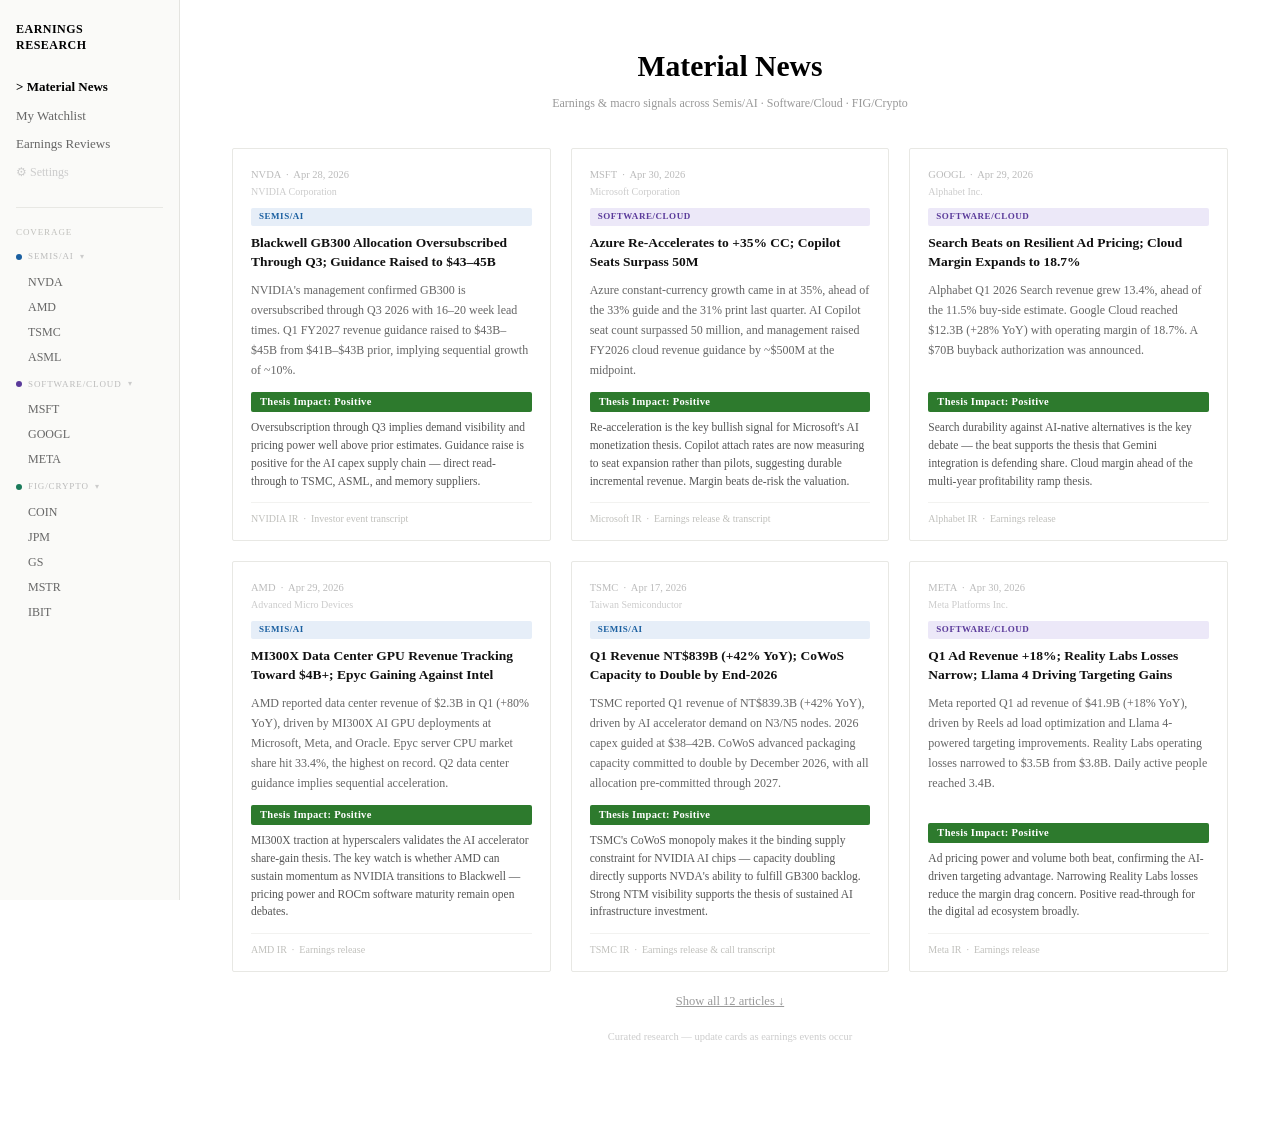
<file: index.html>
<!DOCTYPE html>
<html lang="en">
<head>
  <meta charset="UTF-8"/>
  <meta name="viewport" content="width=device-width, initial-scale=1.0"/>
  <title>Earnings Research Dashboard — Material News</title>
  <link rel="stylesheet" href="styles.css"/>
</head>
<body>

<aside id="sidebar">
  <div class="sidebar-logo">Earnings<br>Research</div>
  <ul class="sidebar-nav">
    <li><a href="index.html" class="active">Material News</a></li>
    <li><a href="watchlist.html">My Watchlist</a></li>
    <li><a href="earnings-reviews.html">Earnings Reviews</a></li>
    <li><a href="settings.html" style="color:#ccc;font-size:12px">⚙ Settings</a></li>
  </ul>
  <hr class="sidebar-divider"/>
  <div class="sidebar-section-label">Coverage</div>
  <div id="sidebar-wl-links"></div>
</aside>

<main id="main">
  <h1 class="page-title">Material News</h1>
  <p class="page-subtitle-center">Earnings &amp; macro signals across Semis/AI · Software/Cloud · FIG/Crypto</p>

  <div class="news-grid" id="news-grid">

    <div class="news-card">
      <div class="nc-meta">NVDA &nbsp;·&nbsp; Apr 28, 2026</div>
      <div class="nc-company">NVIDIA Corporation</div>
      <span class="sector-badge sector-semis">Semis/AI</span>
      <div class="nc-headline">Blackwell GB300 Allocation Oversubscribed Through Q3; Guidance Raised to $43–45B</div>
      <p class="nc-summary">NVIDIA's management confirmed GB300 is oversubscribed through Q3 2026 with 16–20 week lead times. Q1 FY2027 revenue guidance raised to $43B–$45B from $41B–$43B prior, implying sequential growth of ~10%.</p>
      <span class="thesis-label thesis-positive">Thesis Impact: Positive</span>
      <p class="nc-impact">Oversubscription through Q3 implies demand visibility and pricing power well above prior estimates. Guidance raise is positive for the AI capex supply chain — direct read-through to TSMC, ASML, and memory suppliers.</p>
      <div class="nc-source">NVIDIA IR &nbsp;·&nbsp; Investor event transcript</div>
    </div>

    <div class="news-card">
      <div class="nc-meta">MSFT &nbsp;·&nbsp; Apr 30, 2026</div>
      <div class="nc-company">Microsoft Corporation</div>
      <span class="sector-badge sector-software">Software/Cloud</span>
      <div class="nc-headline">Azure Re-Accelerates to +35% CC; Copilot Seats Surpass 50M</div>
      <p class="nc-summary">Azure constant-currency growth came in at 35%, ahead of the 33% guide and the 31% print last quarter. AI Copilot seat count surpassed 50 million, and management raised FY2026 cloud revenue guidance by ~$500M at the midpoint.</p>
      <span class="thesis-label thesis-positive">Thesis Impact: Positive</span>
      <p class="nc-impact">Re-acceleration is the key bullish signal for Microsoft's AI monetization thesis. Copilot attach rates are now measuring to seat expansion rather than pilots, suggesting durable incremental revenue. Margin beats de-risk the valuation.</p>
      <div class="nc-source">Microsoft IR &nbsp;·&nbsp; Earnings release &amp; transcript</div>
    </div>

    <div class="news-card">
      <div class="nc-meta">GOOGL &nbsp;·&nbsp; Apr 29, 2026</div>
      <div class="nc-company">Alphabet Inc.</div>
      <span class="sector-badge sector-software">Software/Cloud</span>
      <div class="nc-headline">Search Beats on Resilient Ad Pricing; Cloud Margin Expands to 18.7%</div>
      <p class="nc-summary">Alphabet Q1 2026 Search revenue grew 13.4%, ahead of the 11.5% buy-side estimate. Google Cloud reached $12.3B (+28% YoY) with operating margin of 18.7%. A $70B buyback authorization was announced.</p>
      <span class="thesis-label thesis-positive">Thesis Impact: Positive</span>
      <p class="nc-impact">Search durability against AI-native alternatives is the key debate — the beat supports the thesis that Gemini integration is defending share. Cloud margin ahead of the multi-year profitability ramp thesis.</p>
      <div class="nc-source">Alphabet IR &nbsp;·&nbsp; Earnings release</div>
    </div>

    <div class="news-card">
      <div class="nc-meta">AMD &nbsp;·&nbsp; Apr 29, 2026</div>
      <div class="nc-company">Advanced Micro Devices</div>
      <span class="sector-badge sector-semis">Semis/AI</span>
      <div class="nc-headline">MI300X Data Center GPU Revenue Tracking Toward $4B+; Epyc Gaining Against Intel</div>
      <p class="nc-summary">AMD reported data center revenue of $2.3B in Q1 (+80% YoY), driven by MI300X AI GPU deployments at Microsoft, Meta, and Oracle. Epyc server CPU market share hit 33.4%, the highest on record. Q2 data center guidance implies sequential acceleration.</p>
      <span class="thesis-label thesis-positive">Thesis Impact: Positive</span>
      <p class="nc-impact">MI300X traction at hyperscalers validates the AI accelerator share-gain thesis. The key watch is whether AMD can sustain momentum as NVIDIA transitions to Blackwell — pricing power and ROCm software maturity remain open debates.</p>
      <div class="nc-source">AMD IR &nbsp;·&nbsp; Earnings release</div>
    </div>

    <div class="news-card">
      <div class="nc-meta">TSMC &nbsp;·&nbsp; Apr 17, 2026</div>
      <div class="nc-company">Taiwan Semiconductor</div>
      <span class="sector-badge sector-semis">Semis/AI</span>
      <div class="nc-headline">Q1 Revenue NT$839B (+42% YoY); CoWoS Capacity to Double by End-2026</div>
      <p class="nc-summary">TSMC reported Q1 revenue of NT$839.3B (+42% YoY), driven by AI accelerator demand on N3/N5 nodes. 2026 capex guided at $38–42B. CoWoS advanced packaging capacity committed to double by December 2026, with all allocation pre-committed through 2027.</p>
      <span class="thesis-label thesis-positive">Thesis Impact: Positive</span>
      <p class="nc-impact">TSMC's CoWoS monopoly makes it the binding supply constraint for NVIDIA AI chips — capacity doubling directly supports NVDA's ability to fulfill GB300 backlog. Strong NTM visibility supports the thesis of sustained AI infrastructure investment.</p>
      <div class="nc-source">TSMC IR &nbsp;·&nbsp; Earnings release &amp; call transcript</div>
    </div>

    <div class="news-card">
      <div class="nc-meta">META &nbsp;·&nbsp; Apr 30, 2026</div>
      <div class="nc-company">Meta Platforms Inc.</div>
      <span class="sector-badge sector-software">Software/Cloud</span>
      <div class="nc-headline">Q1 Ad Revenue +18%; Reality Labs Losses Narrow; Llama 4 Driving Targeting Gains</div>
      <p class="nc-summary">Meta reported Q1 ad revenue of $41.9B (+18% YoY), driven by Reels ad load optimization and Llama 4-powered targeting improvements. Reality Labs operating losses narrowed to $3.5B from $3.8B. Daily active people reached 3.4B.</p>
      <span class="thesis-label thesis-positive">Thesis Impact: Positive</span>
      <p class="nc-impact">Ad pricing power and volume both beat, confirming the AI-driven targeting advantage. Narrowing Reality Labs losses reduce the margin drag concern. Positive read-through for the digital ad ecosystem broadly.</p>
      <div class="nc-source">Meta IR &nbsp;·&nbsp; Earnings release</div>
    </div>

    <!-- Hidden cards -->
    <div class="news-card hidden-card" style="display:none">
      <div class="nc-meta">ASML &nbsp;·&nbsp; Apr 16, 2026</div>
      <div class="nc-company">ASML Holding</div>
      <span class="sector-badge sector-semis">Semis/AI</span>
      <div class="nc-headline">Q1 Bookings €3.9B; High-NA EUV First Wafers at TSMC Confirmed for H2 2026</div>
      <p class="nc-summary">ASML reported Q1 net bookings of €3.9B, with High-NA EUV (EXE:5000) on track for first production wafers at TSMC in H2 2026. Management reiterated 2025-26 revenue guidance of €30–40B, citing solid backlog from AI-driven demand for leading-edge nodes.</p>
      <span class="thesis-label thesis-positive">Thesis Impact: Positive</span>
      <p class="nc-impact">High-NA milestone confirms the roadmap for 2nm-and-below chip manufacturing, underpinning ASML's irreplaceable position in the AI supply chain. China export restriction headwind (~29% of prior revenue) remains the key risk to monitor.</p>
      <div class="nc-source">ASML IR &nbsp;·&nbsp; Earnings release</div>
    </div>

    <div class="news-card hidden-card" style="display:none">
      <div class="nc-meta">COIN &nbsp;·&nbsp; May 8, 2026</div>
      <div class="nc-company">Coinbase Global Inc.</div>
      <span class="sector-badge sector-fig">FIG/Crypto</span>
      <div class="nc-headline">Q1 Transaction Revenue Beats on BTC ETF Flows; Base L2 TVL Hits $3.2B</div>
      <p class="nc-summary">Coinbase Q1 net revenue of $2.0B beat consensus by 12%, driven by elevated crypto trading volumes amid Bitcoin ETF institutional inflows. Base Layer-2 total value locked reached $3.2B. USDC stablecoin revenue of $285M grew 18% QoQ.</p>
      <span class="thesis-label thesis-neutral">Thesis Impact: Watch</span>
      <p class="nc-impact">The beat confirms Coinbase's leverage to crypto cycle upswings, but sustainability depends on BTC ETF flow continuation. USDC and Base L2 are the recurring-revenue building blocks to watch — they reduce (but don't eliminate) the vol dependency.</p>
      <div class="nc-source">Coinbase IR &nbsp;·&nbsp; Earnings release</div>
    </div>

    <div class="news-card hidden-card" style="display:none">
      <div class="nc-meta">JPM &nbsp;·&nbsp; Apr 11, 2026</div>
      <div class="nc-company">JPMorgan Chase &amp; Co.</div>
      <span class="sector-badge sector-fig">FIG/Crypto</span>
      <div class="nc-headline">Q1 NII Beats on Deposit Repricing; IB Fees Up 12% on M&amp;A Pipeline Build</div>
      <p class="nc-summary">JPMorgan Q1 net interest income of $23.4B beat estimates by $600M as deposit repricing proved more resilient than feared. Investment banking fees of $2.1B grew 12% YoY, led by M&amp;A advisory recovery. CET1 ratio at 15.3%, well above regulatory requirements.</p>
      <span class="thesis-label thesis-positive">Thesis Impact: Positive</span>
      <p class="nc-impact">NII resilience removes a key near-term bear case. IB pipeline recovery is early but directionally positive for the capital markets normalization thesis. Watch credit card delinquency trends in Q2 as the leading indicator of consumer health.</p>
      <div class="nc-source">JPMorgan IR &nbsp;·&nbsp; Earnings press release</div>
    </div>

    <div class="news-card hidden-card" style="display:none">
      <div class="nc-meta">GS &nbsp;·&nbsp; Apr 14, 2026</div>
      <div class="nc-company">Goldman Sachs Group</div>
      <span class="sector-badge sector-fig">FIG/Crypto</span>
      <div class="nc-headline">Q1 FICC Revenue Beats at $4.7B; Equity Underwriting Strongest Since 2021</div>
      <p class="nc-summary">Goldman Sachs Q1 net revenues of $14.2B beat consensus by 8%, driven by FICC revenues of $4.7B (+15% YoY) on rates and FX volatility. Equity underwriting of $900M was the strongest quarter since 2021, reflecting the reopening IPO calendar. ROE of 14.3%.</p>
      <span class="thesis-label thesis-positive">Thesis Impact: Positive</span>
      <p class="nc-impact">FICC strength confirms GS's positioning advantage in the current vol environment. Equity underwriting recovery is an early read on the IB normalization cycle — if sustained, it de-risks the bull case that advisory fees will recover materially in H2 2026.</p>
      <div class="nc-source">Goldman Sachs IR &nbsp;·&nbsp; Earnings release</div>
    </div>

    <div class="news-card hidden-card" style="display:none">
      <div class="nc-meta">MSTR &nbsp;·&nbsp; May 1, 2026</div>
      <div class="nc-company">MicroStrategy Inc. (Strategy)</div>
      <span class="sector-badge sector-fig">FIG/Crypto</span>
      <div class="nc-headline">BTC Holdings Reach 553,555 Coins; Bitcoin Yield Tracks +74% YTD Through Q1 2026</div>
      <p class="nc-summary">Strategy (formerly MicroStrategy) reported Q1 2026 with total Bitcoin holdings of 553,555 BTC acquired at an average cost of ~$68,459 per coin. The company's proprietary "Bitcoin yield" KPI — tracking BTC per diluted share growth — printed +74% YTD. Software revenue of $111M was approximately flat year-over-year.</p>
      <span class="thesis-label thesis-positive">Thesis Impact: Positive</span>
      <p class="nc-impact">Bitcoin yield acceleration confirms management's ATM-funded accumulation strategy is adding BTC per share faster than dilution. Premium to NAV of ~1.5× remains elevated — the key debate is whether that premium is justified by the optionality of the perpetual Bitcoin accumulation machine or is a valuation risk in a BTC downturn.</p>
      <div class="nc-source">Strategy IR &nbsp;·&nbsp; Earnings release &amp; BTC tracker</div>
    </div>

    <div class="news-card hidden-card" style="display:none">
      <div class="nc-meta">IBIT &nbsp;·&nbsp; May 12, 2026</div>
      <div class="nc-company">iShares Bitcoin Trust ETF</div>
      <span class="sector-badge sector-fig">FIG/Crypto</span>
      <div class="nc-headline">IBIT AUM Crosses $50B; Cumulative Net Inflows Exceed $40B Since Jan 2024 Launch</div>
      <p class="nc-summary">BlackRock's iShares Bitcoin Trust (IBIT) surpassed $50B in assets under management, driven by sustained institutional inflows from pension funds, RIAs, and endowments. Daily average net flows of ~$150M track closely with BTC price momentum. IBIT now holds approximately 575,000 BTC on behalf of shareholders.</p>
      <span class="thesis-label thesis-positive">Thesis Impact: Positive</span>
      <p class="nc-impact">IBIT daily flow data is one of the most reliable leading indicators for near-term BTC price pressure and institutional crypto risk appetite. Sustained positive flows signal continued institutional adoption — a secular tailwind for the entire FIG/Crypto coverage group. Watch for any reversal in flows as the key bear signal.</p>
      <div class="nc-source">BlackRock iShares &nbsp;·&nbsp; Daily AUM disclosure</div>
    </div>

  </div>

  <div class="show-more">
    <a id="show-more-btn" data-open="false">Show all 12 articles ↓</a>
  </div>
  <p class="last-updated">Curated research — update cards as earnings events occur</p>

</main>

<script src="config.js"></script>
<script src="api.js"></script>
<script src="app.js"></script>
<script>
document.addEventListener('DOMContentLoaded', () => { renderSidebarWatchlist(); });
</script>
</body>
</html>
</file>
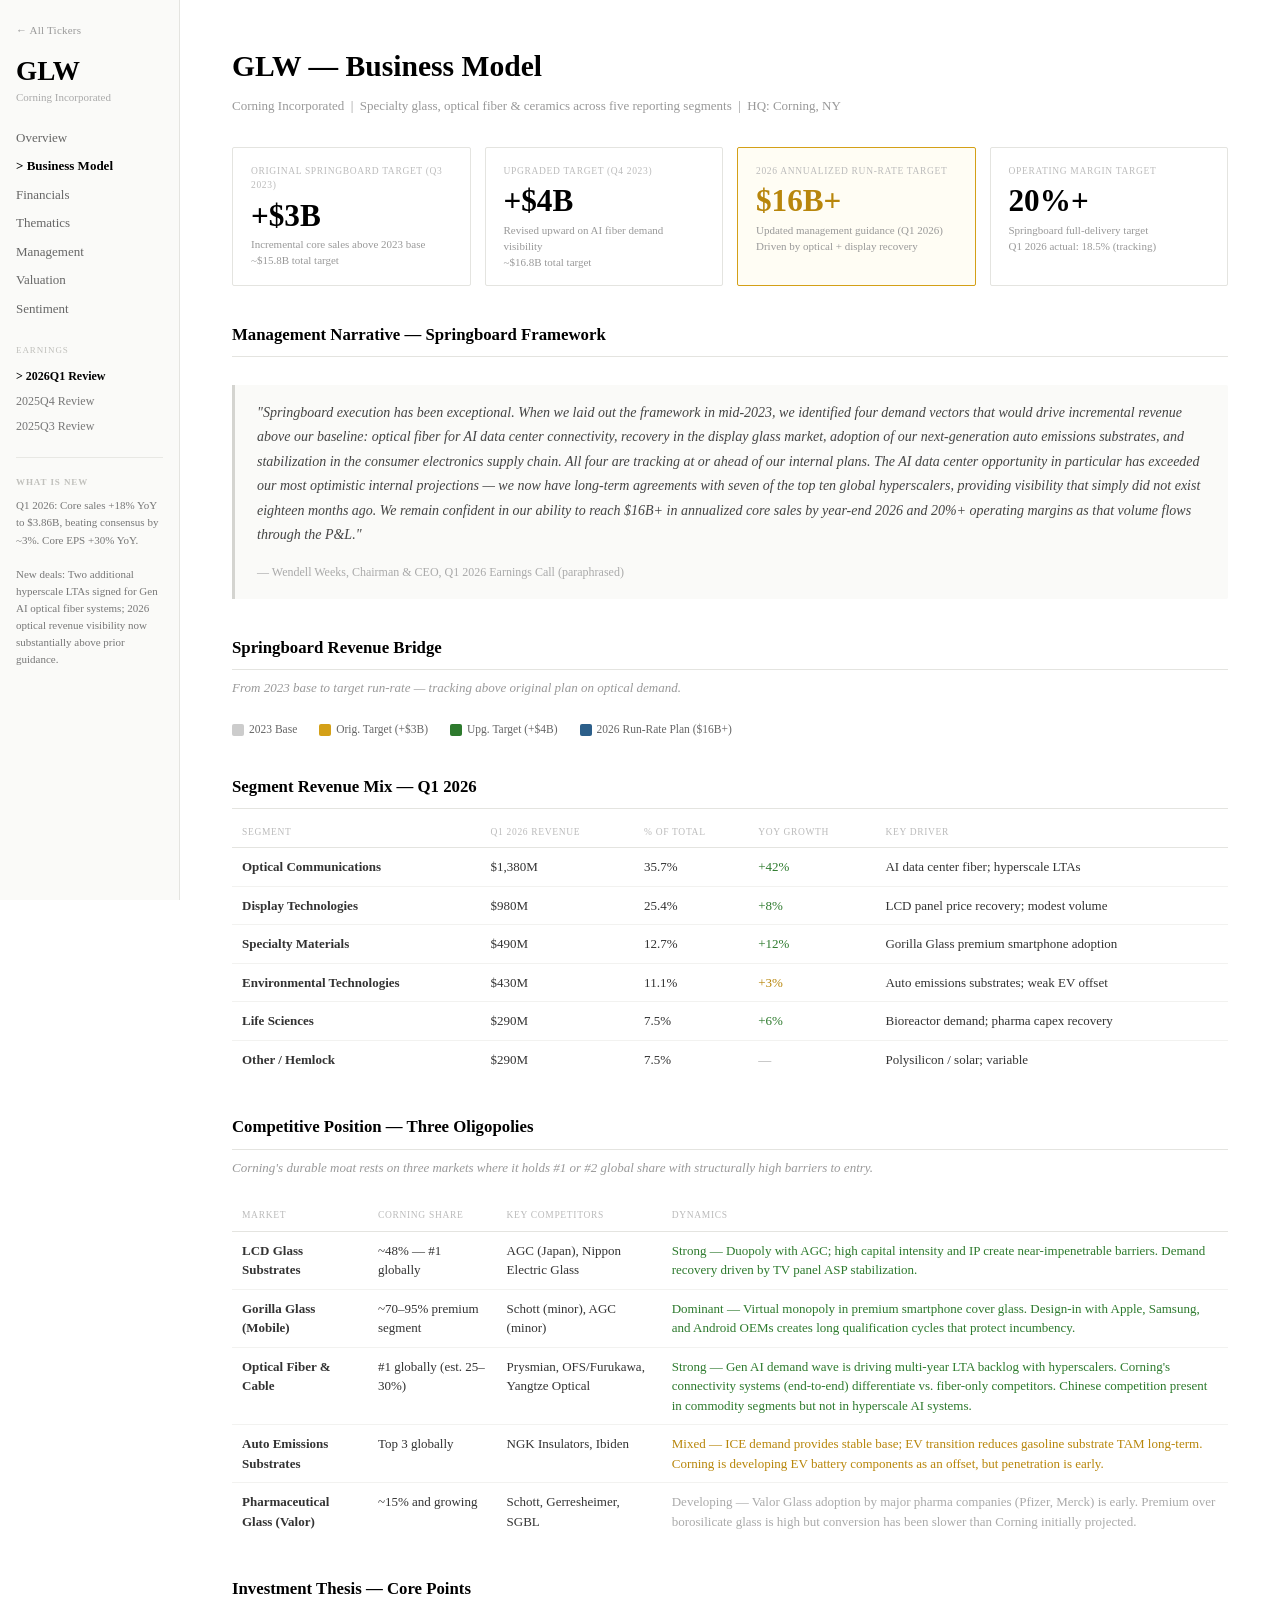
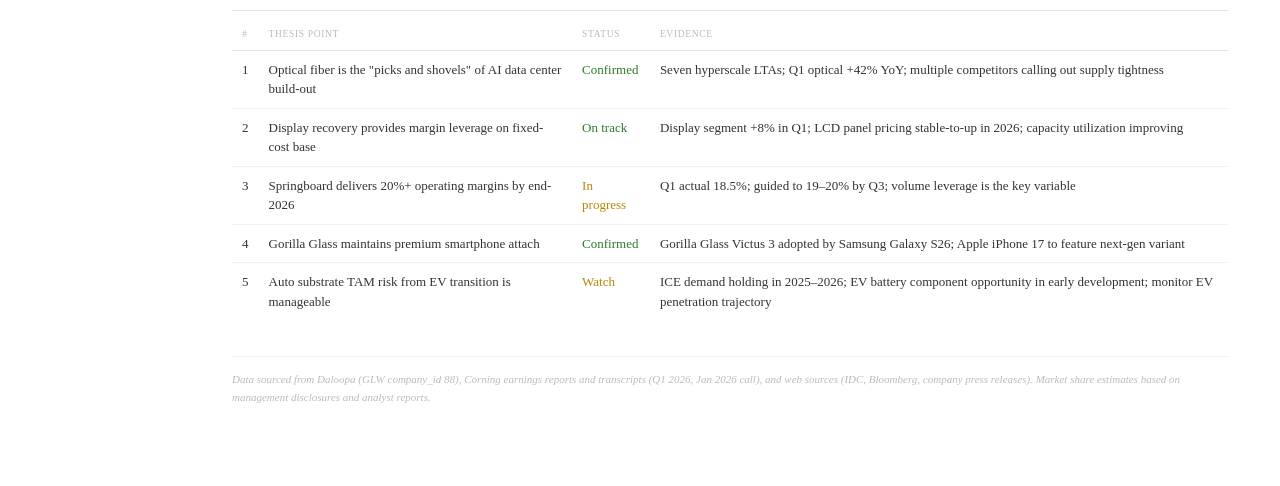
<file: business-model-glw.html>
<!DOCTYPE html>
<html lang="en">
<head>
  <meta charset="UTF-8"/>
  <meta name="viewport" content="width=device-width, initial-scale=1.0"/>
  <title>GLW — Business Model</title>
  <link rel="stylesheet" href="styles.css"/>
</head>
<body>

<!-- ── Sidebar ──────────────────────────────────────────────────────── -->
<aside id="sidebar">
  <a href="index.html" class="sidebar-back">&larr; All Tickers</a>

  <div class="sidebar-ticker">GLW</div>
  <div class="sidebar-company">Corning Incorporated</div>

  <ul class="sidebar-nav">
    <li><a href="#">Overview</a></li>
    <li><a href="business-model-glw.html" class="active">Business Model</a></li>
    <li><a href="#">Financials</a></li>
    <li><a href="#">Thematics</a></li>
    <li><a href="#">Management</a></li>
    <li><a href="#">Valuation</a></li>
    <li><a href="#">Sentiment</a></li>
  </ul>

  <div class="sidebar-section-label">Earnings</div>
  <ul class="sidebar-earnings-links">
    <li><a href="review-googl.html" class="active">&gt; 2026Q1 Review</a></li>
    <li><a href="#">2025Q4 Review</a></li>
    <li><a href="#">2025Q3 Review</a></li>
  </ul>

  <hr class="sidebar-divider"/>
  <div class="sidebar-what-is-new">
    <h4>What Is New</h4>
    <p>
      Q1 2026: Core sales +18% YoY to $3.86B, beating consensus by ~3%. Core EPS +30% YoY. <br><br>
      New deals: Two additional hyperscale LTAs signed for Gen AI optical fiber systems; 2026 optical revenue visibility now substantially above prior guidance.
    </p>
  </div>
</aside>

<!-- ── Main ─────────────────────────────────────────────────────────── -->
<main id="main">

  <h1 class="preview-title">GLW — Business Model</h1>
  <p class="preview-subtitle">
    Corning Incorporated &nbsp;|&nbsp; Specialty glass, optical fiber &amp; ceramics across five reporting segments &nbsp;|&nbsp; HQ: Corning, NY
  </p>

  <!-- Springboard KPIs -->
  <div class="kpi-grid">
    <div class="kpi-card">
      <div class="kpi-label">Original Springboard Target (Q3 2023)</div>
      <div class="kpi-value">+$3B</div>
      <div class="kpi-desc">Incremental core sales above 2023 base<br>~$15.8B total target</div>
    </div>
    <div class="kpi-card">
      <div class="kpi-label">Upgraded Target (Q4 2023)</div>
      <div class="kpi-value">+$4B</div>
      <div class="kpi-desc">Revised upward on AI fiber demand visibility<br>~$16.8B total target</div>
    </div>
    <div class="kpi-card highlight">
      <div class="kpi-label">2026 Annualized Run-Rate Target</div>
      <div class="kpi-value gold">$16B+</div>
      <div class="kpi-desc">Updated management guidance (Q1 2026)<br>Driven by optical + display recovery</div>
    </div>
    <div class="kpi-card">
      <div class="kpi-label">Operating Margin Target</div>
      <div class="kpi-value">20%+</div>
      <div class="kpi-desc">Springboard full-delivery target<br>Q1 2026 actual: 18.5% (tracking)</div>
    </div>
  </div>

  <!-- Management narrative -->
  <div class="section-header">Management Narrative — Springboard Framework</div>
  <div class="exec-summary">
    <p>
      "Springboard execution has been exceptional. When we laid out the framework in mid-2023, we identified four demand vectors that would drive incremental revenue above our baseline: optical fiber for AI data center connectivity, recovery in the display glass market, adoption of our next-generation auto emissions substrates, and stabilization in the consumer electronics supply chain. All four are tracking at or ahead of our internal plans. The AI data center opportunity in particular has exceeded our most optimistic internal projections — we now have long-term agreements with seven of the top ten global hyperscalers, providing visibility that simply did not exist eighteen months ago. We remain confident in our ability to reach $16B+ in annualized core sales by year-end 2026 and 20%+ operating margins as that volume flows through the P&amp;L."
    </p>
    <p style="margin-top:14px;font-size:12px;color:#aaa;font-style:normal">
      — Wendell Weeks, Chairman &amp; CEO, Q1 2026 Earnings Call (paraphrased)
    </p>
  </div>

  <!-- Revenue bridge chart -->
  <div class="section-header">Springboard Revenue Bridge</div>
  <p class="section-sub">From 2023 base to target run-rate — tracking above original plan on optical demand.</p>
  <div class="chart-legend">
    <span><span class="legend-swatch" style="background:#ccc"></span>2023 Base</span>
    <span><span class="legend-swatch" style="background:#d4a017"></span>Orig. Target (+$3B)</span>
    <span><span class="legend-swatch" style="background:#2d7a2d"></span>Upg. Target (+$4B)</span>
    <span><span class="legend-swatch" style="background:#2c5f8a"></span>2026 Run-Rate Plan ($16B+)</span>
  </div>
  <div class="chart-wrap">
    <div id="springboard-chart"></div>
  </div>

  <!-- Five segments overview -->
  <div class="section-header">Segment Revenue Mix — Q1 2026</div>
  <div class="table-wrap">
    <table>
      <thead>
        <tr>
          <th>Segment</th>
          <th>Q1 2026 Revenue</th>
          <th>% of Total</th>
          <th>YoY Growth</th>
          <th>Key Driver</th>
        </tr>
      </thead>
      <tbody>
        <tr>
          <td><strong>Optical Communications</strong></td>
          <td>$1,380M</td>
          <td>35.7%</td>
          <td class="c-pos">+42%</td>
          <td>AI data center fiber; hyperscale LTAs</td>
        </tr>
        <tr>
          <td><strong>Display Technologies</strong></td>
          <td>$980M</td>
          <td>25.4%</td>
          <td class="c-pos">+8%</td>
          <td>LCD panel price recovery; modest volume</td>
        </tr>
        <tr>
          <td><strong>Specialty Materials</strong></td>
          <td>$490M</td>
          <td>12.7%</td>
          <td class="c-pos">+12%</td>
          <td>Gorilla Glass premium smartphone adoption</td>
        </tr>
        <tr>
          <td><strong>Environmental Technologies</strong></td>
          <td>$430M</td>
          <td>11.1%</td>
          <td class="c-watch">+3%</td>
          <td>Auto emissions substrates; weak EV offset</td>
        </tr>
        <tr>
          <td><strong>Life Sciences</strong></td>
          <td>$290M</td>
          <td>7.5%</td>
          <td class="c-pos">+6%</td>
          <td>Bioreactor demand; pharma capex recovery</td>
        </tr>
        <tr>
          <td><strong>Other / Hemlock</strong></td>
          <td>$290M</td>
          <td>7.5%</td>
          <td class="c-mute">—</td>
          <td>Polysilicon / solar; variable</td>
        </tr>
      </tbody>
    </table>
  </div>

  <!-- Competitive position -->
  <div class="section-header">Competitive Position — Three Oligopolies</div>
  <p class="section-sub">Corning's durable moat rests on three markets where it holds #1 or #2 global share with structurally high barriers to entry.</p>

  <div class="table-wrap">
    <table>
      <thead>
        <tr>
          <th>Market</th>
          <th>Corning Share</th>
          <th>Key Competitors</th>
          <th>Dynamics</th>
        </tr>
      </thead>
      <tbody>
        <tr>
          <td><strong>LCD Glass Substrates</strong></td>
          <td>~48% — #1 globally</td>
          <td>AGC (Japan), Nippon Electric Glass</td>
          <td class="c-pos">Strong — Duopoly with AGC; high capital intensity and IP create near-impenetrable barriers. Demand recovery driven by TV panel ASP stabilization.</td>
        </tr>
        <tr>
          <td><strong>Gorilla Glass (Mobile)</strong></td>
          <td>~70–95% premium segment</td>
          <td>Schott (minor), AGC (minor)</td>
          <td class="c-pos">Dominant — Virtual monopoly in premium smartphone cover glass. Design-in with Apple, Samsung, and Android OEMs creates long qualification cycles that protect incumbency.</td>
        </tr>
        <tr>
          <td><strong>Optical Fiber &amp; Cable</strong></td>
          <td>#1 globally (est. 25–30%)</td>
          <td>Prysmian, OFS/Furukawa, Yangtze Optical</td>
          <td class="c-pos">Strong — Gen AI demand wave is driving multi-year LTA backlog with hyperscalers. Corning's connectivity systems (end-to-end) differentiate vs. fiber-only competitors. Chinese competition present in commodity segments but not in hyperscale AI systems.</td>
        </tr>
        <tr>
          <td><strong>Auto Emissions Substrates</strong></td>
          <td>Top 3 globally</td>
          <td>NGK Insulators, Ibiden</td>
          <td class="c-watch">Mixed — ICE demand provides stable base; EV transition reduces gasoline substrate TAM long-term. Corning is developing EV battery components as an offset, but penetration is early.</td>
        </tr>
        <tr>
          <td><strong>Pharmaceutical Glass (Valor)</strong></td>
          <td>~15% and growing</td>
          <td>Schott, Gerresheimer, SGBL</td>
          <td class="c-mute">Developing — Valor Glass adoption by major pharma companies (Pfizer, Merck) is early. Premium over borosilicate glass is high but conversion has been slower than Corning initially projected.</td>
        </tr>
      </tbody>
    </table>
  </div>

  <!-- Thesis summary -->
  <div class="section-header">Investment Thesis — Core Points</div>
  <div class="table-wrap">
    <table>
      <thead>
        <tr>
          <th>#</th>
          <th>Thesis Point</th>
          <th>Status</th>
          <th>Evidence</th>
        </tr>
      </thead>
      <tbody>
        <tr>
          <td>1</td>
          <td>Optical fiber is the "picks and shovels" of AI data center build-out</td>
          <td class="c-pos">Confirmed</td>
          <td>Seven hyperscale LTAs; Q1 optical +42% YoY; multiple competitors calling out supply tightness</td>
        </tr>
        <tr>
          <td>2</td>
          <td>Display recovery provides margin leverage on fixed-cost base</td>
          <td class="c-pos">On track</td>
          <td>Display segment +8% in Q1; LCD panel pricing stable-to-up in 2026; capacity utilization improving</td>
        </tr>
        <tr>
          <td>3</td>
          <td>Springboard delivers 20%+ operating margins by end-2026</td>
          <td class="c-watch">In progress</td>
          <td>Q1 actual 18.5%; guided to 19–20% by Q3; volume leverage is the key variable</td>
        </tr>
        <tr>
          <td>4</td>
          <td>Gorilla Glass maintains premium smartphone attach</td>
          <td class="c-pos">Confirmed</td>
          <td>Gorilla Glass Victus 3 adopted by Samsung Galaxy S26; Apple iPhone 17 to feature next-gen variant</td>
        </tr>
        <tr>
          <td>5</td>
          <td>Auto substrate TAM risk from EV transition is manageable</td>
          <td class="c-watch">Watch</td>
          <td>ICE demand holding in 2025–2026; EV battery component opportunity in early development; monitor EV penetration trajectory</td>
        </tr>
      </tbody>
    </table>
  </div>

  <p class="footer-note">
    Data sourced from Daloopa (GLW company_id 88), Corning earnings reports and transcripts (Q1 2026, Jan 2026 call),
    and web sources (IDC, Bloomberg, company press releases). Market share estimates based on management disclosures and analyst reports.
  </p>

</main>

<script src="app.js"></script>
</body>
</html>
</file>
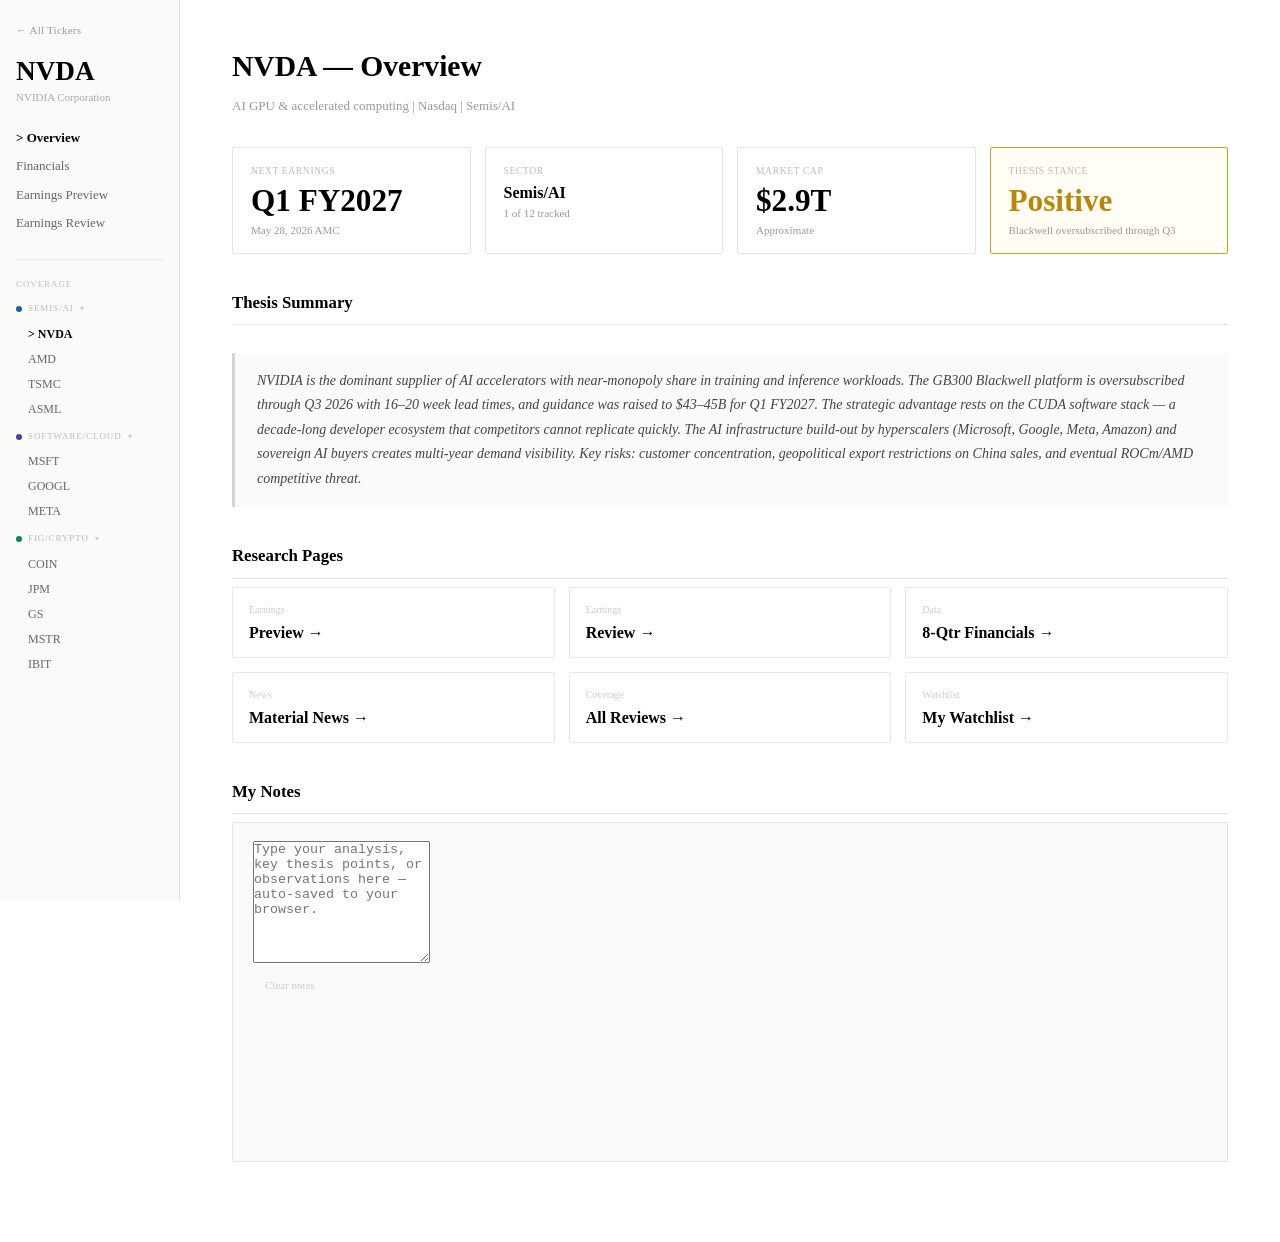
<file: company.html>
<!DOCTYPE html>
<html lang="en">
<head>
  <meta charset="UTF-8"/>
  <meta name="viewport" content="width=device-width, initial-scale=1.0"/>
  <title>Earnings Research Dashboard — Company Overview</title>
  <link rel="stylesheet" href="styles.css"/>
</head>
<body>

<aside id="sidebar">
  <a href="index.html" class="sidebar-back">&larr; All Tickers</a>

  <div class="sidebar-ticker" id="s-ticker">—</div>
  <div class="sidebar-company" id="s-company">Loading…</div>

  <ul class="sidebar-nav">
    <li><a href="#" class="active">Overview</a></li>
    <li><a href="#" id="s-fin">Financials</a></li>
    <li><a href="#" id="s-preview">Earnings Preview</a></li>
    <li><a href="#" id="s-review">Earnings Review</a></li>
  </ul>

  <hr class="sidebar-divider"/>
  <div class="sidebar-section-label">Coverage</div>
  <div id="sidebar-wl-links"></div>
</aside>

<main id="main">

  <h1 class="preview-title" id="m-title">Company Overview</h1>
  <p class="preview-subtitle" id="m-subtitle">Loading company information…</p>

  <div class="kpi-grid" id="m-kpis">
    <div class="kpi-card">
      <div class="kpi-label" id="kpi-next-label">Next Earnings</div>
      <div class="kpi-value" id="kpi-next">—</div>
      <div class="kpi-desc" id="kpi-date">—</div>
    </div>
    <div class="kpi-card">
      <div class="kpi-label">Sector</div>
      <div class="kpi-value" id="kpi-sector" style="font-size:1rem">—</div>
      <div class="kpi-desc" id="kpi-sector-desc">—</div>
    </div>
    <div class="kpi-card">
      <div class="kpi-label">Market Cap</div>
      <div class="kpi-value" id="kpi-mcap">—</div>
      <div class="kpi-desc">Approximate</div>
    </div>
    <div class="kpi-card highlight">
      <div class="kpi-label">Thesis Stance</div>
      <div class="kpi-value gold" id="kpi-stance">—</div>
      <div class="kpi-desc" id="kpi-stance-desc">—</div>
    </div>
  </div>

  <div class="section-header">Thesis Summary</div>
  <div class="exec-summary" id="m-thesis">
    <p id="m-thesis-text">Loading…</p>
  </div>

  <div class="section-header">Research Pages</div>
  <div style="display:grid;grid-template-columns:repeat(3,1fr);gap:14px;margin-top:4px">
    <a class="review-card" id="rc-preview" href="#" style="text-decoration:none">
      <div class="rc-quarter">Earnings</div>
      <div class="rc-ticker" style="font-size:1rem">Preview →</div>
    </a>
    <a class="review-card" id="rc-review" href="#" style="text-decoration:none">
      <div class="rc-quarter">Earnings</div>
      <div class="rc-ticker" style="font-size:1rem">Review →</div>
    </a>
    <a class="review-card" id="rc-financials" href="#" style="text-decoration:none">
      <div class="rc-quarter">Data</div>
      <div class="rc-ticker" style="font-size:1rem">8-Qtr Financials →</div>
    </a>
    <a class="review-card" href="index.html" style="text-decoration:none">
      <div class="rc-quarter">News</div>
      <div class="rc-ticker" style="font-size:1rem">Material News →</div>
    </a>
    <a class="review-card" href="earnings-reviews.html" style="text-decoration:none">
      <div class="rc-quarter">Coverage</div>
      <div class="rc-ticker" style="font-size:1rem">All Reviews →</div>
    </a>
    <a class="review-card" href="watchlist.html" style="text-decoration:none">
      <div class="rc-quarter">Watchlist</div>
      <div class="rc-ticker" style="font-size:1rem">My Watchlist →</div>
    </a>
  </div>

  <div class="section-header" style="margin-top:36px">My Notes</div>
  <div class="notes-editor">
    <textarea id="notes-ta" placeholder="Type your analysis, key thesis points, or observations here — auto-saved to your browser." rows="8"></textarea>
    <div style="display:flex;align-items:center;gap:12px;margin-top:8px">
      <span class="notes-status" id="notes-status"></span>
      <button class="notes-clear" id="notes-clear">Clear notes</button>
    </div>
  </div>

</main>

<script src="config.js"></script>
<script src="api.js"></script>
<script src="app.js"></script>
<script>
const OVERVIEW_DATA = {
  NVDA: {
    name: "NVIDIA Corporation",
    subtitle: "AI GPU & accelerated computing | Nasdaq | Semis/AI",
    next: "Q1 FY2027", date: "May 28, 2026 AMC",
    mcap: "$2.9T", stance: "Positive",
    stanceDesc: "Blackwell oversubscribed through Q3",
    thesis: "NVIDIA is the dominant supplier of AI accelerators with near-monopoly share in training and inference workloads. The GB300 Blackwell platform is oversubscribed through Q3 2026 with 16–20 week lead times, and guidance was raised to $43–45B for Q1 FY2027. The strategic advantage rests on the CUDA software stack — a decade-long developer ecosystem that competitors cannot replicate quickly. The AI infrastructure build-out by hyperscalers (Microsoft, Google, Meta, Amazon) and sovereign AI buyers creates multi-year demand visibility. Key risks: customer concentration, geopolitical export restrictions on China sales, and eventual ROCm/AMD competitive threat.",
  },
  AMD: {
    name: "Advanced Micro Devices",
    subtitle: "CPUs, GPUs & adaptive computing | Nasdaq | Semis/AI",
    next: "Q2 2026", date: "Jul 29, 2026 AMC",
    mcap: "$255B", stance: "Positive",
    stanceDesc: "MI300X share gains + Epyc at 33%",
    thesis: "AMD is the primary challenger to NVIDIA in AI accelerators and Intel in server CPUs. MI300X data center GPU revenue is tracking toward $4B+ in 2026 with deployments at Microsoft, Meta, and Oracle. Epyc server CPU market share hit a record 33.4%, benefiting from Intel's execution missteps. The bull thesis requires AMD to sustain MI300X momentum through NVIDIA's Blackwell transition and to continue ROCm software investment to close the developer experience gap. The valuation is less demanding than NVIDIA, offering a risk-adjusted way to play AI infrastructure share gains.",
  },
  TSMC: {
    name: "Taiwan Semiconductor",
    subtitle: "Pure-play foundry — world's leading chipmaker | NYSE:TSM | Semis/AI",
    next: "Q2 2026", date: "Jul 17, 2026",
    mcap: "$870B", stance: "Positive",
    stanceDesc: "CoWoS monopoly + N3/N5 AI demand",
    thesis: "TSMC is the binding supply constraint for the global AI chip ecosystem — NVIDIA, AMD, Apple, and Qualcomm all depend on TSMC's leading-edge N3/N5 nodes and CoWoS advanced packaging. Q1 2026 revenue grew 42% YoY to NT$839B. CoWoS capacity is committed to double by end-2026, with all allocation pre-sold through 2027. The 2026 capex guide of $38–42B signals sustained investment in the AI supply chain. Key risks: geopolitical exposure (Taiwan concentration), customer concentration (Apple ~25% of revenue), and the eventual ramp of Intel Foundry as a potential alternative.",
  },
  ASML: {
    name: "ASML Holding",
    subtitle: "Lithography equipment — sole EUV supplier | Nasdaq | Semis/AI",
    next: "Q2 2026", date: "Jul 16, 2026",
    mcap: "$295B", stance: "Positive",
    stanceDesc: "EUV monopoly; High-NA milestone H2",
    thesis: "ASML holds a natural monopoly on EUV lithography — the only technology capable of manufacturing chips at 5nm and below. There is no credible near-term competitor. The High-NA EUV (EXE:5000) system is on track for first production wafers at TSMC in H2 2026, unlocking 2nm-and-below nodes. Q1 2026 net bookings of €3.9B support the 2025–26 revenue guidance of €30–40B. The primary risk is the China export restriction headwind (~29% of prior revenue), which creates near-term revenue uncertainty. Long-term, the AI-driven demand for leading-edge chips makes ASML structurally irreplaceable.",
  },
  MSFT: {
    name: "Microsoft Corporation",
    subtitle: "Cloud, productivity software & AI | Nasdaq | Software/Cloud",
    next: "Q4 FY2026", date: "Jul 30, 2026 AMC",
    mcap: "$3.1T", stance: "Positive",
    stanceDesc: "Azure re-accel + Copilot 50M seats",
    thesis: "Microsoft is the most diversified AI monetization play in large-cap tech. Azure re-accelerated to 35% constant-currency growth in Q3 FY2026, and Copilot seat counts surpassed 50M — signaling conversion from pilot to paid. The combination of enterprise software lock-in (Office 365, Teams, Dynamics), cloud infrastructure, and AI assistant products creates three compounding revenue streams. Operating margin expansion is tracking above consensus as AI workloads carry higher gross margins. Key risks: antitrust scrutiny of the OpenAI partnership, Azure growth sustainability against the law of large numbers, and competitive intensity from AWS and Google Cloud.",
  },
  GOOGL: {
    name: "Alphabet Inc.",
    subtitle: "Search, cloud & digital advertising | Nasdaq | Software/Cloud",
    next: "Q2 2026", date: "Jul 29, 2026 AMC",
    mcap: "$2.1T", stance: "Positive",
    stanceDesc: "Search resilient + Cloud margin 18.7%",
    thesis: "Alphabet's bull thesis rests on two pillars: Search durability against AI-native alternatives and Google Cloud margin expansion. Q1 2026 Search revenue grew 13.4% — ahead of buy-side estimates — suggesting Gemini integration is defending share rather than cannibalizing it. Google Cloud reached $12.3B (+28% YoY) with 18.7% operating margin, ahead of the multi-year profitability ramp thesis. The $70B buyback authorization signals management confidence. Key risks: AI search disruption risk (Perplexity, ChatGPT Search), antitrust remedies from DOJ suit, and YouTube monetization growth deceleration.",
  },
  META: {
    name: "Meta Platforms Inc.",
    subtitle: "Social media & digital advertising | Nasdaq | Software/Cloud",
    next: "Q2 2026", date: "Jul 30, 2026 AMC",
    mcap: "$1.5T", stance: "Positive",
    stanceDesc: "Ad +18%, Llama 4 targeting gains",
    thesis: "Meta is the most capital-efficient large-cap AI compounder — Llama 4-powered ad targeting improvements are directly monetizable through higher CPMs and better conversion rates. Q1 2026 ad revenue grew 18% to $41.9B, with both pricing and volume beating consensus. Reality Labs operating losses narrowed to $3.5B, reducing the margin drag concern. With 3.4B daily active people, the audience scale is a durable advantage. Key risks: regulatory pressure in Europe, advertiser concentration risk, and the open question of whether heavy AI capex ($60–65B guide) will generate sufficient returns.",
  },
  COIN: {
    name: "Coinbase Global Inc.",
    subtitle: "Crypto exchange & infrastructure | Nasdaq | FIG/Crypto",
    next: "Q2 2026", date: "Aug 6, 2026 AMC",
    mcap: "$65B", stance: "Watch",
    stanceDesc: "BTC ETF leverage; Base L2 building",
    thesis: "Coinbase is the highest-beta way to play crypto cycle upswings in large-cap equities. Q1 2026 net revenue of $2.0B beat consensus by 12%, driven by elevated trading volumes tied to Bitcoin ETF institutional inflows. USDC stablecoin revenue ($285M, +18% QoQ) and Base Layer-2 TVL ($3.2B) represent the recurring-revenue building blocks that could reduce vol dependency over time. The bear case is that transaction revenue remains cyclical and mean-reverts sharply in a crypto bear market. Watch BTC ETF flow continuation, regulatory clarity, and Base L2 adoption as the three key thesis monitors.",
  },
  JPM: {
    name: "JPMorgan Chase & Co.",
    subtitle: "Largest US bank — consumer, IB & markets | NYSE | FIG/Crypto",
    next: "Q2 2026", date: "Jul 11, 2026 BMO",
    mcap: "$760B", stance: "Positive",
    stanceDesc: "NII resilient; IB fees recovering",
    thesis: "JPMorgan is the premier risk-adjusted way to own the US financial system. Q1 2026 NII of $23.4B beat estimates by $600M as deposit repricing proved more resilient than feared — removing a key near-term bear case. Investment banking fees of $2.1B grew 12% YoY, led by M&A advisory recovery from the 2022–23 drought. CET1 of 15.3% is well above regulatory requirements, supporting buybacks. Key risks: credit card delinquency deterioration as the leading consumer health indicator, rate cut timing impact on deposit spreads, and commercial real estate credit quality.",
  },
  GS: {
    name: "Goldman Sachs Group",
    subtitle: "Investment bank — trading, IB & asset management | NYSE | FIG/Crypto",
    next: "Q2 2026", date: "Jul 14, 2026 BMO",
    mcap: "$210B", stance: "Positive",
    stanceDesc: "FICC $4.7B; equities best since 2021",
    thesis: "Goldman Sachs is the highest-quality pure-play on capital markets normalization and institutional trading activity. Q1 2026 net revenues of $14.2B beat consensus by 8%, driven by FICC revenues of $4.7B (+15% YoY) on rates and FX volatility. Equity underwriting of $900M was the best since 2021, reflecting IPO calendar reopening. ROE of 14.3% is tracking toward management's 15–17% medium-term target. Key risks: trading revenue vol dependency (FICC strength is cycle-sensitive), asset management fee growth sustainability, and whether the IB normalization cycle sustains into H2 2026.",
  },
  MSTR: {
    name: "MicroStrategy Inc. (Strategy)",
    subtitle: "Bitcoin treasury company & business intelligence software | Nasdaq | FIG/Crypto",
    kpiNextLabel: "BTC per Share",
    next: "~0.00232 BTC", date: "Bitcoin yield: +74% YTD (Q1 2026)",
    mcap: "~$95B", stance: "Speculative Long",
    stanceDesc: "Leveraged BTC proxy; ~1.5× NAV premium",
    thesis: "Strategy (formerly MicroStrategy) has evolved from a software company into a leveraged Bitcoin treasury vehicle. The core thesis: management continuously issues equity and converts-to-buy Bitcoin, measured by 'Bitcoin yield' (BTC per diluted share growth), which printed +74% YTD in Q1 2026. Total holdings reached 553,555 BTC at an average cost of ~$68,459/coin. The premium-to-NAV (~1.5×) reflects the optionality of perpetual BTC accumulation and the FOMO of institutional holders who cannot hold spot BTC directly. Key metrics to track: (1) Bitcoin yield — the core KPI, should be positive every quarter; (2) premium to NAV — compression is a warning sign; (3) ATM equity issuance pace — the funding mechanism for accumulation. Key risks: BTC price decline compresses NAV and may trigger margin issues on convertible debt; regulatory reclassification; and dilution if BTC yield cannot keep pace with share issuance.",
  },
  IBIT: {
    name: "iShares Bitcoin Trust ETF",
    subtitle: "Spot Bitcoin ETF — BlackRock | Nasdaq | FIG/Crypto",
    kpiNextLabel: "AUM",
    next: "$50B+", date: "Updated daily · iShares.com",
    mcap: "$50B+ (AUM-based)", stance: "BTC Proxy",
    stanceDesc: "Tracks spot BTC; fee 0.25%; no earnings",
    thesis: "IBIT is not a traditional equity — it holds spot Bitcoin on behalf of shareholders and has no earnings, revenue, or growth KPIs. The investment thesis is a direct expression of a bullish view on Bitcoin adoption. As the world's largest spot BTC ETF (BlackRock-backed, with the deepest liquidity), IBIT is the cleanest institutional on-ramp to Bitcoin price exposure. Key metrics to track instead of earnings: (1) Daily net flows — sustained positive flows signal institutional accumulation; reversals are the primary bear signal; (2) Total AUM — scale reinforces the liquidity advantage over smaller spot ETFs; (3) BTC holdings (currently ~575,000 BTC) — tracks institutional adoption in absolute terms. IBIT daily flow data is a leading indicator for near-term BTC price pressure and serves as a read-through for MSTR, COIN, and broader crypto risk appetite in the portfolio.",
  },
};

document.addEventListener("DOMContentLoaded", () => {
  const params = new URLSearchParams(window.location.search);
  const ticker = (params.get("t") || "NVDA").toUpperCase();
  const data   = OVERVIEW_DATA[ticker] || { name: ticker, subtitle: "", next: "—", date: "—", mcap: "—", stance: "—", stanceDesc: "", thesis: "No overview data available." };
  const sector = TICKER_SECTOR[ticker] || "";

  document.title = `${ticker} — Overview | Earnings Research Dashboard`;
  document.getElementById("s-ticker").textContent  = ticker;
  document.getElementById("s-company").textContent = data.name;
  document.getElementById("s-fin").href            = `financials.html?t=${ticker}`;
  document.getElementById("s-preview").href        = `preview.html?t=${ticker}`;
  document.getElementById("s-review").href         = `review.html?t=${ticker}`;
  document.getElementById("rc-preview").href       = `preview.html?t=${ticker}`;
  document.getElementById("rc-review").href        = `review.html?t=${ticker}`;
  document.getElementById("rc-financials").href    = `financials.html?t=${ticker}`;
  document.getElementById("m-title").textContent   = `${ticker} — Overview`;
  document.getElementById("m-subtitle").textContent = data.subtitle;
  if (data.kpiNextLabel) document.getElementById("kpi-next-label").textContent = data.kpiNextLabel;
  document.getElementById("kpi-next").textContent  = data.next;
  document.getElementById("kpi-date").textContent  = data.date;
  document.getElementById("kpi-sector").textContent = sector || "—";
  document.getElementById("kpi-sector-desc").textContent = sector ? `${WATCHLIST.indexOf(ticker) + 1} of ${WATCHLIST.length} tracked` : "";
  document.getElementById("kpi-mcap").textContent  = data.mcap;
  document.getElementById("kpi-stance").textContent = data.stance;
  document.getElementById("kpi-stance-desc").textContent = data.stanceDesc;
  document.getElementById("m-thesis-text").textContent   = data.thesis;

  renderSidebarWatchlist(ticker);
  initNotesEditor("company", ticker);
});
</script>
</body>
</html>
</file>
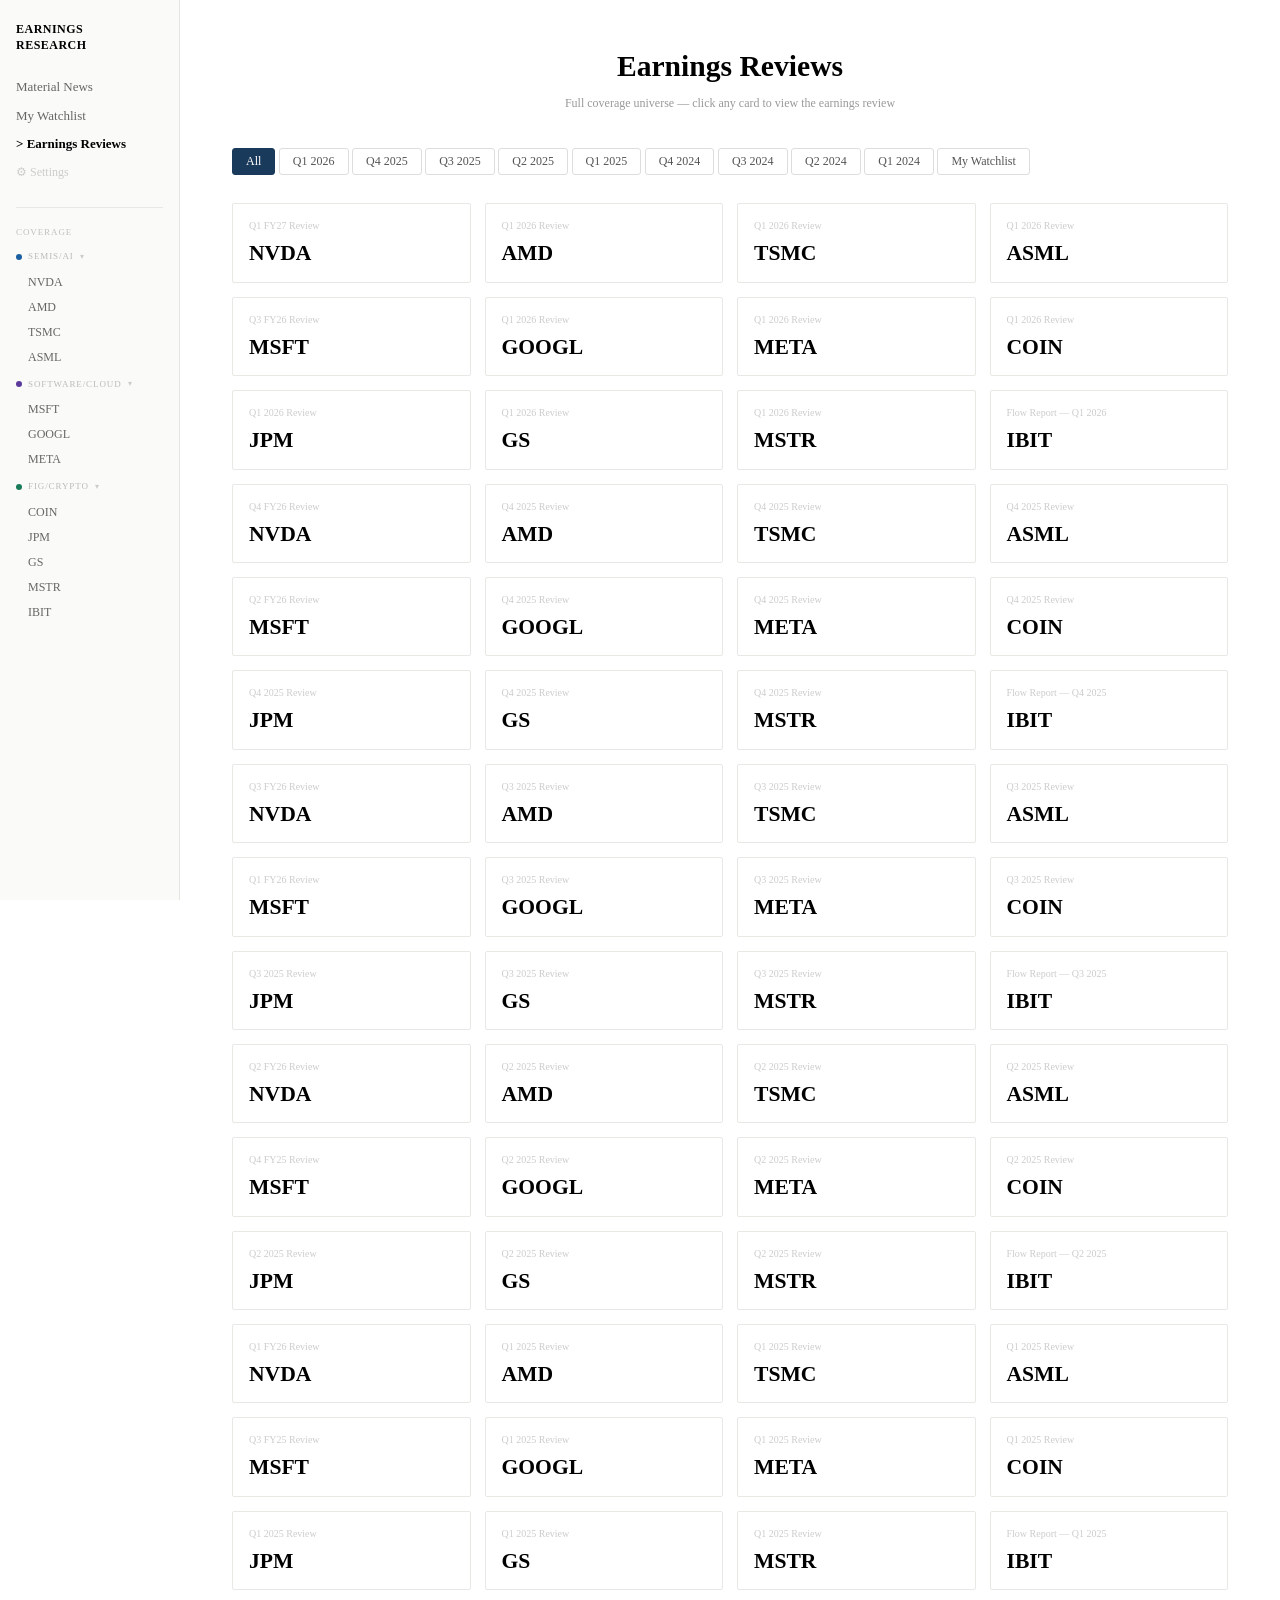
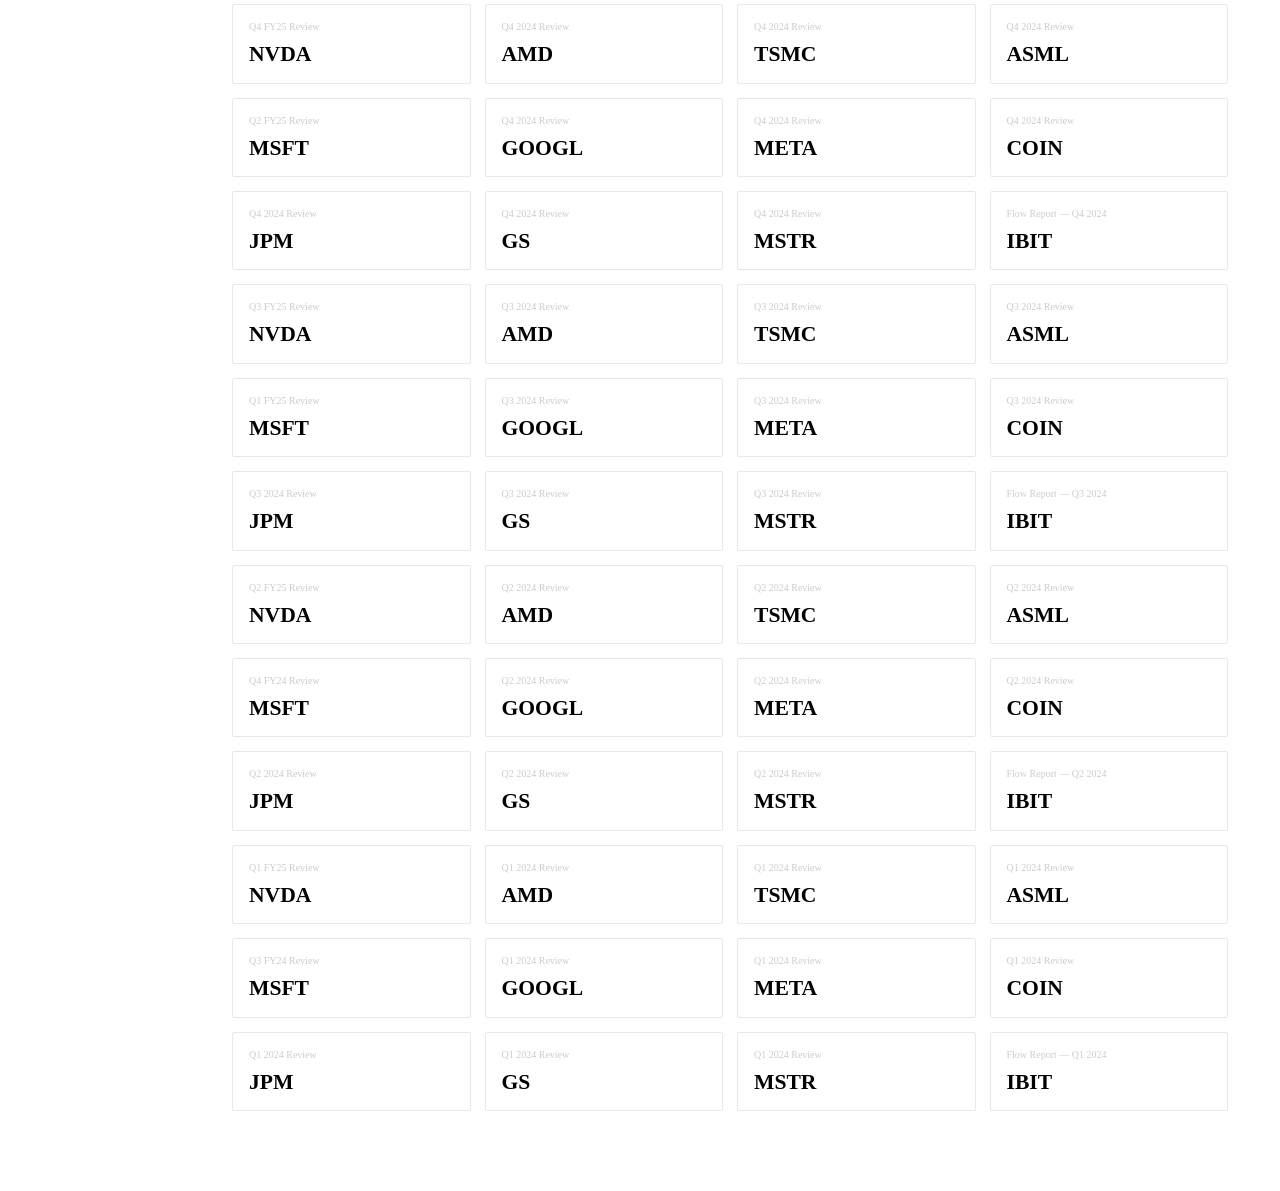
<file: earnings-reviews.html>
<!DOCTYPE html>
<html lang="en">
<head>
  <meta charset="UTF-8"/>
  <meta name="viewport" content="width=device-width, initial-scale=1.0"/>
  <title>Earnings Research Dashboard — Earnings Reviews</title>
  <link rel="stylesheet" href="styles.css"/>
</head>
<body>

<!-- ── Sidebar ──────────────────────────────────────────────────────── -->
<aside id="sidebar">
  <div class="sidebar-logo">Earnings<br>Research</div>

  <ul class="sidebar-nav">
    <li><a href="index.html">Material News</a></li>
    <li><a href="watchlist.html">My Watchlist</a></li>
    <li><a href="earnings-reviews.html" class="active">Earnings Reviews</a></li>
    <li><a href="settings.html" style="color:#ccc;font-size:12px">⚙ Settings</a></li>
  </ul>

  <hr class="sidebar-divider"/>
  <div class="sidebar-section-label">Coverage</div>
  <div id="sidebar-wl-links"></div>
</aside>

<!-- ── Main ─────────────────────────────────────────────────────────── -->
<main id="main">
  <h1 class="page-title">Earnings Reviews</h1>
  <p class="page-subtitle-center">Full coverage universe — click any card to view the earnings review</p>

  <!-- Filter row -->
  <div class="er-filter-row">
    <button class="er-btn er-btn-active" onclick="filterCards('all',this)">All</button>
    <button class="er-btn" onclick="filterCards('Q1-2026',this)">Q1 2026</button>
    <button class="er-btn" onclick="filterCards('Q4-2025',this)">Q4 2025</button>
    <button class="er-btn" onclick="filterCards('Q3-2025',this)">Q3 2025</button>
    <button class="er-btn" onclick="filterCards('Q2-2025',this)">Q2 2025</button>
    <button class="er-btn" onclick="filterCards('Q1-2025',this)">Q1 2025</button>
    <button class="er-btn" onclick="filterCards('Q4-2024',this)">Q4 2024</button>
    <button class="er-btn" onclick="filterCards('Q3-2024',this)">Q3 2024</button>
    <button class="er-btn" onclick="filterCards('Q2-2024',this)">Q2 2024</button>
    <button class="er-btn" onclick="filterCards('Q1-2024',this)">Q1 2024</button>
    <button class="er-btn" onclick="filterCards('watchlist',this)">My Watchlist</button>
  </div>

  <div class="reviews-grid" id="reviews-grid">

    <!-- ── Q1 2026 ─────────────────────────────────────────────────── -->
    <a class="review-card" href="#" data-quarter="Q1-2026" data-ticker="NVDA">
      <div class="rc-quarter">Q1 FY27 Review</div><div class="rc-ticker">NVDA</div>
    </a>
    <a class="review-card" href="#" data-quarter="Q1-2026" data-ticker="AMD">
      <div class="rc-quarter">Q1 2026 Review</div><div class="rc-ticker">AMD</div>
    </a>
    <a class="review-card" href="#" data-quarter="Q1-2026" data-ticker="TSMC">
      <div class="rc-quarter">Q1 2026 Review</div><div class="rc-ticker">TSMC</div>
    </a>
    <a class="review-card" href="#" data-quarter="Q1-2026" data-ticker="ASML">
      <div class="rc-quarter">Q1 2026 Review</div><div class="rc-ticker">ASML</div>
    </a>
    <a class="review-card" href="#" data-quarter="Q1-2026" data-ticker="MSFT">
      <div class="rc-quarter">Q3 FY26 Review</div><div class="rc-ticker">MSFT</div>
    </a>
    <a class="review-card" href="#" data-quarter="Q1-2026" data-ticker="GOOGL">
      <div class="rc-quarter">Q1 2026 Review</div><div class="rc-ticker">GOOGL</div>
    </a>
    <a class="review-card" href="#" data-quarter="Q1-2026" data-ticker="META">
      <div class="rc-quarter">Q1 2026 Review</div><div class="rc-ticker">META</div>
    </a>
    <a class="review-card" href="#" data-quarter="Q1-2026" data-ticker="COIN">
      <div class="rc-quarter">Q1 2026 Review</div><div class="rc-ticker">COIN</div>
    </a>
    <a class="review-card" href="#" data-quarter="Q1-2026" data-ticker="JPM">
      <div class="rc-quarter">Q1 2026 Review</div><div class="rc-ticker">JPM</div>
    </a>
    <a class="review-card" href="#" data-quarter="Q1-2026" data-ticker="GS">
      <div class="rc-quarter">Q1 2026 Review</div><div class="rc-ticker">GS</div>
    </a>
    <a class="review-card" href="#" data-quarter="Q1-2026" data-ticker="MSTR">
      <div class="rc-quarter">Q1 2026 Review</div><div class="rc-ticker">MSTR</div>
    </a>
    <a class="review-card" href="#" data-quarter="Q1-2026" data-ticker="IBIT">
      <div class="rc-quarter">Flow Report — Q1 2026</div><div class="rc-ticker">IBIT</div>
    </a>

    <!-- ── Q4 2025 ─────────────────────────────────────────────────── -->
    <a class="review-card" href="#" data-quarter="Q4-2025" data-ticker="NVDA">
      <div class="rc-quarter">Q4 FY26 Review</div><div class="rc-ticker">NVDA</div>
    </a>
    <a class="review-card" href="#" data-quarter="Q4-2025" data-ticker="AMD">
      <div class="rc-quarter">Q4 2025 Review</div><div class="rc-ticker">AMD</div>
    </a>
    <a class="review-card" href="#" data-quarter="Q4-2025" data-ticker="TSMC">
      <div class="rc-quarter">Q4 2025 Review</div><div class="rc-ticker">TSMC</div>
    </a>
    <a class="review-card" href="#" data-quarter="Q4-2025" data-ticker="ASML">
      <div class="rc-quarter">Q4 2025 Review</div><div class="rc-ticker">ASML</div>
    </a>
    <a class="review-card" href="#" data-quarter="Q4-2025" data-ticker="MSFT">
      <div class="rc-quarter">Q2 FY26 Review</div><div class="rc-ticker">MSFT</div>
    </a>
    <a class="review-card" href="#" data-quarter="Q4-2025" data-ticker="GOOGL">
      <div class="rc-quarter">Q4 2025 Review</div><div class="rc-ticker">GOOGL</div>
    </a>
    <a class="review-card" href="#" data-quarter="Q4-2025" data-ticker="META">
      <div class="rc-quarter">Q4 2025 Review</div><div class="rc-ticker">META</div>
    </a>
    <a class="review-card" href="#" data-quarter="Q4-2025" data-ticker="COIN">
      <div class="rc-quarter">Q4 2025 Review</div><div class="rc-ticker">COIN</div>
    </a>
    <a class="review-card" href="#" data-quarter="Q4-2025" data-ticker="JPM">
      <div class="rc-quarter">Q4 2025 Review</div><div class="rc-ticker">JPM</div>
    </a>
    <a class="review-card" href="#" data-quarter="Q4-2025" data-ticker="GS">
      <div class="rc-quarter">Q4 2025 Review</div><div class="rc-ticker">GS</div>
    </a>
    <a class="review-card" href="#" data-quarter="Q4-2025" data-ticker="MSTR">
      <div class="rc-quarter">Q4 2025 Review</div><div class="rc-ticker">MSTR</div>
    </a>
    <a class="review-card" href="#" data-quarter="Q4-2025" data-ticker="IBIT">
      <div class="rc-quarter">Flow Report — Q4 2025</div><div class="rc-ticker">IBIT</div>
    </a>

    <!-- ── Q3 2025 ─────────────────────────────────────────────────── -->
    <a class="review-card" href="#" data-quarter="Q3-2025" data-ticker="NVDA">
      <div class="rc-quarter">Q3 FY26 Review</div><div class="rc-ticker">NVDA</div>
    </a>
    <a class="review-card" href="#" data-quarter="Q3-2025" data-ticker="AMD">
      <div class="rc-quarter">Q3 2025 Review</div><div class="rc-ticker">AMD</div>
    </a>
    <a class="review-card" href="#" data-quarter="Q3-2025" data-ticker="TSMC">
      <div class="rc-quarter">Q3 2025 Review</div><div class="rc-ticker">TSMC</div>
    </a>
    <a class="review-card" href="#" data-quarter="Q3-2025" data-ticker="ASML">
      <div class="rc-quarter">Q3 2025 Review</div><div class="rc-ticker">ASML</div>
    </a>
    <a class="review-card" href="#" data-quarter="Q3-2025" data-ticker="MSFT">
      <div class="rc-quarter">Q1 FY26 Review</div><div class="rc-ticker">MSFT</div>
    </a>
    <a class="review-card" href="#" data-quarter="Q3-2025" data-ticker="GOOGL">
      <div class="rc-quarter">Q3 2025 Review</div><div class="rc-ticker">GOOGL</div>
    </a>
    <a class="review-card" href="#" data-quarter="Q3-2025" data-ticker="META">
      <div class="rc-quarter">Q3 2025 Review</div><div class="rc-ticker">META</div>
    </a>
    <a class="review-card" href="#" data-quarter="Q3-2025" data-ticker="COIN">
      <div class="rc-quarter">Q3 2025 Review</div><div class="rc-ticker">COIN</div>
    </a>
    <a class="review-card" href="#" data-quarter="Q3-2025" data-ticker="JPM">
      <div class="rc-quarter">Q3 2025 Review</div><div class="rc-ticker">JPM</div>
    </a>
    <a class="review-card" href="#" data-quarter="Q3-2025" data-ticker="GS">
      <div class="rc-quarter">Q3 2025 Review</div><div class="rc-ticker">GS</div>
    </a>
    <a class="review-card" href="#" data-quarter="Q3-2025" data-ticker="MSTR">
      <div class="rc-quarter">Q3 2025 Review</div><div class="rc-ticker">MSTR</div>
    </a>
    <a class="review-card" href="#" data-quarter="Q3-2025" data-ticker="IBIT">
      <div class="rc-quarter">Flow Report — Q3 2025</div><div class="rc-ticker">IBIT</div>
    </a>

    <!-- ── Q2 2025 ─────────────────────────────────────────────────── -->
    <a class="review-card" href="#" data-quarter="Q2-2025" data-ticker="NVDA">
      <div class="rc-quarter">Q2 FY26 Review</div><div class="rc-ticker">NVDA</div>
    </a>
    <a class="review-card" href="#" data-quarter="Q2-2025" data-ticker="AMD">
      <div class="rc-quarter">Q2 2025 Review</div><div class="rc-ticker">AMD</div>
    </a>
    <a class="review-card" href="#" data-quarter="Q2-2025" data-ticker="TSMC">
      <div class="rc-quarter">Q2 2025 Review</div><div class="rc-ticker">TSMC</div>
    </a>
    <a class="review-card" href="#" data-quarter="Q2-2025" data-ticker="ASML">
      <div class="rc-quarter">Q2 2025 Review</div><div class="rc-ticker">ASML</div>
    </a>
    <a class="review-card" href="#" data-quarter="Q2-2025" data-ticker="MSFT">
      <div class="rc-quarter">Q4 FY25 Review</div><div class="rc-ticker">MSFT</div>
    </a>
    <a class="review-card" href="#" data-quarter="Q2-2025" data-ticker="GOOGL">
      <div class="rc-quarter">Q2 2025 Review</div><div class="rc-ticker">GOOGL</div>
    </a>
    <a class="review-card" href="#" data-quarter="Q2-2025" data-ticker="META">
      <div class="rc-quarter">Q2 2025 Review</div><div class="rc-ticker">META</div>
    </a>
    <a class="review-card" href="#" data-quarter="Q2-2025" data-ticker="COIN">
      <div class="rc-quarter">Q2 2025 Review</div><div class="rc-ticker">COIN</div>
    </a>
    <a class="review-card" href="#" data-quarter="Q2-2025" data-ticker="JPM">
      <div class="rc-quarter">Q2 2025 Review</div><div class="rc-ticker">JPM</div>
    </a>
    <a class="review-card" href="#" data-quarter="Q2-2025" data-ticker="GS">
      <div class="rc-quarter">Q2 2025 Review</div><div class="rc-ticker">GS</div>
    </a>
    <a class="review-card" href="#" data-quarter="Q2-2025" data-ticker="MSTR">
      <div class="rc-quarter">Q2 2025 Review</div><div class="rc-ticker">MSTR</div>
    </a>
    <a class="review-card" href="#" data-quarter="Q2-2025" data-ticker="IBIT">
      <div class="rc-quarter">Flow Report — Q2 2025</div><div class="rc-ticker">IBIT</div>
    </a>

    <!-- ── Q1 2025 ─────────────────────────────────────────────────── -->
    <a class="review-card" href="#" data-quarter="Q1-2025" data-ticker="NVDA">
      <div class="rc-quarter">Q1 FY26 Review</div><div class="rc-ticker">NVDA</div>
    </a>
    <a class="review-card" href="#" data-quarter="Q1-2025" data-ticker="AMD">
      <div class="rc-quarter">Q1 2025 Review</div><div class="rc-ticker">AMD</div>
    </a>
    <a class="review-card" href="#" data-quarter="Q1-2025" data-ticker="TSMC">
      <div class="rc-quarter">Q1 2025 Review</div><div class="rc-ticker">TSMC</div>
    </a>
    <a class="review-card" href="#" data-quarter="Q1-2025" data-ticker="ASML">
      <div class="rc-quarter">Q1 2025 Review</div><div class="rc-ticker">ASML</div>
    </a>
    <a class="review-card" href="#" data-quarter="Q1-2025" data-ticker="MSFT">
      <div class="rc-quarter">Q3 FY25 Review</div><div class="rc-ticker">MSFT</div>
    </a>
    <a class="review-card" href="#" data-quarter="Q1-2025" data-ticker="GOOGL">
      <div class="rc-quarter">Q1 2025 Review</div><div class="rc-ticker">GOOGL</div>
    </a>
    <a class="review-card" href="#" data-quarter="Q1-2025" data-ticker="META">
      <div class="rc-quarter">Q1 2025 Review</div><div class="rc-ticker">META</div>
    </a>
    <a class="review-card" href="#" data-quarter="Q1-2025" data-ticker="COIN">
      <div class="rc-quarter">Q1 2025 Review</div><div class="rc-ticker">COIN</div>
    </a>
    <a class="review-card" href="#" data-quarter="Q1-2025" data-ticker="JPM">
      <div class="rc-quarter">Q1 2025 Review</div><div class="rc-ticker">JPM</div>
    </a>
    <a class="review-card" href="#" data-quarter="Q1-2025" data-ticker="GS">
      <div class="rc-quarter">Q1 2025 Review</div><div class="rc-ticker">GS</div>
    </a>
    <a class="review-card" href="#" data-quarter="Q1-2025" data-ticker="MSTR">
      <div class="rc-quarter">Q1 2025 Review</div><div class="rc-ticker">MSTR</div>
    </a>
    <a class="review-card" href="#" data-quarter="Q1-2025" data-ticker="IBIT">
      <div class="rc-quarter">Flow Report — Q1 2025</div><div class="rc-ticker">IBIT</div>
    </a>

    <!-- ── Q4 2024 ─────────────────────────────────────────────────── -->
    <a class="review-card" href="#" data-quarter="Q4-2024" data-ticker="NVDA">
      <div class="rc-quarter">Q4 FY25 Review</div><div class="rc-ticker">NVDA</div>
    </a>
    <a class="review-card" href="#" data-quarter="Q4-2024" data-ticker="AMD">
      <div class="rc-quarter">Q4 2024 Review</div><div class="rc-ticker">AMD</div>
    </a>
    <a class="review-card" href="#" data-quarter="Q4-2024" data-ticker="TSMC">
      <div class="rc-quarter">Q4 2024 Review</div><div class="rc-ticker">TSMC</div>
    </a>
    <a class="review-card" href="#" data-quarter="Q4-2024" data-ticker="ASML">
      <div class="rc-quarter">Q4 2024 Review</div><div class="rc-ticker">ASML</div>
    </a>
    <a class="review-card" href="#" data-quarter="Q4-2024" data-ticker="MSFT">
      <div class="rc-quarter">Q2 FY25 Review</div><div class="rc-ticker">MSFT</div>
    </a>
    <a class="review-card" href="#" data-quarter="Q4-2024" data-ticker="GOOGL">
      <div class="rc-quarter">Q4 2024 Review</div><div class="rc-ticker">GOOGL</div>
    </a>
    <a class="review-card" href="#" data-quarter="Q4-2024" data-ticker="META">
      <div class="rc-quarter">Q4 2024 Review</div><div class="rc-ticker">META</div>
    </a>
    <a class="review-card" href="#" data-quarter="Q4-2024" data-ticker="COIN">
      <div class="rc-quarter">Q4 2024 Review</div><div class="rc-ticker">COIN</div>
    </a>
    <a class="review-card" href="#" data-quarter="Q4-2024" data-ticker="JPM">
      <div class="rc-quarter">Q4 2024 Review</div><div class="rc-ticker">JPM</div>
    </a>
    <a class="review-card" href="#" data-quarter="Q4-2024" data-ticker="GS">
      <div class="rc-quarter">Q4 2024 Review</div><div class="rc-ticker">GS</div>
    </a>
    <a class="review-card" href="#" data-quarter="Q4-2024" data-ticker="MSTR">
      <div class="rc-quarter">Q4 2024 Review</div><div class="rc-ticker">MSTR</div>
    </a>
    <a class="review-card" href="#" data-quarter="Q4-2024" data-ticker="IBIT">
      <div class="rc-quarter">Flow Report — Q4 2024</div><div class="rc-ticker">IBIT</div>
    </a>

    <!-- ── Q3 2024 ─────────────────────────────────────────────────── -->
    <a class="review-card" href="#" data-quarter="Q3-2024" data-ticker="NVDA">
      <div class="rc-quarter">Q3 FY25 Review</div><div class="rc-ticker">NVDA</div>
    </a>
    <a class="review-card" href="#" data-quarter="Q3-2024" data-ticker="AMD">
      <div class="rc-quarter">Q3 2024 Review</div><div class="rc-ticker">AMD</div>
    </a>
    <a class="review-card" href="#" data-quarter="Q3-2024" data-ticker="TSMC">
      <div class="rc-quarter">Q3 2024 Review</div><div class="rc-ticker">TSMC</div>
    </a>
    <a class="review-card" href="#" data-quarter="Q3-2024" data-ticker="ASML">
      <div class="rc-quarter">Q3 2024 Review</div><div class="rc-ticker">ASML</div>
    </a>
    <a class="review-card" href="#" data-quarter="Q3-2024" data-ticker="MSFT">
      <div class="rc-quarter">Q1 FY25 Review</div><div class="rc-ticker">MSFT</div>
    </a>
    <a class="review-card" href="#" data-quarter="Q3-2024" data-ticker="GOOGL">
      <div class="rc-quarter">Q3 2024 Review</div><div class="rc-ticker">GOOGL</div>
    </a>
    <a class="review-card" href="#" data-quarter="Q3-2024" data-ticker="META">
      <div class="rc-quarter">Q3 2024 Review</div><div class="rc-ticker">META</div>
    </a>
    <a class="review-card" href="#" data-quarter="Q3-2024" data-ticker="COIN">
      <div class="rc-quarter">Q3 2024 Review</div><div class="rc-ticker">COIN</div>
    </a>
    <a class="review-card" href="#" data-quarter="Q3-2024" data-ticker="JPM">
      <div class="rc-quarter">Q3 2024 Review</div><div class="rc-ticker">JPM</div>
    </a>
    <a class="review-card" href="#" data-quarter="Q3-2024" data-ticker="GS">
      <div class="rc-quarter">Q3 2024 Review</div><div class="rc-ticker">GS</div>
    </a>
    <a class="review-card" href="#" data-quarter="Q3-2024" data-ticker="MSTR">
      <div class="rc-quarter">Q3 2024 Review</div><div class="rc-ticker">MSTR</div>
    </a>
    <a class="review-card" href="#" data-quarter="Q3-2024" data-ticker="IBIT">
      <div class="rc-quarter">Flow Report — Q3 2024</div><div class="rc-ticker">IBIT</div>
    </a>

    <!-- ── Q2 2024 ─────────────────────────────────────────────────── -->
    <a class="review-card" href="#" data-quarter="Q2-2024" data-ticker="NVDA">
      <div class="rc-quarter">Q2 FY25 Review</div><div class="rc-ticker">NVDA</div>
    </a>
    <a class="review-card" href="#" data-quarter="Q2-2024" data-ticker="AMD">
      <div class="rc-quarter">Q2 2024 Review</div><div class="rc-ticker">AMD</div>
    </a>
    <a class="review-card" href="#" data-quarter="Q2-2024" data-ticker="TSMC">
      <div class="rc-quarter">Q2 2024 Review</div><div class="rc-ticker">TSMC</div>
    </a>
    <a class="review-card" href="#" data-quarter="Q2-2024" data-ticker="ASML">
      <div class="rc-quarter">Q2 2024 Review</div><div class="rc-ticker">ASML</div>
    </a>
    <a class="review-card" href="#" data-quarter="Q2-2024" data-ticker="MSFT">
      <div class="rc-quarter">Q4 FY24 Review</div><div class="rc-ticker">MSFT</div>
    </a>
    <a class="review-card" href="#" data-quarter="Q2-2024" data-ticker="GOOGL">
      <div class="rc-quarter">Q2 2024 Review</div><div class="rc-ticker">GOOGL</div>
    </a>
    <a class="review-card" href="#" data-quarter="Q2-2024" data-ticker="META">
      <div class="rc-quarter">Q2 2024 Review</div><div class="rc-ticker">META</div>
    </a>
    <a class="review-card" href="#" data-quarter="Q2-2024" data-ticker="COIN">
      <div class="rc-quarter">Q2 2024 Review</div><div class="rc-ticker">COIN</div>
    </a>
    <a class="review-card" href="#" data-quarter="Q2-2024" data-ticker="JPM">
      <div class="rc-quarter">Q2 2024 Review</div><div class="rc-ticker">JPM</div>
    </a>
    <a class="review-card" href="#" data-quarter="Q2-2024" data-ticker="GS">
      <div class="rc-quarter">Q2 2024 Review</div><div class="rc-ticker">GS</div>
    </a>
    <a class="review-card" href="#" data-quarter="Q2-2024" data-ticker="MSTR">
      <div class="rc-quarter">Q2 2024 Review</div><div class="rc-ticker">MSTR</div>
    </a>
    <a class="review-card" href="#" data-quarter="Q2-2024" data-ticker="IBIT">
      <div class="rc-quarter">Flow Report — Q2 2024</div><div class="rc-ticker">IBIT</div>
    </a>

    <!-- ── Q1 2024 ─────────────────────────────────────────────────── -->
    <a class="review-card" href="#" data-quarter="Q1-2024" data-ticker="NVDA">
      <div class="rc-quarter">Q1 FY25 Review</div><div class="rc-ticker">NVDA</div>
    </a>
    <a class="review-card" href="#" data-quarter="Q1-2024" data-ticker="AMD">
      <div class="rc-quarter">Q1 2024 Review</div><div class="rc-ticker">AMD</div>
    </a>
    <a class="review-card" href="#" data-quarter="Q1-2024" data-ticker="TSMC">
      <div class="rc-quarter">Q1 2024 Review</div><div class="rc-ticker">TSMC</div>
    </a>
    <a class="review-card" href="#" data-quarter="Q1-2024" data-ticker="ASML">
      <div class="rc-quarter">Q1 2024 Review</div><div class="rc-ticker">ASML</div>
    </a>
    <a class="review-card" href="#" data-quarter="Q1-2024" data-ticker="MSFT">
      <div class="rc-quarter">Q3 FY24 Review</div><div class="rc-ticker">MSFT</div>
    </a>
    <a class="review-card" href="#" data-quarter="Q1-2024" data-ticker="GOOGL">
      <div class="rc-quarter">Q1 2024 Review</div><div class="rc-ticker">GOOGL</div>
    </a>
    <a class="review-card" href="#" data-quarter="Q1-2024" data-ticker="META">
      <div class="rc-quarter">Q1 2024 Review</div><div class="rc-ticker">META</div>
    </a>
    <a class="review-card" href="#" data-quarter="Q1-2024" data-ticker="COIN">
      <div class="rc-quarter">Q1 2024 Review</div><div class="rc-ticker">COIN</div>
    </a>
    <a class="review-card" href="#" data-quarter="Q1-2024" data-ticker="JPM">
      <div class="rc-quarter">Q1 2024 Review</div><div class="rc-ticker">JPM</div>
    </a>
    <a class="review-card" href="#" data-quarter="Q1-2024" data-ticker="GS">
      <div class="rc-quarter">Q1 2024 Review</div><div class="rc-ticker">GS</div>
    </a>
    <a class="review-card" href="#" data-quarter="Q1-2024" data-ticker="MSTR">
      <div class="rc-quarter">Q1 2024 Review</div><div class="rc-ticker">MSTR</div>
    </a>
    <a class="review-card" href="#" data-quarter="Q1-2024" data-ticker="IBIT">
      <div class="rc-quarter">Flow Report — Q1 2024</div><div class="rc-ticker">IBIT</div>
    </a>

  </div>
</main>

<script src="config.js"></script>
<script src="api.js"></script>
<script src="app.js"></script>
<script>
function filterCards(type, btn) {
  const watchlist = getWatchlist();
  document.querySelectorAll('.er-btn').forEach(b => b.classList.remove('er-btn-active'));
  btn.classList.add('er-btn-active');

  document.querySelectorAll('.review-card').forEach(card => {
    const q      = card.dataset.quarter;
    const ticker = card.dataset.ticker;
    if      (type === 'all')       card.style.display = '';
    else if (type === 'watchlist') card.style.display = watchlist.includes(ticker) ? '' : 'none';
    else                           card.style.display = q === type ? '' : 'none';
  });
}

document.addEventListener('DOMContentLoaded', () => {
  renderSidebarWatchlist();
  document.querySelectorAll('.review-card').forEach(card => {
    const ticker = card.dataset.ticker;
    if (ticker) card.href = `review.html?t=${ticker}`;
  });
});
</script>
</body>
</html>
</file>
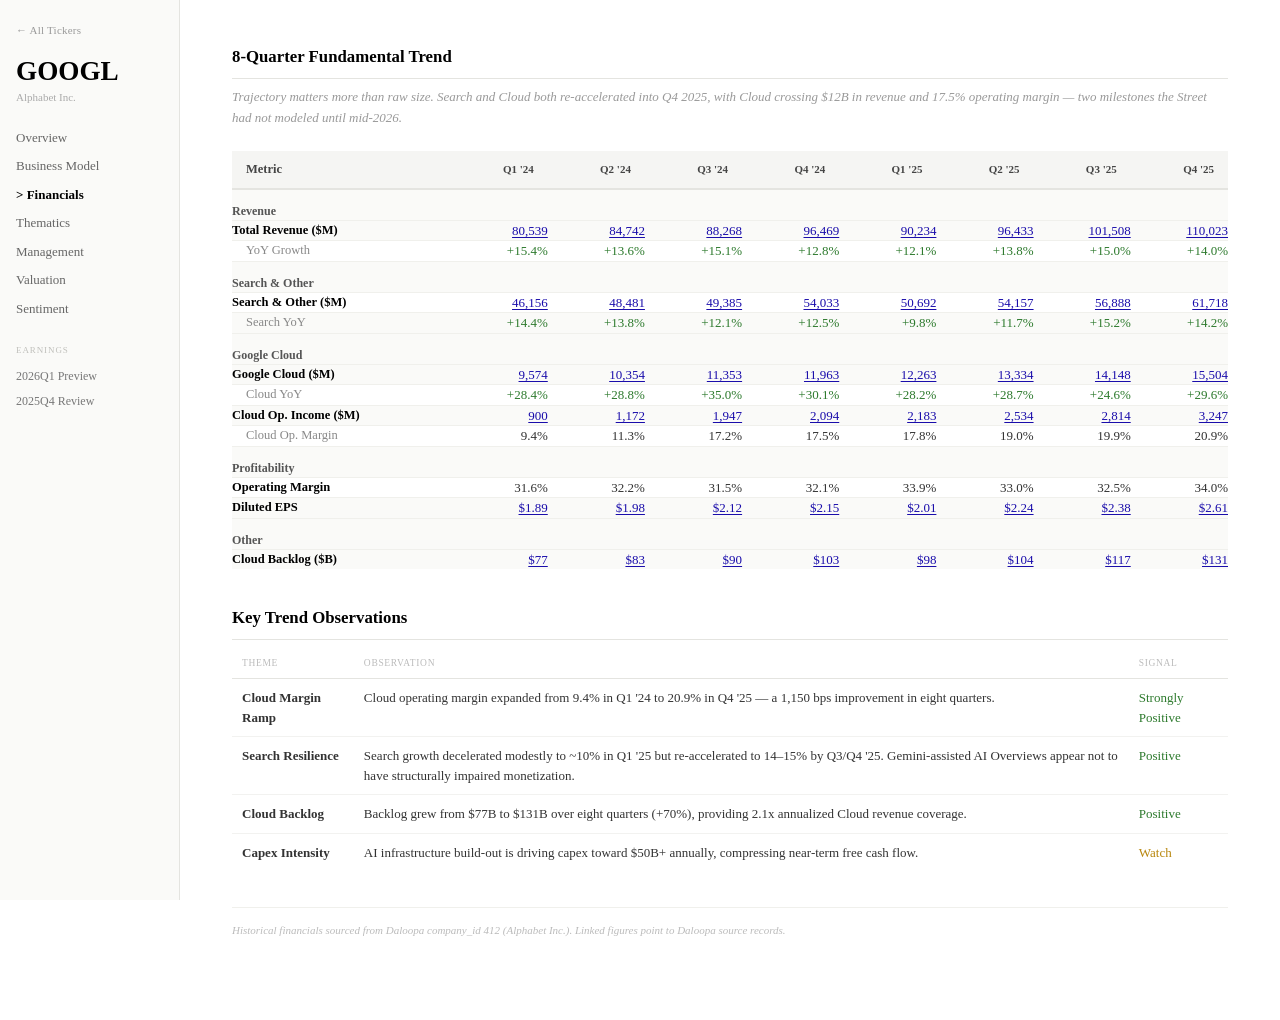
<file: financials-googl.html>
<!DOCTYPE html>
<html lang="en">
<head><meta charset="UTF-8"/><meta name="viewport" content="width=device-width, initial-scale=1.0"/><title>GOOGL — Financials</title><link rel="stylesheet" href="styles.css"/>
<style>.fin-table th,.fin-table td{text-align:right;min-width:80px}.fin-table td:first-child,.fin-table th:first-child{text-align:left;min-width:180px;font-size:12.5px}.fin-table .row-label{font-weight:bold;color:#000}.fin-table .row-sub-label{color:#888;font-size:12px;padding-left:14px}.fin-table .section-row td{background:#fafaf8;font-weight:bold;font-size:12px;color:#555;padding-top:12px}</style>
</head>
<body>
<aside id="sidebar">
  <a href="index.html" class="sidebar-back">&larr; All Tickers</a>
  <div class="sidebar-ticker">GOOGL</div><div class="sidebar-company">Alphabet Inc.</div>
  <ul class="sidebar-nav">
    <li><a href="#">Overview</a></li><li><a href="business-model-glw.html">Business Model</a></li>
    <li><a href="financials-googl.html" class="active">Financials</a></li>
    <li><a href="#">Thematics</a></li><li><a href="#">Management</a></li><li><a href="#">Valuation</a></li><li><a href="#">Sentiment</a></li>
  </ul>
  <div class="sidebar-section-label">Earnings</div>
  <ul class="sidebar-earnings-links">
    <li><a href="preview-googl.html">2026Q1 Preview</a></li>
    <li><a href="review-googl.html">2025Q4 Review</a></li>
  </ul>
</aside>
<main id="main">
  <div class="section-header" style="margin-top:0">8-Quarter Fundamental Trend</div>
  <p class="section-sub">Trajectory matters more than raw size. Search and Cloud both re-accelerated into Q4 2025, with Cloud crossing $12B in revenue and 17.5% operating margin — two milestones the Street had not modeled until mid-2026.</p>
  <div class="table-wrap"><table class="fin-table"><thead><tr><th style="text-align:left">Metric</th><th>Q1 '24</th><th>Q2 '24</th><th>Q3 '24</th><th>Q4 '24</th><th>Q1 '25</th><th>Q2 '25</th><th>Q3 '25</th><th>Q4 '25</th></tr></thead>
  <tbody>
  <tr class="section-row"><td colspan="9">Revenue</td></tr>
  <tr><td class="row-label">Total Revenue ($M)</td><td><a href="#" class="data-link">80,539</a></td><td><a href="#" class="data-link">84,742</a></td><td><a href="#" class="data-link">88,268</a></td><td><a href="#" class="data-link">96,469</a></td><td><a href="#" class="data-link">90,234</a></td><td><a href="#" class="data-link">96,433</a></td><td><a href="#" class="data-link">101,508</a></td><td><a href="#" class="data-link">110,023</a></td></tr>
  <tr><td class="row-sub-label">YoY Growth</td><td class="c-pos">+15.4%</td><td class="c-pos">+13.6%</td><td class="c-pos">+15.1%</td><td class="c-pos">+12.8%</td><td class="c-pos">+12.1%</td><td class="c-pos">+13.8%</td><td class="c-pos">+15.0%</td><td class="c-pos">+14.0%</td></tr>
  <tr class="section-row"><td colspan="9">Search &amp; Other</td></tr>
  <tr><td class="row-label">Search &amp; Other ($M)</td><td><a href="#" class="data-link">46,156</a></td><td><a href="#" class="data-link">48,481</a></td><td><a href="#" class="data-link">49,385</a></td><td><a href="#" class="data-link">54,033</a></td><td><a href="#" class="data-link">50,692</a></td><td><a href="#" class="data-link">54,157</a></td><td><a href="#" class="data-link">56,888</a></td><td><a href="#" class="data-link">61,718</a></td></tr>
  <tr><td class="row-sub-label">Search YoY</td><td class="c-pos">+14.4%</td><td class="c-pos">+13.8%</td><td class="c-pos">+12.1%</td><td class="c-pos">+12.5%</td><td class="c-pos">+9.8%</td><td class="c-pos">+11.7%</td><td class="c-pos">+15.2%</td><td class="c-pos">+14.2%</td></tr>
  <tr class="section-row"><td colspan="9">Google Cloud</td></tr>
  <tr><td class="row-label">Google Cloud ($M)</td><td><a href="#" class="data-link">9,574</a></td><td><a href="#" class="data-link">10,354</a></td><td><a href="#" class="data-link">11,353</a></td><td><a href="#" class="data-link">11,963</a></td><td><a href="#" class="data-link">12,263</a></td><td><a href="#" class="data-link">13,334</a></td><td><a href="#" class="data-link">14,148</a></td><td><a href="#" class="data-link">15,504</a></td></tr>
  <tr><td class="row-sub-label">Cloud YoY</td><td class="c-pos">+28.4%</td><td class="c-pos">+28.8%</td><td class="c-pos">+35.0%</td><td class="c-pos">+30.1%</td><td class="c-pos">+28.2%</td><td class="c-pos">+28.7%</td><td class="c-pos">+24.6%</td><td class="c-pos">+29.6%</td></tr>
  <tr><td class="row-label">Cloud Op. Income ($M)</td><td><a href="#" class="data-link">900</a></td><td><a href="#" class="data-link">1,172</a></td><td><a href="#" class="data-link">1,947</a></td><td><a href="#" class="data-link">2,094</a></td><td><a href="#" class="data-link">2,183</a></td><td><a href="#" class="data-link">2,534</a></td><td><a href="#" class="data-link">2,814</a></td><td><a href="#" class="data-link">3,247</a></td></tr>
  <tr><td class="row-sub-label">Cloud Op. Margin</td><td>9.4%</td><td>11.3%</td><td>17.2%</td><td>17.5%</td><td>17.8%</td><td>19.0%</td><td>19.9%</td><td>20.9%</td></tr>
  <tr class="section-row"><td colspan="9">Profitability</td></tr>
  <tr><td class="row-label">Operating Margin</td><td>31.6%</td><td>32.2%</td><td>31.5%</td><td>32.1%</td><td>33.9%</td><td>33.0%</td><td>32.5%</td><td>34.0%</td></tr>
  <tr><td class="row-label">Diluted EPS</td><td><a href="#" class="data-link">$1.89</a></td><td><a href="#" class="data-link">$1.98</a></td><td><a href="#" class="data-link">$2.12</a></td><td><a href="#" class="data-link">$2.15</a></td><td><a href="#" class="data-link">$2.01</a></td><td><a href="#" class="data-link">$2.24</a></td><td><a href="#" class="data-link">$2.38</a></td><td><a href="#" class="data-link">$2.61</a></td></tr>
  <tr class="section-row"><td colspan="9">Other</td></tr>
  <tr><td class="row-label">Cloud Backlog ($B)</td><td><a href="#" class="data-link">$77</a></td><td><a href="#" class="data-link">$83</a></td><td><a href="#" class="data-link">$90</a></td><td><a href="#" class="data-link">$103</a></td><td><a href="#" class="data-link">$98</a></td><td><a href="#" class="data-link">$104</a></td><td><a href="#" class="data-link">$117</a></td><td><a href="#" class="data-link">$131</a></td></tr>
  </tbody></table></div>
  <div class="section-header">Key Trend Observations</div>
  <div class="table-wrap"><table><thead><tr><th>Theme</th><th>Observation</th><th>Signal</th></tr></thead><tbody>
  <tr><td><strong>Cloud Margin Ramp</strong></td><td>Cloud operating margin expanded from 9.4% in Q1 '24 to 20.9% in Q4 '25 — a 1,150 bps improvement in eight quarters.</td><td class="c-pos">Strongly Positive</td></tr>
  <tr><td><strong>Search Resilience</strong></td><td>Search growth decelerated modestly to ~10% in Q1 '25 but re-accelerated to 14–15% by Q3/Q4 '25. Gemini-assisted AI Overviews appear not to have structurally impaired monetization.</td><td class="c-pos">Positive</td></tr>
  <tr><td><strong>Cloud Backlog</strong></td><td>Backlog grew from $77B to $131B over eight quarters (+70%), providing 2.1x annualized Cloud revenue coverage.</td><td class="c-pos">Positive</td></tr>
  <tr><td><strong>Capex Intensity</strong></td><td>AI infrastructure build-out is driving capex toward $50B+ annually, compressing near-term free cash flow.</td><td class="c-watch">Watch</td></tr>
  </tbody></table></div>
  <p class="footer-note">Historical financials sourced from Daloopa company_id 412 (Alphabet Inc.). Linked figures point to Daloopa source records.</p>
</main>
<script src="app.js"></script>
</body></html>
</file>
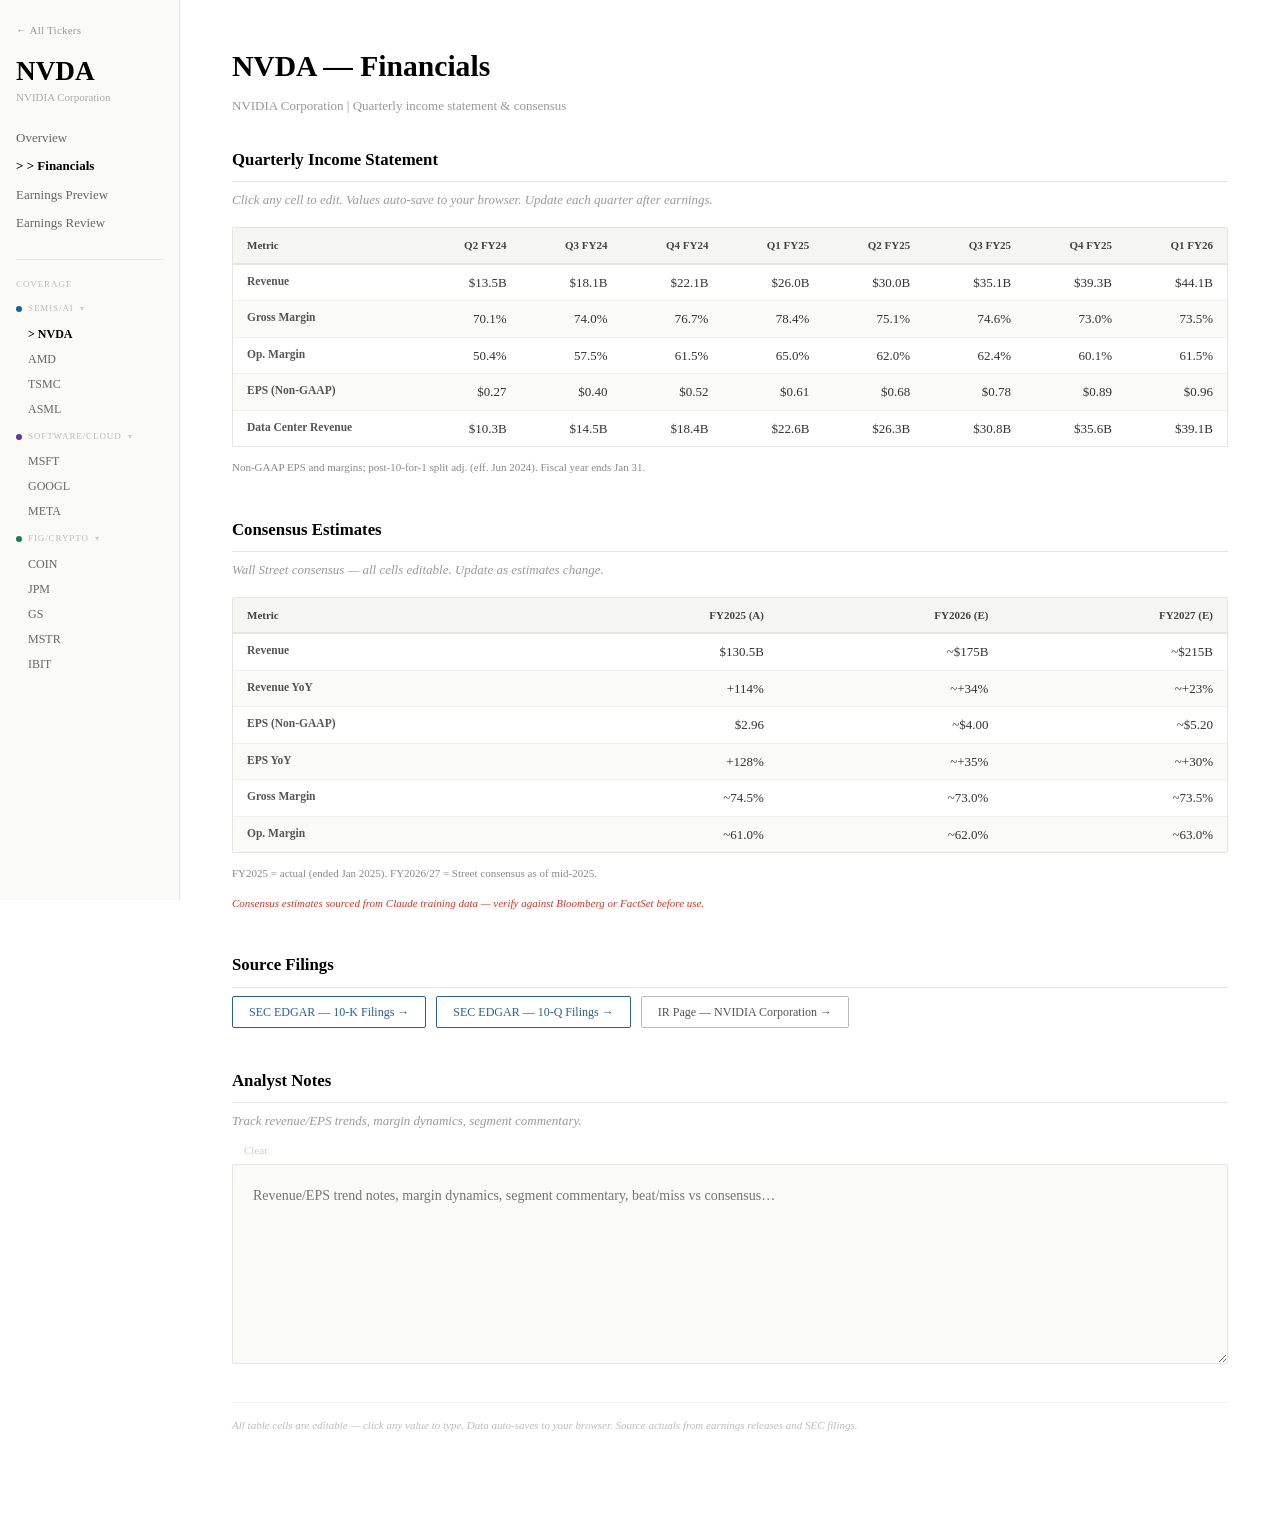
<file: financials.html>
<!DOCTYPE html>
<html lang="en">
<head>
  <meta charset="UTF-8"/>
  <meta name="viewport" content="width=device-width, initial-scale=1.0"/>
  <title>Financials</title>
  <link rel="stylesheet" href="styles.css"/>
</head>
<body>

<aside id="sidebar">
  <a href="index.html" class="sidebar-back">&larr; All Tickers</a>
  <div class="sidebar-ticker" id="s-ticker">—</div>
  <div class="sidebar-company" id="s-company"></div>
  <ul class="sidebar-nav">
    <li><a href="#" id="s-overview">Overview</a></li>
    <li><a href="#" class="active">&gt; Financials</a></li>
    <li><a href="#" id="s-preview">Earnings Preview</a></li>
    <li><a href="#" id="s-review">Earnings Review</a></li>
  </ul>
  <hr class="sidebar-divider"/>
  <div class="sidebar-section-label">Coverage</div>
  <div id="sidebar-wl-links"></div>
</aside>

<main id="main">
  <h1 class="preview-title" id="m-title">Financials</h1>
  <p class="preview-subtitle" id="m-subtitle"></p>

  <!-- Historical Table -->
  <div class="section-header">Quarterly Income Statement</div>
  <p class="section-sub" style="margin-bottom:16px">Click any cell to edit. Values auto-save to your browser. Update each quarter after earnings.</p>
  <div id="fin-table-container"></div>

  <!-- Consensus Estimates -->
  <div class="section-header" style="margin-top:40px">Consensus Estimates</div>
  <p class="section-sub" style="margin-bottom:16px">Wall Street consensus — all cells editable. Update as estimates change.</p>
  <div id="est-table-container"></div>

  <!-- Source Filings -->
  <div class="section-header" style="margin-top:40px">Source Filings</div>
  <div id="filings-container"></div>

  <!-- Notes -->
  <div class="section-header" style="margin-top:40px">Analyst Notes</div>
  <p class="section-sub" style="margin-bottom:12px">Track revenue/EPS trends, margin dynamics, segment commentary.</p>
  <div style="display:flex;align-items:center;gap:12px;margin-bottom:8px">
    <span class="notes-status" id="notes-status"></span>
    <button class="notes-clear" id="notes-clear">Clear</button>
  </div>
  <textarea id="notes-ta" class="notes-editor" style="min-height:200px"
    placeholder="Revenue/EPS trend notes, margin dynamics, segment commentary, beat/miss vs consensus…"></textarea>

  <p class="footer-note" style="margin-top:32px">
    All table cells are editable — click any value to type. Data auto-saves to your browser.
    Source actuals from earnings releases and SEC filings.
  </p>
</main>

<script src="config.js"></script>
<script src="api.js"></script>
<script src="financials-data.js"></script>
<script src="app.js"></script>
<script>
const params = new URLSearchParams(window.location.search);
const TICKER = (params.get('t') || 'NVDA').toUpperCase();
const CONAME = COMPANY_NAMES[TICKER] || TICKER;

/* ── Shared: wire contenteditable cells with localStorage ── */
function wireFinCells(container, nsPrefix) {
  container.querySelectorAll('.fin-cell').forEach(cell => {
    const qi  = cell.dataset.qi;
    const mk  = cell.dataset.mk;
    const lsKey = `${nsPrefix}_${TICKER}_${qi}_${mk}`;

    cell.addEventListener('input', () => {
      const val = cell.textContent.trim();
      localStorage.setItem(lsKey, val || '—');
      cell.classList.toggle('fin-empty', !val || val === '—');
    });

    cell.addEventListener('focus', () => {
      const range = document.createRange();
      range.selectNodeContents(cell);
      const sel = window.getSelection();
      sel.removeAllRanges();
      sel.addRange(range);
    });
  });
}

/* ── Historical quarterly table ── */
function renderFinTable() {
  const container = document.getElementById('fin-table-container');
  const data = FINANCIALS_DATA[TICKER];

  if (!data) {
    container.innerHTML = `<p class="section-sub">No pre-populated data for ${TICKER}. Use the notes area below.</p>`;
    return;
  }

  const headerCells = data.quarters.map(q => `<th>${q}</th>`).join('');

  const rows = data.metrics.map(metric => {
    const cells = data.quarters.map((q, qi) => {
      const lsKey  = `fintbl_${TICKER}_${qi}_${metric.key}`;
      const saved  = localStorage.getItem(lsKey);
      const defVal = metric.values[qi];
      const display = saved !== null ? saved : defVal;
      const isEmpty = !display || display === '—';
      return `<td><span class="fin-cell${isEmpty ? ' fin-empty' : ''}"
        contenteditable="true" spellcheck="false"
        data-qi="${qi}" data-mk="${metric.key}">${display}</span></td>`;
    }).join('');
    return `<tr><td class="fin-metric-label">${metric.label}</td>${cells}</tr>`;
  }).join('');

  container.innerHTML = `
    <div class="fin-table-wrap">
      <table class="fin-table">
        <thead><tr><th class="fin-metric-label">Metric</th>${headerCells}</tr></thead>
        <tbody>${rows}</tbody>
      </table>
    </div>
    <p class="fin-note">${data.note}</p>`;

  wireFinCells(container, 'fintbl');
}

/* ── Consensus estimates table ── */
function renderEstTable() {
  const container = document.getElementById('est-table-container');
  const data = FINANCIALS_DATA[TICKER];

  if (!data?.estimates) {
    container.innerHTML = `<p class="section-sub">No consensus data for ${TICKER}.</p>`;
    return;
  }

  const est = data.estimates;
  const headerCells = est.years.map(y => `<th>${y}</th>`).join('');

  const rows = est.rows.map(row => {
    const cells = est.years.map((y, qi) => {
      const lsKey  = `esttbl_${TICKER}_${qi}_${row.key}`;
      const saved  = localStorage.getItem(lsKey);
      const defVal = row.values[qi];
      const display = saved !== null ? saved : defVal;
      const isEmpty = !display || display === '—';
      return `<td><span class="fin-cell${isEmpty ? ' fin-empty' : ''}"
        contenteditable="true" spellcheck="false"
        data-qi="${qi}" data-mk="${row.key}">${display}</span></td>`;
    }).join('');
    return `<tr><td class="fin-metric-label">${row.label}</td>${cells}</tr>`;
  }).join('');

  container.innerHTML = `
    <div class="fin-table-wrap">
      <table class="fin-table">
        <thead><tr><th class="fin-metric-label">Metric</th>${headerCells}</tr></thead>
        <tbody>${rows}</tbody>
      </table>
    </div>
    <p class="fin-note">${est.yearNote}</p>
    <p class="fin-note" style="font-style:italic;color:#c0392b">
      Consensus estimates sourced from Claude training data — verify against Bloomberg or FactSet before use.
    </p>`;

  wireFinCells(container, 'esttbl');
}

/* ── Source filings section ── */
function renderFilings() {
  const container = document.getElementById('filings-container');
  const data = FINANCIALS_DATA[TICKER];
  if (!data) { container.innerHTML = ''; return; }

  const t  = data.edgarTicker || TICKER;
  const ft = data.filingTypes || ['10-K','10-Q'];

  /* Build EDGAR filing links */
  const filingLinks = ft.map(type => {
    const url = `https://www.sec.gov/cgi-bin/browse-edgar?action=getcompany&ticker=${t}&type=${encodeURIComponent(type)}&dateb=&owner=include&count=5`;
    return `<a class="filing-link" href="${url}" target="_blank" rel="noopener">
      SEC EDGAR — ${type} Filings &rarr;
    </a>`;
  }).join('');

  /* IR page link */
  const irLink = data.ir
    ? `<a class="filing-link filing-link-ir" href="${data.ir}" target="_blank" rel="noopener">
        IR Page — ${CONAME} &rarr;
      </a>`
    : '';

  container.innerHTML = `
    <div class="filings-grid">
      ${filingLinks}
      ${irLink}
    </div>`;
}

document.addEventListener('DOMContentLoaded', () => {
  document.title = `${TICKER} — Financials`;
  document.getElementById('s-ticker').textContent  = TICKER;
  document.getElementById('s-company').textContent = CONAME;
  document.getElementById('s-overview').href = `company.html?t=${TICKER}`;
  document.getElementById('s-preview').href  = `preview.html?t=${TICKER}`;
  document.getElementById('s-review').href   = `review.html?t=${TICKER}`;
  document.getElementById('m-title').textContent    = `${TICKER} — Financials`;
  document.getElementById('m-subtitle').textContent = `${CONAME} | Quarterly income statement & consensus`;

  renderSidebarWatchlist(TICKER);
  renderFinTable();
  renderEstTable();
  renderFilings();
  initNotesEditor('financials', TICKER);
});
</script>
</body>
</html>
</file>
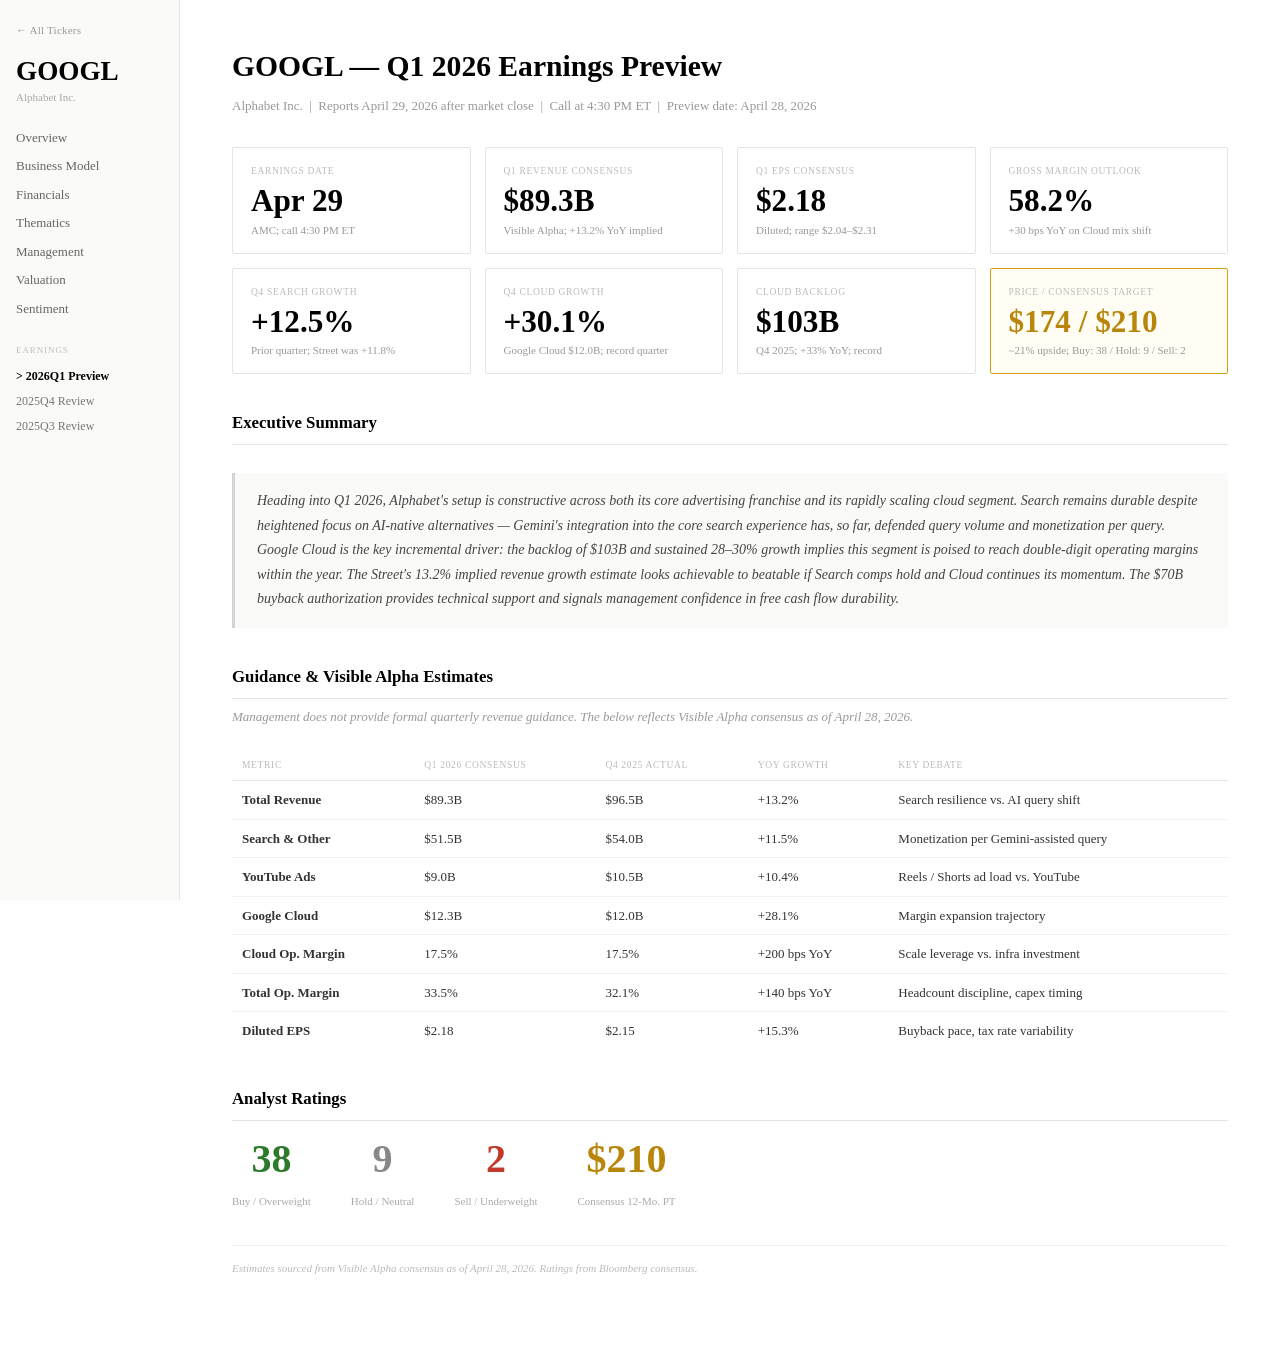
<file: preview-googl.html>
<!DOCTYPE html>
<html lang="en">
<head><meta charset="UTF-8"/><meta name="viewport" content="width=device-width, initial-scale=1.0"/><title>GOOGL — Q1 2026 Earnings Preview</title><link rel="stylesheet" href="styles.css"/></head>
<body>
<aside id="sidebar">
  <a href="index.html" class="sidebar-back">&larr; All Tickers</a>
  <div class="sidebar-ticker">GOOGL</div>
  <div class="sidebar-company">Alphabet Inc.</div>
  <ul class="sidebar-nav">
    <li><a href="#">Overview</a></li>
    <li><a href="business-model-glw.html">Business Model</a></li>
    <li><a href="financials-googl.html">Financials</a></li>
    <li><a href="#">Thematics</a></li>
    <li><a href="#">Management</a></li>
    <li><a href="#">Valuation</a></li>
    <li><a href="#">Sentiment</a></li>
  </ul>
  <div class="sidebar-section-label">Earnings</div>
  <ul class="sidebar-earnings-links">
    <li><a href="preview-googl.html" class="active">&gt; 2026Q1 Preview</a></li>
    <li><a href="review-googl.html">2025Q4 Review</a></li>
    <li><a href="#">2025Q3 Review</a></li>
  </ul>
</aside>
<main id="main">
  <h1 class="preview-title">GOOGL — Q1 2026 Earnings Preview</h1>
  <p class="preview-subtitle">Alphabet Inc. &nbsp;|&nbsp; Reports April 29, 2026 after market close &nbsp;|&nbsp; Call at 4:30 PM ET &nbsp;|&nbsp; Preview date: April 28, 2026</p>
  <div class="kpi-grid">
    <div class="kpi-card"><div class="kpi-label">Earnings Date</div><div class="kpi-value">Apr 29</div><div class="kpi-desc">AMC; call 4:30 PM ET</div></div>
    <div class="kpi-card"><div class="kpi-label">Q1 Revenue Consensus</div><div class="kpi-value">$89.3B</div><div class="kpi-desc">Visible Alpha; +13.2% YoY implied</div></div>
    <div class="kpi-card"><div class="kpi-label">Q1 EPS Consensus</div><div class="kpi-value">$2.18</div><div class="kpi-desc">Diluted; range $2.04–$2.31</div></div>
    <div class="kpi-card"><div class="kpi-label">Gross Margin Outlook</div><div class="kpi-value">58.2%</div><div class="kpi-desc">+30 bps YoY on Cloud mix shift</div></div>
  </div>
  <div class="kpi-grid" style="margin-top:0">
    <div class="kpi-card"><div class="kpi-label">Q4 Search Growth</div><div class="kpi-value">+12.5%</div><div class="kpi-desc">Prior quarter; Street was +11.8%</div></div>
    <div class="kpi-card"><div class="kpi-label">Q4 Cloud Growth</div><div class="kpi-value">+30.1%</div><div class="kpi-desc">Google Cloud $12.0B; record quarter</div></div>
    <div class="kpi-card"><div class="kpi-label">Cloud Backlog</div><div class="kpi-value">$103B</div><div class="kpi-desc">Q4 2025; +33% YoY; record</div></div>
    <div class="kpi-card highlight"><div class="kpi-label">Price / Consensus Target</div><div class="kpi-value gold">$174 / $210</div><div class="kpi-desc">~21% upside; Buy: 38 / Hold: 9 / Sell: 2</div></div>
  </div>
  <div class="section-header">Executive Summary</div>
  <div class="exec-summary"><p>Heading into Q1 2026, Alphabet's setup is constructive across both its core advertising franchise and its rapidly scaling cloud segment. Search remains durable despite heightened focus on AI-native alternatives — Gemini's integration into the core search experience has, so far, defended query volume and monetization per query. Google Cloud is the key incremental driver: the backlog of $103B and sustained 28–30% growth implies this segment is poised to reach double-digit operating margins within the year. The Street's 13.2% implied revenue growth estimate looks achievable to beatable if Search comps hold and Cloud continues its momentum. The $70B buyback authorization provides technical support and signals management confidence in free cash flow durability.</p></div>
  <div class="section-header">Guidance &amp; Visible Alpha Estimates</div>
  <p class="section-sub">Management does not provide formal quarterly revenue guidance. The below reflects Visible Alpha consensus as of April 28, 2026.</p>
  <div class="table-wrap"><table><thead><tr><th>Metric</th><th>Q1 2026 Consensus</th><th>Q4 2025 Actual</th><th>YoY Growth</th><th>Key Debate</th></tr></thead><tbody>
  <tr><td><strong>Total Revenue</strong></td><td>$89.3B</td><td>$96.5B</td><td>+13.2%</td><td>Search resilience vs. AI query shift</td></tr>
  <tr><td><strong>Search &amp; Other</strong></td><td>$51.5B</td><td>$54.0B</td><td>+11.5%</td><td>Monetization per Gemini-assisted query</td></tr>
  <tr><td><strong>YouTube Ads</strong></td><td>$9.0B</td><td>$10.5B</td><td>+10.4%</td><td>Reels / Shorts ad load vs. YouTube</td></tr>
  <tr><td><strong>Google Cloud</strong></td><td>$12.3B</td><td>$12.0B</td><td>+28.1%</td><td>Margin expansion trajectory</td></tr>
  <tr><td><strong>Cloud Op. Margin</strong></td><td>17.5%</td><td>17.5%</td><td>+200 bps YoY</td><td>Scale leverage vs. infra investment</td></tr>
  <tr><td><strong>Total Op. Margin</strong></td><td>33.5%</td><td>32.1%</td><td>+140 bps YoY</td><td>Headcount discipline, capex timing</td></tr>
  <tr><td><strong>Diluted EPS</strong></td><td>$2.18</td><td>$2.15</td><td>+15.3%</td><td>Buyback pace, tax rate variability</td></tr>
  </tbody></table></div>
  <div class="section-header">Analyst Ratings</div>
  <div style="display:flex;gap:40px;margin-bottom:32px;align-items:flex-end">
    <div style="text-align:center"><div style="font-size:2.5rem;font-weight:bold;color:#2d7a2d">38</div><div style="font-size:11px;color:#aaa;margin-top:4px">Buy / Overweight</div></div>
    <div style="text-align:center"><div style="font-size:2.5rem;font-weight:bold;color:#888">9</div><div style="font-size:11px;color:#aaa;margin-top:4px">Hold / Neutral</div></div>
    <div style="text-align:center"><div style="font-size:2.5rem;font-weight:bold;color:#c0392b">2</div><div style="font-size:11px;color:#aaa;margin-top:4px">Sell / Underweight</div></div>
    <div style="text-align:center"><div style="font-size:2.5rem;font-weight:bold;color:#b8860b">$210</div><div style="font-size:11px;color:#aaa;margin-top:4px">Consensus 12-Mo. PT</div></div>
  </div>
  <p class="footer-note">Estimates sourced from Visible Alpha consensus as of April 28, 2026. Ratings from Bloomberg consensus.</p>
</main>
<script src="app.js"></script>
</body></html>
</file>
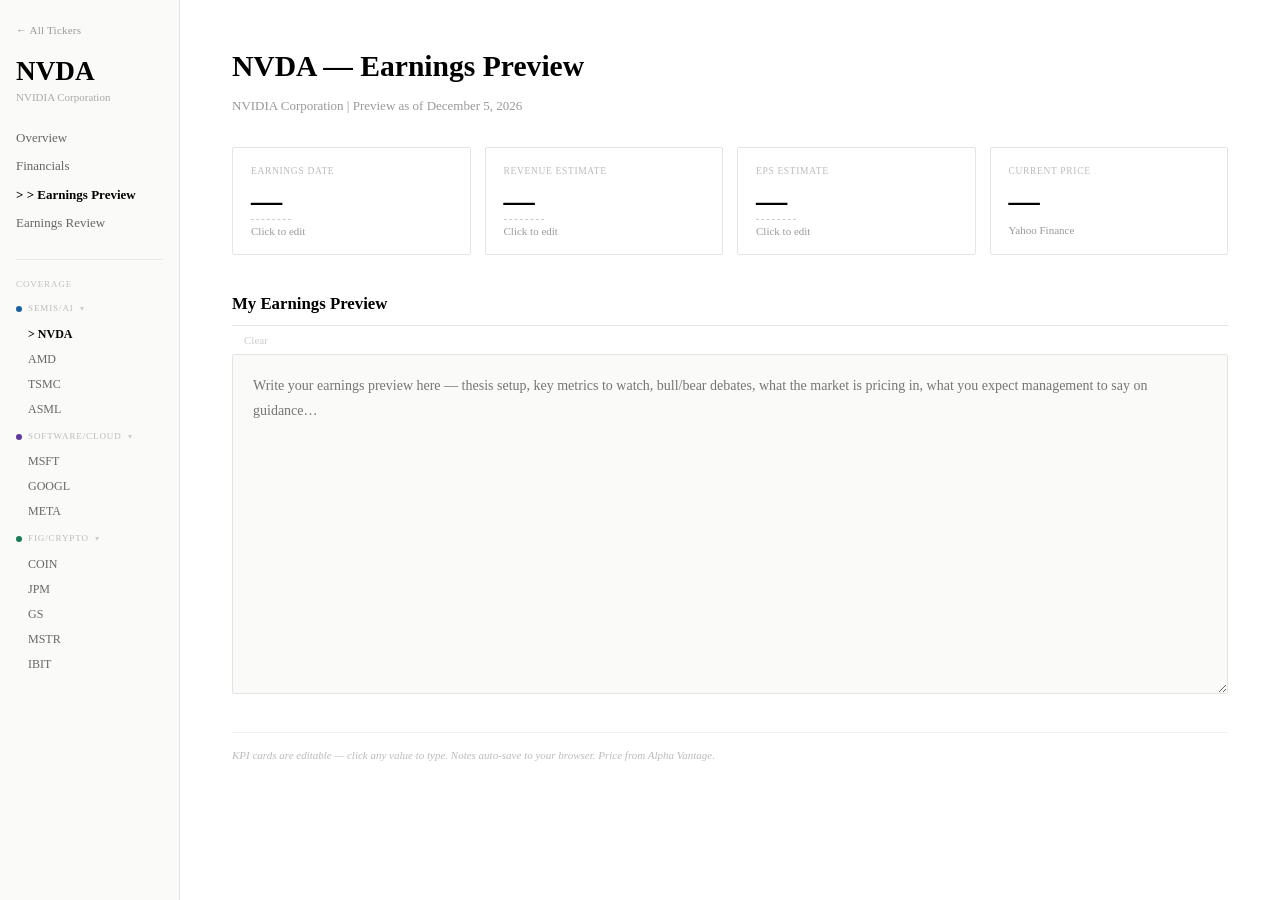
<file: preview.html>
<!DOCTYPE html>
<html lang="en">
<head>
  <meta charset="UTF-8"/>
  <meta name="viewport" content="width=device-width, initial-scale=1.0"/>
  <title>Earnings Preview</title>
  <link rel="stylesheet" href="styles.css"/>
</head>
<body>

<aside id="sidebar">
  <a href="index.html" class="sidebar-back">&larr; All Tickers</a>
  <div class="sidebar-ticker" id="s-ticker">—</div>
  <div class="sidebar-company" id="s-company"></div>
  <ul class="sidebar-nav">
    <li><a href="#" id="s-overview">Overview</a></li>
    <li><a href="#" id="s-fin">Financials</a></li>
    <li><a href="#" class="active">&gt; Earnings Preview</a></li>
    <li><a href="#" id="s-review">Earnings Review</a></li>
  </ul>
  <hr class="sidebar-divider"/>
  <div class="sidebar-section-label">Coverage</div>
  <div id="sidebar-wl-links"></div>
</aside>

<main id="main">
  <h1 class="preview-title" id="m-title">Earnings Preview</h1>
  <p class="preview-subtitle" id="m-subtitle"></p>

  <div class="kpi-grid">
    <div class="kpi-card">
      <div class="kpi-label">Earnings Date</div>
      <div class="kpi-value kpi-editable" id="kpi-date" data-field="date" contenteditable="true" spellcheck="false">—</div>
      <div class="kpi-desc">Click to edit</div>
    </div>
    <div class="kpi-card">
      <div class="kpi-label">Revenue Estimate</div>
      <div class="kpi-value kpi-editable" id="kpi-rev" data-field="rev" contenteditable="true" spellcheck="false">—</div>
      <div class="kpi-desc">Click to edit</div>
    </div>
    <div class="kpi-card">
      <div class="kpi-label">EPS Estimate</div>
      <div class="kpi-value kpi-editable" id="kpi-eps" data-field="eps" contenteditable="true" spellcheck="false">—</div>
      <div class="kpi-desc">Click to edit</div>
    </div>
    <div class="kpi-card">
      <div class="kpi-label">Current Price</div>
      <div class="kpi-value" id="kpi-price">—</div>
      <div class="kpi-desc" id="kpi-change">Yahoo Finance</div>
    </div>
  </div>

  <div class="section-header">My Earnings Preview</div>
  <div style="display:flex;align-items:center;gap:12px;margin-bottom:8px">
    <span class="notes-status" id="notes-status"></span>
    <button class="notes-clear" id="notes-clear">Clear</button>
  </div>
  <textarea id="notes-ta" class="notes-editor" placeholder="Write your earnings preview here — thesis setup, key metrics to watch, bull/bear debates, what the market is pricing in, what you expect management to say on guidance…"></textarea>

  <p class="footer-note" style="margin-top:32px">
    KPI cards are editable — click any value to type. Notes auto-save to your browser. Price from Alpha Vantage.
  </p>
</main>

<script src="config.js"></script>
<script src="api.js"></script>
<script src="app.js"></script>
<script>
const params = new URLSearchParams(window.location.search);
const TICKER = (params.get('t') || 'NVDA').toUpperCase();
const CONAME = COMPANY_NAMES[TICKER] || TICKER;

document.addEventListener('DOMContentLoaded', () => {
  document.title = `${TICKER} — Earnings Preview`;
  document.getElementById('s-ticker').textContent  = TICKER;
  document.getElementById('s-company').textContent = CONAME;
  document.getElementById('s-overview').href = `company.html?t=${TICKER}`;
  document.getElementById('s-fin').href      = `financials.html?t=${TICKER}`;
  document.getElementById('s-review').href   = `review.html?t=${TICKER}`;
  document.getElementById('m-title').textContent    = `${TICKER} — Earnings Preview`;
  document.getElementById('m-subtitle').textContent = `${CONAME} | Preview as of ${new Date().toLocaleDateString('en-US', { month: 'long', day: 'numeric', year: 'numeric' })}`;

  renderSidebarWatchlist(TICKER);
  initNotesEditor('preview', TICKER);
  initEditableKPIs('preview', TICKER);

  fetchYFQuote(TICKER).then(q => {
    if (!q) return;
    document.getElementById('kpi-price').textContent = `$${q.price}`;
    const sign  = parseFloat(q.change) >= 0 ? '+' : '';
    const color = parseFloat(q.change) >= 0 ? '#2d7a2d' : '#c0392b';
    document.getElementById('kpi-change').innerHTML =
      `<span style="color:${color}">${sign}${q.change} (${sign}${q.changePct}%)</span>`;
  }).catch(() => {});

  fetchYFEarnings(TICKER).then(e => {
    if (!e) return;
    populateKPIIfEmpty('preview', TICKER, 'date', e.earningsDate);
    populateKPIIfEmpty('preview', TICKER, 'rev',  e.revenueEst);
    populateKPIIfEmpty('preview', TICKER, 'eps',  e.epsEst);
  }).catch(() => {});
});
</script>
</body>
</html>
</file>
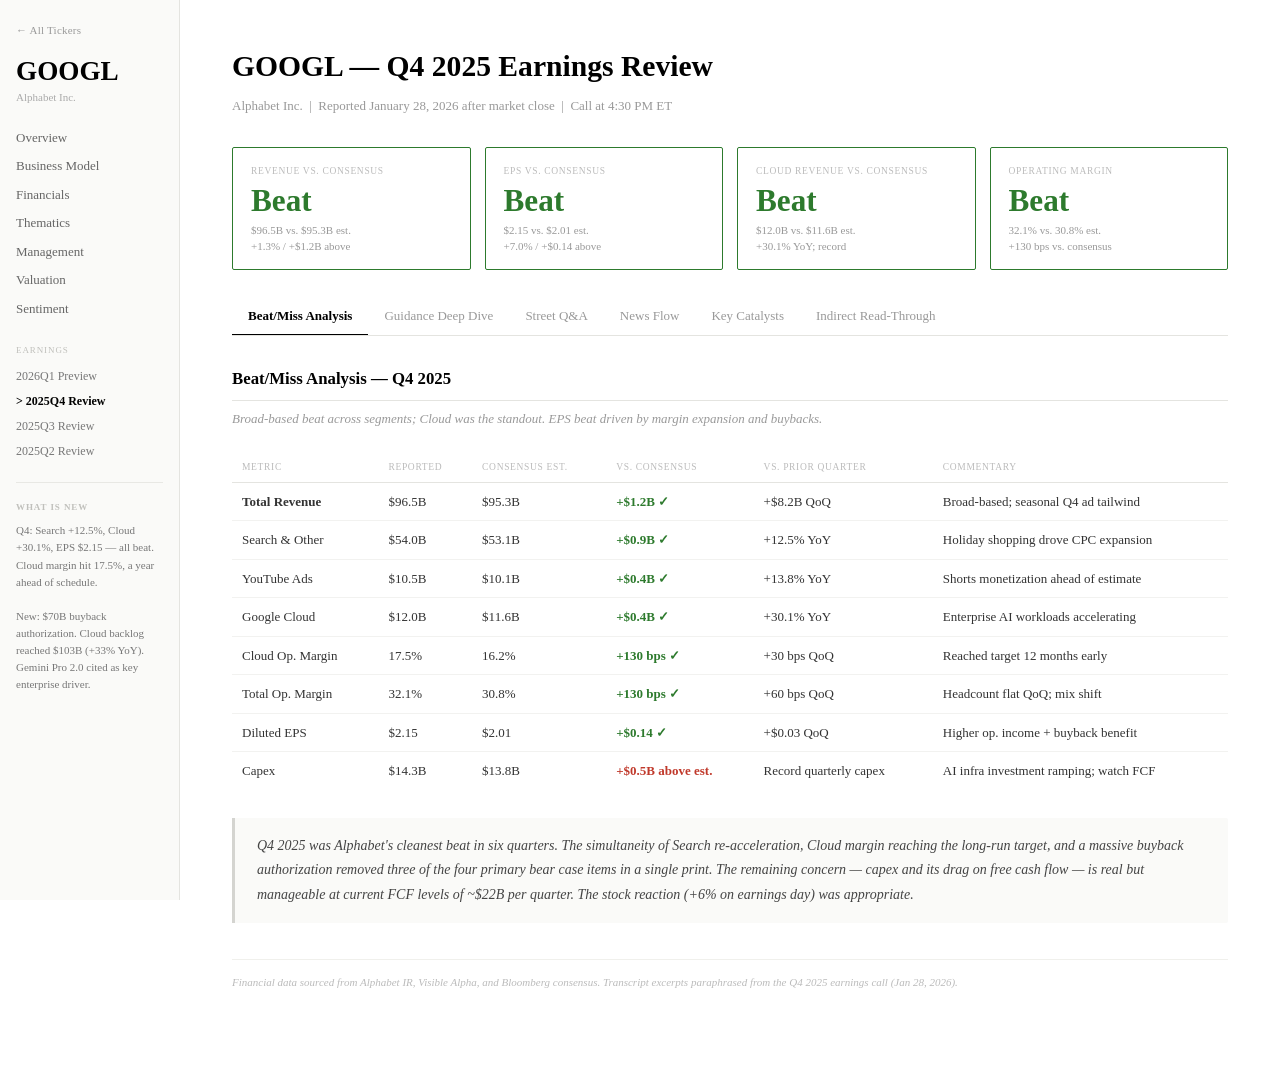
<file: review-googl.html>
<!DOCTYPE html>
<html lang="en">
<head>
  <meta charset="UTF-8"/>
  <meta name="viewport" content="width=device-width, initial-scale=1.0"/>
  <title>GOOGL — Q1 2026 Earnings Review</title>
  <link rel="stylesheet" href="styles.css"/>
</head>
<body>

<!-- ── Sidebar ──────────────────────────────────────────────────────── -->
<aside id="sidebar">
  <a href="index.html" class="sidebar-back">&larr; All Tickers</a>

  <div class="sidebar-ticker">GOOGL</div>
  <div class="sidebar-company">Alphabet Inc.</div>

  <ul class="sidebar-nav">
    <li><a href="#">Overview</a></li>
    <li><a href="business-model-glw.html">Business Model</a></li>
    <li><a href="financials-googl.html">Financials</a></li>
    <li><a href="#">Thematics</a></li>
    <li><a href="#">Management</a></li>
    <li><a href="#">Valuation</a></li>
    <li><a href="#">Sentiment</a></li>
  </ul>

  <div class="sidebar-section-label">Earnings</div>
  <ul class="sidebar-earnings-links">
    <li><a href="preview-googl.html">2026Q1 Preview</a></li>
    <li><a href="review-googl.html" class="active">&gt; 2025Q4 Review</a></li>
    <li><a href="#">2025Q3 Review</a></li>
    <li><a href="#">2025Q2 Review</a></li>
  </ul>

  <hr class="sidebar-divider"/>
  <div class="sidebar-what-is-new">
    <h4>What Is New</h4>
    <p>
      Q4: Search +12.5%, Cloud +30.1%, EPS $2.15 — all beat. Cloud margin hit 17.5%, a year ahead of schedule. <br><br>
      New: $70B buyback authorization. Cloud backlog reached $103B (+33% YoY). Gemini Pro 2.0 cited as key enterprise driver.
    </p>
  </div>
</aside>

<!-- ── Main ─────────────────────────────────────────────────────────── -->
<main id="main">

  <h1 class="preview-title">GOOGL — Q4 2025 Earnings Review</h1>
  <p class="preview-subtitle">
    Alphabet Inc. &nbsp;|&nbsp; Reported January 28, 2026 after market close &nbsp;|&nbsp; Call at 4:30 PM ET
  </p>

  <!-- Beat/Miss KPI summary -->
  <div class="kpi-grid" style="margin-bottom:28px">
    <div class="kpi-card" style="border-color:#2d7a2d">
      <div class="kpi-label">Revenue vs. Consensus</div>
      <div class="kpi-value" style="color:#2d7a2d">Beat</div>
      <div class="kpi-desc">$96.5B vs. $95.3B est.<br>+1.3% / +$1.2B above</div>
    </div>
    <div class="kpi-card" style="border-color:#2d7a2d">
      <div class="kpi-label">EPS vs. Consensus</div>
      <div class="kpi-value" style="color:#2d7a2d">Beat</div>
      <div class="kpi-desc">$2.15 vs. $2.01 est.<br>+7.0% / +$0.14 above</div>
    </div>
    <div class="kpi-card" style="border-color:#2d7a2d">
      <div class="kpi-label">Cloud Revenue vs. Consensus</div>
      <div class="kpi-value" style="color:#2d7a2d">Beat</div>
      <div class="kpi-desc">$12.0B vs. $11.6B est.<br>+30.1% YoY; record</div>
    </div>
    <div class="kpi-card" style="border-color:#2d7a2d">
      <div class="kpi-label">Operating Margin</div>
      <div class="kpi-value" style="color:#2d7a2d">Beat</div>
      <div class="kpi-desc">32.1% vs. 30.8% est.<br>+130 bps vs. consensus</div>
    </div>
  </div>

  <!-- Tabs -->
  <div class="tabs">
    <button class="tab-btn active" data-tab="beat-miss">Beat/Miss Analysis</button>
    <button class="tab-btn" data-tab="guidance">Guidance Deep Dive</button>
    <button class="tab-btn" data-tab="street-qa">Street Q&amp;A</button>
    <button class="tab-btn" data-tab="news-flow">News Flow</button>
    <button class="tab-btn" data-tab="catalysts">Key Catalysts</button>
    <button class="tab-btn" data-tab="read-through">Indirect Read-Through</button>
  </div>

  <!-- ── Tab: Beat/Miss ── -->
  <div id="beat-miss" class="tab-panel active">
    <div class="section-header" style="margin-top:0">Beat/Miss Analysis — Q4 2025</div>
    <p class="section-sub">Broad-based beat across segments; Cloud was the standout. EPS beat driven by margin expansion and buybacks.</p>
    <div class="table-wrap">
      <table>
        <thead>
          <tr>
            <th>Metric</th>
            <th>Reported</th>
            <th>Consensus Est.</th>
            <th>vs. Consensus</th>
            <th>vs. Prior Quarter</th>
            <th>Commentary</th>
          </tr>
        </thead>
        <tbody>
          <tr>
            <td><strong>Total Revenue</strong></td>
            <td>$96.5B</td>
            <td>$95.3B</td>
            <td class="beat">+$1.2B ✓</td>
            <td>+$8.2B QoQ</td>
            <td>Broad-based; seasonal Q4 ad tailwind</td>
          </tr>
          <tr>
            <td>Search &amp; Other</td>
            <td>$54.0B</td>
            <td>$53.1B</td>
            <td class="beat">+$0.9B ✓</td>
            <td>+12.5% YoY</td>
            <td>Holiday shopping drove CPC expansion</td>
          </tr>
          <tr>
            <td>YouTube Ads</td>
            <td>$10.5B</td>
            <td>$10.1B</td>
            <td class="beat">+$0.4B ✓</td>
            <td>+13.8% YoY</td>
            <td>Shorts monetization ahead of estimate</td>
          </tr>
          <tr>
            <td>Google Cloud</td>
            <td>$12.0B</td>
            <td>$11.6B</td>
            <td class="beat">+$0.4B ✓</td>
            <td>+30.1% YoY</td>
            <td>Enterprise AI workloads accelerating</td>
          </tr>
          <tr>
            <td>Cloud Op. Margin</td>
            <td>17.5%</td>
            <td>16.2%</td>
            <td class="beat">+130 bps ✓</td>
            <td>+30 bps QoQ</td>
            <td>Reached target 12 months early</td>
          </tr>
          <tr>
            <td>Total Op. Margin</td>
            <td>32.1%</td>
            <td>30.8%</td>
            <td class="beat">+130 bps ✓</td>
            <td>+60 bps QoQ</td>
            <td>Headcount flat QoQ; mix shift</td>
          </tr>
          <tr>
            <td>Diluted EPS</td>
            <td>$2.15</td>
            <td>$2.01</td>
            <td class="beat">+$0.14 ✓</td>
            <td>+$0.03 QoQ</td>
            <td>Higher op. income + buyback benefit</td>
          </tr>
          <tr>
            <td>Capex</td>
            <td>$14.3B</td>
            <td>$13.8B</td>
            <td class="miss">+$0.5B above est.</td>
            <td>Record quarterly capex</td>
            <td>AI infra investment ramping; watch FCF</td>
          </tr>
        </tbody>
      </table>
    </div>

    <div class="exec-summary">
      <p>
        Q4 2025 was Alphabet's cleanest beat in six quarters. The simultaneity of Search re-acceleration, Cloud margin reaching the long-run target, and a massive buyback authorization removed three of the four primary bear case items in a single print. The remaining concern — capex and its drag on free cash flow — is real but manageable at current FCF levels of ~$22B per quarter. The stock reaction (+6% on earnings day) was appropriate.
      </p>
    </div>
  </div>

  <!-- ── Tab: Guidance Deep Dive ── -->
  <div id="guidance" class="tab-panel">
    <div class="section-header" style="margin-top:0">Guidance Deep Dive</div>
    <p class="section-sub">Alphabet does not issue formal quarterly guidance. The table below compares implied Street expectations pre/post Q4 2025 results and shows the Q1 2026 setup.</p>

    <div class="table-wrap">
      <table>
        <thead>
          <tr>
            <th>Metric</th>
            <th>Pre-Q4 Street Mid</th>
            <th>New Low</th>
            <th>New High</th>
            <th>New Street Mid</th>
            <th>vs. Prior</th>
            <th>Key Driver</th>
          </tr>
        </thead>
        <tbody>
          <tr>
            <td><strong>Q1 '26 Total Revenue</strong></td>
            <td>$86.8B</td>
            <td>$87.1B</td>
            <td>$91.4B</td>
            <td>$89.3B</td>
            <td class="vs-beat">+$2.5B ↑</td>
            <td>Search re-accel + Cloud momentum</td>
          </tr>
          <tr>
            <td><strong>Q1 '26 Cloud Revenue</strong></td>
            <td>$11.8B</td>
            <td>$11.9B</td>
            <td>$12.8B</td>
            <td>$12.3B</td>
            <td class="vs-beat">+$0.5B ↑</td>
            <td>Backlog conversion + enterprise AI</td>
          </tr>
          <tr>
            <td><strong>Q1 '26 Op. Margin</strong></td>
            <td>32.1%</td>
            <td>32.5%</td>
            <td>35.0%</td>
            <td>33.5%</td>
            <td class="vs-beat">+140 bps ↑</td>
            <td>Cloud leverage; headcount flat</td>
          </tr>
          <tr>
            <td><strong>Q1 '26 EPS</strong></td>
            <td>$2.04</td>
            <td>$2.04</td>
            <td>$2.31</td>
            <td>$2.18</td>
            <td class="vs-beat">+$0.14 ↑</td>
            <td>Margin + buyback EPS accretion</td>
          </tr>
          <tr>
            <td><strong>2026 Full-Year Capex</strong></td>
            <td>$52B</td>
            <td>$50B</td>
            <td>$58B</td>
            <td>$54B</td>
            <td class="vs-miss">+$2B ↑ (higher)</td>
            <td>AI infra front-loading continues</td>
          </tr>
        </tbody>
      </table>
    </div>

    <!-- Bar chart: Cloud Revenue progression -->
    <div class="section-header">Cloud Revenue Guide Progression ($B)</div>
    <div class="chart-legend">
      <span><span class="legend-swatch" style="background:#d4a017"></span>Q1 Guide (pre-Q4)</span>
      <span><span class="legend-swatch" style="background:#2d7a2d"></span>Q4 Actual (Cloud)</span>
      <span><span class="legend-swatch" style="background:#2c5f8a"></span>Q1 Updated Consensus</span>
    </div>
    <div class="chart-wrap">
      <div id="guide-chart"></div>
    </div>
    <p style="font-size:13px;color:#555;line-height:1.7;margin-top:8px">
      The chart above illustrates the upward revision to Q1 2026 Cloud consensus following Alphabet's Q4 2025 beat. The pre-Q4 Q1 guide of $11.8B was lifted to $12.3B post-print — a $500M upward revision — reflecting better-than-expected margin conversion on Q4's $12.0B actuals and accelerating enterprise AI workload growth. The Q2 2026 setup benefits from the same tailwinds, with consensus now at $13.0B+.
    </p>
  </div>

  <!-- ── Tab: Street Q&A ── -->
  <div id="street-qa" class="tab-panel">
    <div class="section-header" style="margin-top:0">Street Q&amp;A — Key Transcript Highlights</div>
    <p class="section-sub">Selected analyst questions from the Q4 2025 earnings call (Jan 28, 2026, 4:30 PM ET). Paraphrased for clarity.</p>

    <div style="display:flex;flex-direction:column;gap:20px">

      <div style="border-left:3px solid #e4e4e0;padding:14px 20px">
        <div style="font-size:11px;color:#bbb;margin-bottom:6px">Brian Nowak, Morgan Stanley</div>
        <div style="font-weight:bold;color:#111;margin-bottom:8px">Q: Can you give us any quantification of how Gemini integration is affecting Search query growth and monetization per query?</div>
        <p style="font-size:13px;color:#555;line-height:1.7"><strong>A (CEO):</strong> Sundar Pichai noted that AI Overviews are now reaching over 1 billion users monthly and that click-through rates on AI-enhanced results are "equivalent to or better than" traditional blue-link results. He declined to quantify specific CPC or CPM impacts but said the team was "very encouraged" by early monetization signals and that the Q4 Search beat was partially attributable to AI-enhanced ad formats.</p>
      </div>

      <div style="border-left:3px solid #e4e4e0;padding:14px 20px">
        <div style="font-size:11px;color:#bbb;margin-bottom:6px">Mark Mahaney, Evercore ISI</div>
        <div style="font-weight:bold;color:#111;margin-bottom:8px">Q: Cloud operating margin hit 17.5% in Q4 — is this a structural level or could there be step-downs as you invest in AI infrastructure?</div>
        <p style="font-size:13px;color:#555;line-height:1.7"><strong>A (CFO):</strong> Anat Ashkenazi said the Q4 Cloud margin of 17.5% was "an important proof point" and that scale leverage is "structural and durable." She guided for continued margin progression in 2026 but cautioned that the pace of improvement may vary quarter to quarter based on infra timing. The implication: Cloud margins are unlikely to decline below Q4 levels barring a significant step-up in infrastructure costs.</p>
      </div>

      <div style="border-left:3px solid #e4e4e0;padding:14px 20px">
        <div style="font-size:11px;color:#bbb;margin-bottom:6px">Doug Anmuth, J.P. Morgan</div>
        <div style="font-weight:bold;color:#111;margin-bottom:8px">Q: On the $70B buyback — how should we think about pacing given you also have a $54B capex commitment in 2026?</div>
        <p style="font-size:13px;color:#555;line-height:1.7"><strong>A (CFO):</strong> Ashkenazi reiterated that with ~$90B of cash on hand and trailing twelve-month FCF of ~$85B, there is ample room to fund both. She said the buyback will be executed "opportunistically" and that the board authorized it specifically because "we believe the stock significantly undervalues the long-term opportunity."</p>
      </div>

    </div>
  </div>

  <!-- ── Tab: News Flow ── -->
  <div id="news-flow" class="tab-panel">
    <div class="section-header" style="margin-top:0">News Flow — Post-Earnings (Jan 28 – Apr 28, 2026)</div>

    <div class="table-wrap">
      <table>
        <thead>
          <tr>
            <th>Date</th>
            <th>Headline</th>
            <th>Impact</th>
            <th>Source</th>
          </tr>
        </thead>
        <tbody>
          <tr>
            <td style="white-space:nowrap">Jan 30</td>
            <td>DOJ files supplemental antitrust brief targeting Google's AI search integration</td>
            <td class="c-neg">Negative</td>
            <td>Reuters</td>
          </tr>
          <tr>
            <td>Feb 12</td>
            <td>Gemini Pro 2.0 launches in Workspace; early enterprise attach rates exceed targets</td>
            <td class="c-pos">Positive</td>
            <td>Google Blog / 9to5Google</td>
          </tr>
          <tr>
            <td>Feb 18</td>
            <td>Alphabet announces $70B buyback program; $15B Q1 tranche confirmed</td>
            <td class="c-pos">Positive</td>
            <td>Google IR</td>
          </tr>
          <tr>
            <td>Mar 5</td>
            <td>Report: OpenAI in talks with Apple to embed ChatGPT deeper in iOS 19</td>
            <td class="c-watch">Watch</td>
            <td>Bloomberg</td>
          </tr>
          <tr>
            <td>Mar 19</td>
            <td>Google Cloud signs 5-year enterprise AI agreement with Deutsche Bank (~$1B+)</td>
            <td class="c-pos">Positive</td>
            <td>FT via MarketScreener</td>
          </tr>
          <tr>
            <td>Apr 7</td>
            <td>DOJ judge orders Google to allow third-party default browsers on Android</td>
            <td class="c-neg">Negative</td>
            <td>WSJ</td>
          </tr>
          <tr>
            <td>Apr 15</td>
            <td>Channel checks: Google Cloud enterprise pipeline up ~40% YoY per Needham survey</td>
            <td class="c-pos">Positive</td>
            <td>Needham Research</td>
          </tr>
          <tr>
            <td>Apr 21</td>
            <td>NVIDIA confirms Google Cloud as preferred partner for GB300 AI cluster deployments</td>
            <td class="c-pos">Positive</td>
            <td>NVIDIA Blog / GOOGL IR</td>
          </tr>
        </tbody>
      </table>
    </div>
  </div>

  <!-- ── Tab: Key Catalysts ── -->
  <div id="catalysts" class="tab-panel">
    <div class="section-header" style="margin-top:0">Key Catalysts — 6-Month Outlook</div>
    <p class="section-sub">Near-term events and developments that could move the stock materially in either direction.</p>

    <div class="table-wrap">
      <table>
        <thead>
          <tr>
            <th>Catalyst</th>
            <th>Timing</th>
            <th>Bull Scenario</th>
            <th>Bear Scenario</th>
            <th>Conviction</th>
          </tr>
        </thead>
        <tbody>
          <tr>
            <td><strong>Q1 2026 Earnings</strong></td>
            <td>Apr 29, 2026</td>
            <td>Search +13%+; Cloud margin 18%+; buyback pace $15B+</td>
            <td>Search decelerates below 10%; Cloud margin misses</td>
            <td class="c-pos">High</td>
          </tr>
          <tr>
            <td><strong>DOJ Antitrust Remedy</strong></td>
            <td>Jun 2026 (est.)</td>
            <td>Narrow remedies limited to contracts; business model intact</td>
            <td>Structural breakup ordered; Search defaults banned</td>
            <td class="c-neg">High (risk)</td>
          </tr>
          <tr>
            <td><strong>Google I/O Developer Conference</strong></td>
            <td>May 14, 2026</td>
            <td>Gemini Ultra 2.0 launch; new AI product monetization announced</td>
            <td>Weaker-than-expected AI product pipeline vs. OpenAI</td>
            <td class="c-watch">Medium</td>
          </tr>
          <tr>
            <td><strong>Cloud Backlog Conversion</strong></td>
            <td>Ongoing / Q2</td>
            <td>Backlog-to-revenue conversion accelerates; $13B+ Q2 Cloud</td>
            <td>Customer AI project delays slow backlog drawdown</td>
            <td class="c-pos">Medium</td>
          </tr>
          <tr>
            <td><strong>Apple Default Engine Deal Renewal</strong></td>
            <td>H2 2026</td>
            <td>Deal renewed; Search volume on iOS intact</td>
            <td>Apple selects competing AI search; TAC collapses</td>
            <td class="c-neg">High (risk)</td>
          </tr>
        </tbody>
      </table>
    </div>
  </div>

  <!-- ── Tab: Indirect Read-Through ── -->
  <div id="read-through" class="tab-panel">
    <div class="section-header" style="margin-top:0">Indirect Read-Throughs</div>
    <p class="section-sub">What Alphabet's Q4 2025 results signal for the broader market and its peer set.</p>

    <!-- Macro themes table -->
    <div style="font-size:12px;font-weight:bold;color:#666;margin-bottom:10px;text-transform:uppercase;letter-spacing:0.06em">Macro Themes</div>
    <div class="table-wrap">
      <table>
        <thead>
          <tr>
            <th>Macro Theme</th>
            <th>Signal</th>
            <th>Read-Through</th>
          </tr>
        </thead>
        <tbody>
          <tr>
            <td><strong>AI Data Center Capex</strong></td>
            <td class="c-pos">Positive</td>
            <td>Alphabet $54B 2026 capex guide confirms hyperscaler AI infra spend is durable. Direct read-through for Corning optical fiber (GLW), data center REITs (EQIX, DLR), and power infrastructure (VRT, GEV). NVDA allocation demand stays elevated.</td>
          </tr>
          <tr>
            <td><strong>Digital Advertising Market</strong></td>
            <td class="c-pos">Positive</td>
            <td>Search +12.5% and YouTube +13.8% suggest the digital ad market is healthy, not deteriorating. Positive read-through for META (ad pricing), PINS, TTD, and the broader programmatic ecosystem.</td>
          </tr>
          <tr>
            <td><strong>Enterprise Cloud Adoption</strong></td>
            <td class="c-pos">Positive</td>
            <td>Google Cloud backlog of $103B (+33% YoY) with accelerating enterprise AI workload conversion suggests broad enterprise adoption is in early-to-mid innings. Incrementally positive for MSFT Azure and AWS sentiment ahead of their prints.</td>
          </tr>
          <tr>
            <td><strong>Antitrust / Regulatory Risk</strong></td>
            <td class="c-neg">Negative (macro)</td>
            <td>DOJ pursuit of structural remedies in the Google search case sets a precedent for big tech antitrust broadly. Watch for market-multiple de-rating risk if remedies prove structural rather than behavioral.</td>
          </tr>
          <tr>
            <td><strong>AI Monetization Timeline</strong></td>
            <td class="c-watch">Mixed</td>
            <td>Gemini monetization signals are positive but not yet fully measurable. If AI Overviews reduce click-throughs over time, Search CPM trends are a long-term watch item across the ad industry. No immediate negative evidence in Q4.</td>
          </tr>
        </tbody>
      </table>
    </div>

    <!-- Company read-through table -->
    <div style="font-size:12px;font-weight:bold;color:#666;margin:24px 0 10px;text-transform:uppercase;letter-spacing:0.06em">Company / Peer Implications</div>
    <div class="table-wrap">
      <table>
        <thead>
          <tr>
            <th>Company / Group</th>
            <th>Relationship</th>
            <th>Implication</th>
          </tr>
        </thead>
        <tbody>
          <tr>
            <td><strong>Meta Platforms (META)</strong></td>
            <td>Ad market peer / competitor</td>
            <td>Google's ad beat suggests healthy ad market; reduces risk of META ad pricing miss in its own Q4 report. YouTube vs. Reels dynamics worth monitoring for long-run share shift.</td>
          </tr>
          <tr>
            <td><strong>Microsoft (MSFT)</strong></td>
            <td>Cloud competitor / AI peer</td>
            <td>Cloud acceleration at GOOGL raises the bar for Azure Q4 print. Positive setup for cloud broadly, but also raises expectations for MSFT's own Copilot monetization disclosure.</td>
          </tr>
          <tr>
            <td><strong>Amazon (AMZN)</strong></td>
            <td>Cloud competitor</td>
            <td>AWS's Q4 print benefits from same enterprise AI tailwinds cited by GOOGL. Cloud margin expansion thesis is incrementally de-risked. Watch AWS margin vs. GOOGL Cloud's 17.5% benchmark.</td>
          </tr>
          <tr>
            <td><strong>NVIDIA (NVDA)</strong></td>
            <td>AI chip supplier</td>
            <td>Alphabet's $54B capex commitment in 2026 is directly positive for GPU demand. GOOGL is one of NVDA's largest customers for H100/GB200 clusters. Confirms oversubscription commentary from NVDA's own investor day.</td>
          </tr>
          <tr>
            <td><strong>Corning (GLW)</strong></td>
            <td>Fiber / optical supplier (indirect)</td>
            <td>Data center capex of $54B drives fiber and connectivity demand. GLW's hyperscale LTA news flow in 2026 is consistent with GOOGL's infrastructure build-out pace. Positive read-through for GLW's Springboard revenue targets.</td>
          </tr>
          <tr>
            <td><strong>Apple (AAPL)</strong></td>
            <td>TAC partner / potential search competitor</td>
            <td>Google's TAC arrangement with Apple remains intact in Q4 ($12.3B estimated annually). The DOJ default browser ruling creates tail risk for this relationship in H2 2026. Watch closely for any Apple AI search developments at WWDC.</td>
          </tr>
          <tr>
            <td><strong>Optical Infra (EQIX, DLR, VRT)</strong></td>
            <td>Data center ecosystem</td>
            <td>Hyperscaler capex commitment from Alphabet confirms multi-year demand for data center capacity, power, and cooling. Incrementally positive for colocation REITs and power infrastructure suppliers.</td>
          </tr>
        </tbody>
      </table>
    </div>
  </div>

  <p class="footer-note">
    Financial data sourced from Alphabet IR, Visible Alpha, and Bloomberg consensus.
    Transcript excerpts paraphrased from the Q4 2025 earnings call (Jan 28, 2026).
  </p>

</main>

<script src="app.js"></script>
</body>
</html>
</file>
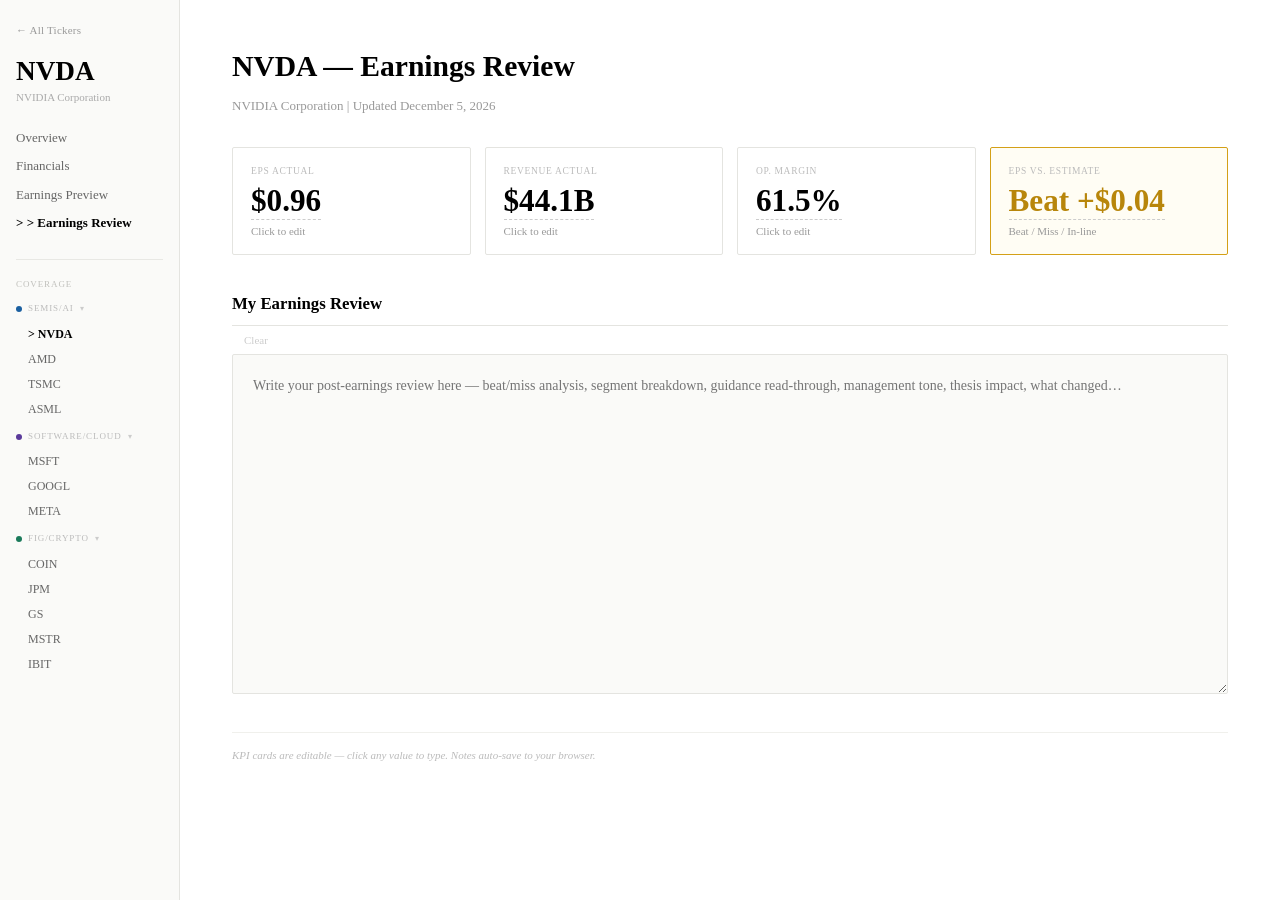
<file: review.html>
<!DOCTYPE html>
<html lang="en">
<head>
  <meta charset="UTF-8"/>
  <meta name="viewport" content="width=device-width, initial-scale=1.0"/>
  <title>Earnings Review</title>
  <link rel="stylesheet" href="styles.css"/>
</head>
<body>

<aside id="sidebar">
  <a href="index.html" class="sidebar-back">&larr; All Tickers</a>
  <div class="sidebar-ticker" id="s-ticker">—</div>
  <div class="sidebar-company" id="s-company"></div>
  <ul class="sidebar-nav">
    <li><a href="#" id="s-overview">Overview</a></li>
    <li><a href="#" id="s-fin">Financials</a></li>
    <li><a href="#" id="s-preview">Earnings Preview</a></li>
    <li><a href="#" class="active">&gt; Earnings Review</a></li>
  </ul>
  <hr class="sidebar-divider"/>
  <div class="sidebar-section-label">Coverage</div>
  <div id="sidebar-wl-links"></div>
</aside>

<main id="main">
  <h1 class="preview-title" id="m-title">Earnings Review</h1>
  <p class="preview-subtitle" id="m-subtitle"></p>

  <div class="kpi-grid">
    <div class="kpi-card">
      <div class="kpi-label">EPS Actual</div>
      <div class="kpi-value kpi-editable" data-field="eps" contenteditable="true" spellcheck="false">—</div>
      <div class="kpi-desc">Click to edit</div>
    </div>
    <div class="kpi-card">
      <div class="kpi-label">Revenue Actual</div>
      <div class="kpi-value kpi-editable" data-field="rev" contenteditable="true" spellcheck="false">—</div>
      <div class="kpi-desc">Click to edit</div>
    </div>
    <div class="kpi-card">
      <div class="kpi-label">Op. Margin</div>
      <div class="kpi-value kpi-editable" data-field="margin" contenteditable="true" spellcheck="false">—</div>
      <div class="kpi-desc">Click to edit</div>
    </div>
    <div class="kpi-card highlight">
      <div class="kpi-label">EPS vs. Estimate</div>
      <div class="kpi-value kpi-editable gold" data-field="surprise" contenteditable="true" spellcheck="false">—</div>
      <div class="kpi-desc">Beat / Miss / In-line</div>
    </div>
  </div>

  <div class="section-header">My Earnings Review</div>
  <div style="display:flex;align-items:center;gap:12px;margin-bottom:8px">
    <span class="notes-status" id="notes-status"></span>
    <button class="notes-clear" id="notes-clear">Clear</button>
  </div>
  <textarea id="notes-ta" class="notes-editor" placeholder="Write your post-earnings review here — beat/miss analysis, segment breakdown, guidance read-through, management tone, thesis impact, what changed…"></textarea>

  <p class="footer-note" style="margin-top:32px">
    KPI cards are editable — click any value to type. Notes auto-save to your browser.
  </p>
</main>

<script src="config.js"></script>
<script src="api.js"></script>
<script src="financials-data.js"></script>
<script src="app.js"></script>
<script>
const params = new URLSearchParams(window.location.search);
const TICKER = (params.get('t') || 'NVDA').toUpperCase();
const CONAME = COMPANY_NAMES[TICKER] || TICKER;

document.addEventListener('DOMContentLoaded', () => {
  document.title = `${TICKER} — Earnings Review`;
  document.getElementById('s-ticker').textContent  = TICKER;
  document.getElementById('s-company').textContent = CONAME;
  document.getElementById('s-overview').href = `company.html?t=${TICKER}`;
  document.getElementById('s-fin').href      = `financials.html?t=${TICKER}`;
  document.getElementById('s-preview').href  = `preview.html?t=${TICKER}`;
  document.getElementById('m-title').textContent    = `${TICKER} — Earnings Review`;
  document.getElementById('m-subtitle').textContent = `${CONAME} | Updated ${new Date().toLocaleDateString('en-US', { month: 'long', day: 'numeric', year: 'numeric' })}`;

  renderSidebarWatchlist(TICKER);

  /* Pre-populate KPI cards from training data if user hasn't typed yet */
  const rd = (typeof FINANCIALS_DATA !== 'undefined') && FINANCIALS_DATA[TICKER]?.review;
  if (rd) {
    populateKPIIfEmpty('review', TICKER, 'eps',      rd.eps);
    populateKPIIfEmpty('review', TICKER, 'rev',      rd.rev);
    populateKPIIfEmpty('review', TICKER, 'margin',   rd.margin);
    populateKPIIfEmpty('review', TICKER, 'surprise', rd.surprise);
  }

  initNotesEditor('review', TICKER);
  initEditableKPIs('review', TICKER);
});
</script>
</body>
</html>
</file>
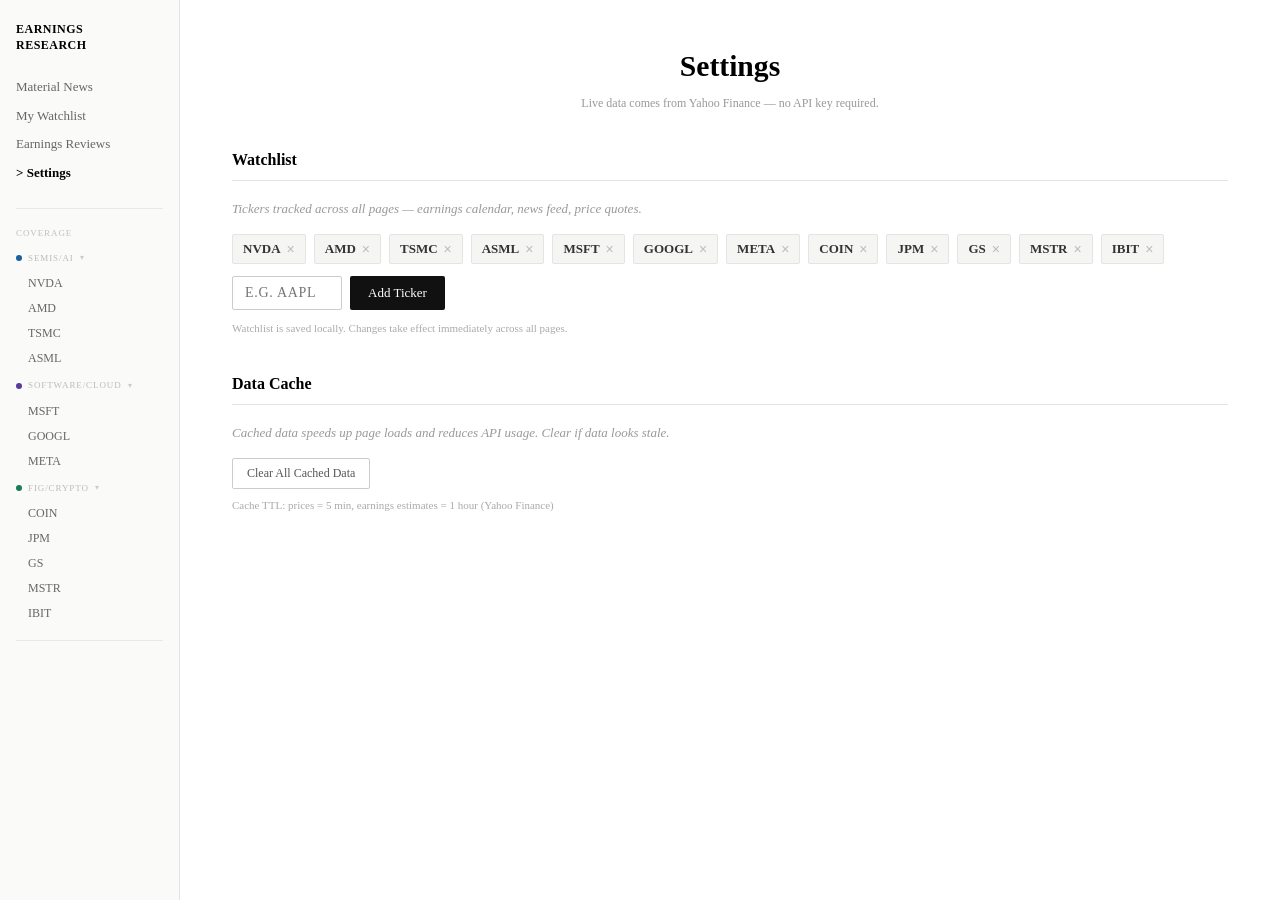
<file: settings.html>
<!DOCTYPE html>
<html lang="en">
<head>
  <meta charset="UTF-8"/>
  <meta name="viewport" content="width=device-width, initial-scale=1.0"/>
  <title>Settings — Earnings Research Dashboard</title>
  <link rel="stylesheet" href="styles.css"/>
  <style>
    .settings-section { margin-bottom: 36px; }
    .settings-section h2 { font-size: 1rem; font-weight: bold; color: #000; border-bottom: 1px solid #e4e4e0; padding-bottom: 8px; margin-bottom: 18px; }
    .key-row { display: flex; align-items: center; gap: 10px; margin-bottom: 14px; }
    .key-row label { font-size: 12px; color: #666; width: 140px; flex-shrink: 0; }
    .key-input { flex: 1; padding: 8px 12px; border: 1px solid #ccc; font-family: Georgia, serif; font-size: 13px; border-radius: 2px; }
    .key-input:focus { outline: none; border-color: #888; }
    .key-toggle { padding: 7px 12px; background: none; border: 1px solid #ddd; font-size: 11px; color: #777; cursor: pointer; border-radius: 2px; white-space: nowrap; }
    .key-toggle:hover { border-color: #888; color: #333; }
    .test-btn { padding: 7px 14px; background: none; border: 1px solid #ccc; font-family: Georgia, serif; font-size: 12px; cursor: pointer; border-radius: 2px; color: #555; }
    .test-btn:hover { background: #f5f5f3; }
    .test-result { font-size: 11px; margin-top: 4px; padding: 4px 0; }
    .test-ok  { color: #2d7a2d; }
    .test-err { color: #c0392b; }
    .status-dot { width: 8px; height: 8px; border-radius: 50%; display: inline-block; margin-right: 6px; }
    .dot-ok   { background: #2d7a2d; }
    .dot-miss { background: #e0e0e0; }
    .dot-err  { background: #c0392b; }
    .save-row { display: flex; gap: 10px; align-items: center; margin-top: 8px; }
    .save-msg { font-size: 12px; color: #2d7a2d; }
    .wl-tags { display: flex; flex-wrap: wrap; gap: 8px; margin-top: 8px; }
    .wl-tag { display: flex; align-items: center; gap: 6px; background: #f5f5f3; border: 1px solid #e4e4e0; padding: 4px 10px; border-radius: 2px; font-size: 13px; font-weight: bold; }
    .wl-tag button { background: none; border: none; color: #bbb; cursor: pointer; font-size: 14px; line-height: 1; padding: 0; }
    .wl-tag button:hover { color: #c0392b; }
    .wl-add-row { display: flex; gap: 8px; margin-top: 12px; }
    .help-text { font-size: 11px; color: #aaa; margin-top: 6px; line-height: 1.5; }
    .api-card { background: #fafaf8; border: 1px solid #e8e8e4; padding: 18px 20px; border-radius: 2px; margin-bottom: 14px; }
    .api-card-header { display: flex; align-items: center; justify-content: space-between; margin-bottom: 12px; }
    .api-card-title { font-size: 13px; font-weight: bold; color: #000; }
    .api-card-status { font-size: 11px; color: #aaa; display: flex; align-items: center; }
  </style>
</head>
<body>

<aside id="sidebar">
  <div class="sidebar-logo">Earnings<br>Research</div>
  <ul class="sidebar-nav">
    <li><a href="index.html">Material News</a></li>
    <li><a href="watchlist.html">My Watchlist</a></li>
    <li><a href="earnings-reviews.html">Earnings Reviews</a></li>
    <li><a href="settings.html" class="active">Settings</a></li>
  </ul>
  <hr class="sidebar-divider"/>
  <div class="sidebar-section-label">Coverage</div>
  <div id="sidebar-wl-links"></div>
  <hr class="sidebar-divider"/>
  <div id="sidebar-cal"></div>
</aside>

<main id="main">
  <h1 class="page-title">Settings</h1>
  <p class="page-subtitle-center">Live data comes from Yahoo Finance — no API key required.</p>

  <!-- Watchlist -->
  <div class="settings-section">
    <h2>Watchlist</h2>
    <p class="section-sub" style="margin-bottom:14px">Tickers tracked across all pages — earnings calendar, news feed, price quotes.</p>
    <div class="wl-tags" id="wl-tags"></div>
    <div class="wl-add-row">
      <input type="text" class="add-input" id="wl-input" placeholder="e.g. AAPL" maxlength="6"/>
      <button class="add-btn" onclick="addWLTicker()">Add Ticker</button>
      <span class="add-msg" id="wl-msg"></span>
    </div>
    <div class="help-text" style="margin-top:10px">Watchlist is saved locally. Changes take effect immediately across all pages.</div>
  </div>

  <!-- Cache -->
  <div class="settings-section">
    <h2>Data Cache</h2>
    <p class="section-sub" style="margin-bottom:14px">Cached data speeds up page loads and reduces API usage. Clear if data looks stale.</p>
    <div style="display:flex;gap:10px;align-items:center">
      <button class="test-btn" onclick="clearCache()">Clear All Cached Data</button>
      <span id="cache-msg" style="font-size:12px;color:#2d7a2d"></span>
    </div>
    <div class="help-text" style="margin-top:8px">Cache TTL: prices = 5 min, earnings estimates = 1 hour (Yahoo Finance)</div>
  </div>

</main>

<script src="config.js"></script>
<script src="api.js"></script>
<script src="app.js"></script>
<script>
document.addEventListener('DOMContentLoaded', () => {
  renderWLTags();
  renderSidebarWatchlist();
});

/* ── Watchlist management ── */
function getCustomWL() {
  const raw = localStorage.getItem('watchlist');
  return raw ? JSON.parse(raw) : [...WATCHLIST];
}
function saveCustomWL(list) { localStorage.setItem('watchlist', JSON.stringify(list)); }

function renderWLTags() {
  const container = document.getElementById('wl-tags');
  const list = getCustomWL();
  container.innerHTML = list.map(t => `
    <div class="wl-tag">
      ${t}
      <button onclick="removeWLTicker('${t}')" title="Remove">&times;</button>
    </div>`).join('');
}
function removeWLTicker(t) { saveCustomWL(getCustomWL().filter(x => x !== t)); renderWLTags(); renderSidebarWatchlist(); }
function addWLTicker() {
  const input = document.getElementById('wl-input');
  const msg   = document.getElementById('wl-msg');
  const t = input.value.toUpperCase().trim();
  if (!t) { msg.textContent = 'Enter a ticker.'; return; }
  const list = getCustomWL();
  if (list.includes(t)) { msg.textContent = t + ' already on watchlist.'; return; }
  list.push(t); saveCustomWL(list);
  input.value = ''; msg.textContent = '';
  renderWLTags(); renderSidebarWatchlist();
}
document.getElementById('wl-input')?.addEventListener('keydown', e => { if (e.key === 'Enter') addWLTicker(); });

function clearCache() {
  cacheClear();
  const el = document.getElementById('cache-msg');
  el.textContent = 'Cache cleared ✓';
  setTimeout(() => el.textContent = '', 2500);
}
</script>
</body>
</html>
</file>
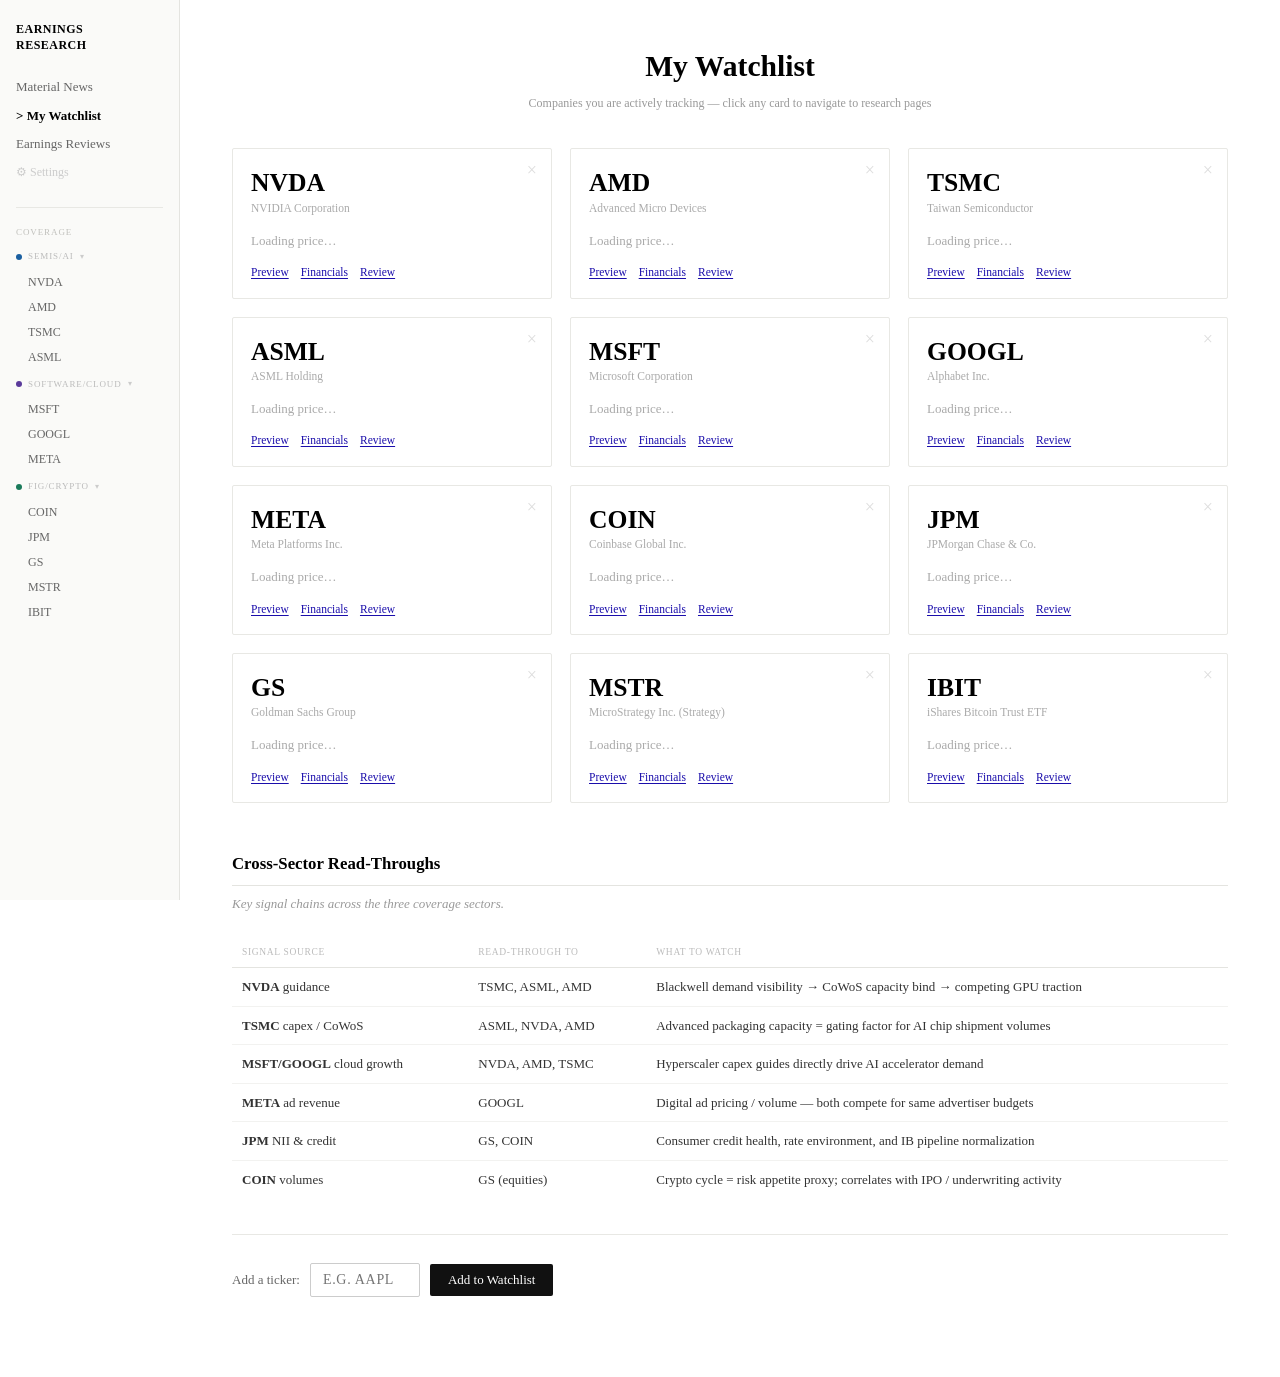
<file: watchlist.html>
<!DOCTYPE html>
<html lang="en">
<head>
  <meta charset="UTF-8"/>
  <meta name="viewport" content="width=device-width, initial-scale=1.0"/>
  <title>Earnings Research Dashboard — My Watchlist</title>
  <link rel="stylesheet" href="styles.css"/>
</head>
<body>

<!-- ── Sidebar ──────────────────────────────────────────────────────── -->
<aside id="sidebar">
  <div class="sidebar-logo">Earnings<br>Research</div>

  <ul class="sidebar-nav">
    <li><a href="index.html">Material News</a></li>
    <li><a href="watchlist.html" class="active">My Watchlist</a></li>
    <li><a href="earnings-reviews.html">Earnings Reviews</a></li>
    <li><a href="settings.html" style="color:#ccc;font-size:12px">⚙ Settings</a></li>
  </ul>

  <hr class="sidebar-divider"/>
  <div class="sidebar-section-label">Coverage</div>
  <div id="sidebar-wl-links"></div>
</aside>

<!-- ── Main ─────────────────────────────────────────────────────────── -->
<main id="main">
  <h1 class="page-title">My Watchlist</h1>
  <p class="page-subtitle-center">Companies you are actively tracking — click any card to navigate to research pages</p>

  <div class="watchlist-grid" id="watchlist-grid">
    <!-- Populated by renderWatchlistCards() in app.js -->
  </div>

  <!-- Cross-sector read-throughs -->
  <div class="section-header" style="margin-top:48px">Cross-Sector Read-Throughs</div>
  <p class="section-sub">Key signal chains across the three coverage sectors.</p>

  <div class="table-wrap">
    <table>
      <thead>
        <tr>
          <th>Signal Source</th>
          <th>Read-Through To</th>
          <th>What to Watch</th>
        </tr>
      </thead>
      <tbody>
        <tr>
          <td><strong>NVDA</strong> guidance</td>
          <td>TSMC, ASML, AMD</td>
          <td>Blackwell demand visibility → CoWoS capacity bind → competing GPU traction</td>
        </tr>
        <tr>
          <td><strong>TSMC</strong> capex / CoWoS</td>
          <td>ASML, NVDA, AMD</td>
          <td>Advanced packaging capacity = gating factor for AI chip shipment volumes</td>
        </tr>
        <tr>
          <td><strong>MSFT/GOOGL</strong> cloud growth</td>
          <td>NVDA, AMD, TSMC</td>
          <td>Hyperscaler capex guides directly drive AI accelerator demand</td>
        </tr>
        <tr>
          <td><strong>META</strong> ad revenue</td>
          <td>GOOGL</td>
          <td>Digital ad pricing / volume — both compete for same advertiser budgets</td>
        </tr>
        <tr>
          <td><strong>JPM</strong> NII &amp; credit</td>
          <td>GS, COIN</td>
          <td>Consumer credit health, rate environment, and IB pipeline normalization</td>
        </tr>
        <tr>
          <td><strong>COIN</strong> volumes</td>
          <td>GS (equities)</td>
          <td>Crypto cycle = risk appetite proxy; correlates with IPO / underwriting activity</td>
        </tr>
      </tbody>
    </table>
  </div>

  <!-- Add custom ticker form -->
  <div class="add-form">
    <label for="ticker-input">Add a ticker:</label>
    <input type="text" id="ticker-input" class="add-input" placeholder="e.g. AAPL" maxlength="6"/>
    <button id="add-btn" class="add-btn">Add to Watchlist</button>
    <span id="add-msg" class="add-msg"></span>
  </div>

</main>

<script src="config.js"></script>
<script src="api.js"></script>
<script src="app.js"></script>
<script>
function quickAdd(ticker) {
  const err = addTicker(ticker);
  if (!err) {
    renderWatchlistCards();
    renderSidebarWatchlist();
    loadLiveData();
    const btns = document.querySelectorAll('button.add-btn');
    btns.forEach(b => { if (b.textContent.trim() === '+ Add') b.textContent = '✓ Added'; });
    setTimeout(() => btns.forEach(b => { if (b.textContent.trim() === '✓ Added') b.textContent = '+ Add'; }), 1400);
  }
}

function loadLiveData() {
  const list = getWatchlist();
  if (!list.length) return;
  fetchYFQuotes(list).then(results => {
    list.forEach(t => {
      const q       = results[t];
      const priceEl = document.getElementById(`wl-price-${t}`);
      if (!priceEl) return;
      if (q) {
        const sign  = parseFloat(q.change) >= 0 ? '+' : '';
        const color = parseFloat(q.change) >= 0 ? '#2d7a2d' : '#c0392b';
        priceEl.innerHTML = `<span style="font-size:1.25rem;font-weight:bold;color:#000">$${q.price}</span> <span style="font-size:12px;color:${color}">${sign}${q.change} (${sign}${q.changePct}%)</span>`;
      } else {
        priceEl.textContent = '';
      }
    });
  }).catch(() => {});
}

document.addEventListener('DOMContentLoaded', () => {
  renderSidebarWatchlist();
  renderWatchlistCards();
  loadLiveData();
});
</script>
</body>
</html>
</file>
<file: styles.css>
/* ── Reset & base ─────────────────────────────────────────────────── */
*, *::before, *::after { box-sizing: border-box; margin: 0; padding: 0; }

body {
  font-family: Georgia, 'Times New Roman', serif;
  background: #ffffff;
  color: #333;
  display: flex;
  min-height: 100vh;
  font-size: 14px;
  line-height: 1.5;
}

a { color: inherit; }

/* ── Sidebar ──────────────────────────────────────────────────────── */
#sidebar {
  position: fixed;
  top: 0; left: 0;
  width: 180px;
  height: 100vh;
  overflow-y: auto;
  background: #fafaf8;
  border-right: 1px solid #e4e4e0;
  padding: 22px 16px 40px;
  font-size: 13px;
  flex-shrink: 0;
}

.sidebar-back {
  display: block;
  font-size: 11px;
  color: #999;
  text-decoration: none;
  margin-bottom: 18px;
  letter-spacing: 0.02em;
}
.sidebar-back:hover { color: #333; }

.sidebar-logo {
  font-size: 12px;
  font-weight: bold;
  color: #000;
  letter-spacing: 0.04em;
  text-transform: uppercase;
  margin-bottom: 24px;
  line-height: 1.3;
}

.sidebar-ticker {
  font-size: 1.7rem;
  font-weight: bold;
  color: #000;
  line-height: 1.1;
}

.sidebar-company {
  font-size: 11px;
  color: #aaa;
  margin-top: 3px;
  margin-bottom: 22px;
}

.sidebar-nav {
  list-style: none;
  margin-bottom: 26px;
}
.sidebar-nav li { margin-bottom: 9px; }
.sidebar-nav a {
  text-decoration: none;
  color: #666;
  font-size: 13px;
  display: block;
}
.sidebar-nav a:hover { color: #000; }
.sidebar-nav a.active {
  font-weight: bold;
  color: #000;
}
.sidebar-nav a.active::before { content: "> "; }

.sidebar-section-label {
  font-size: 9px;
  text-transform: uppercase;
  letter-spacing: 0.1em;
  color: #c0c0bc;
  margin-bottom: 9px;
}

.sidebar-earnings-links {
  list-style: none;
  margin-bottom: 22px;
}
.sidebar-earnings-links li { margin-bottom: 7px; }
.sidebar-earnings-links a {
  text-decoration: none;
  color: #777;
  font-size: 12px;
  display: block;
}
.sidebar-earnings-links a:hover { color: #000; }
.sidebar-earnings-links a.active {
  font-weight: bold;
  color: #000;
}

.sidebar-divider {
  border: none;
  border-top: 1px solid #e8e8e4;
  margin: 18px 0;
}

.sidebar-what-is-new { margin-top: 4px; }
.sidebar-what-is-new h4 {
  font-size: 9px;
  text-transform: uppercase;
  letter-spacing: 0.1em;
  color: #c0c0bc;
  margin-bottom: 8px;
}
.sidebar-what-is-new p {
  font-size: 11px;
  color: #777;
  line-height: 1.55;
}

.sidebar-watchlist-links {
  list-style: none;
}
.sidebar-watchlist-links li { margin-bottom: 7px; }
.sidebar-watchlist-links a {
  text-decoration: none;
  color: #666;
  font-size: 12px;
  display: block;
}
.sidebar-watchlist-links a:hover { color: #000; }
.sidebar-watchlist-links a.active {
  font-weight: bold;
  color: #000;
}
.sidebar-watchlist-links a.active::before { content: "> "; }

/* ── Main content ─────────────────────────────────────────────────── */
#main {
  margin-left: 180px;
  padding: 44px 52px 80px;
  flex: 1;
  max-width: 1100px;
  min-height: 100vh;
}

/* ── Page titles ──────────────────────────────────────────────────── */
.page-title {
  font-size: 1.85rem;
  font-weight: bold;
  color: #000;
  margin-bottom: 6px;
  text-align: center;
}

.page-subtitle-center {
  text-align: center;
  color: #999;
  font-size: 12px;
  margin-bottom: 36px;
}

.preview-title {
  font-size: 1.85rem;
  font-weight: bold;
  color: #000;
  margin-bottom: 8px;
}

.preview-subtitle {
  font-size: 13px;
  color: #999;
  margin-bottom: 30px;
  line-height: 1.6;
}

/* ── Section headers ──────────────────────────────────────────────── */
.section-header {
  font-size: 1.05rem;
  font-weight: bold;
  color: #000;
  border-bottom: 1px solid #e4e4e0;
  padding-bottom: 9px;
  margin-bottom: 8px;
  margin-top: 36px;
}
.section-header:first-of-type { margin-top: 0; }

.section-sub {
  font-size: 13px;
  color: #999;
  font-style: italic;
  margin-bottom: 22px;
  line-height: 1.6;
}

/* ── KPI stat grid ────────────────────────────────────────────────── */
.kpi-grid {
  display: grid;
  grid-template-columns: repeat(4, 1fr);
  gap: 14px;
  margin-bottom: 14px;
}
.kpi-grid + .kpi-grid { margin-top: 0; }

.kpi-card {
  border: 1px solid #e4e4e0;
  padding: 16px 18px 14px;
  border-radius: 2px;
}
.kpi-card.highlight { border-color: #d4a017; background: #fffdf4; }

.kpi-editable {
  cursor: text;
  border-bottom: 1px dashed #ccc;
  min-width: 40px;
  display: inline-block;
  outline: none;
}
.kpi-editable:focus { border-bottom-color: #555; }
.kpi-editable:empty::before { content: '—'; color: #bbb; }

.kpi-label {
  font-size: 9.5px;
  text-transform: uppercase;
  letter-spacing: 0.07em;
  color: #bbb;
  margin-bottom: 6px;
}

.kpi-value {
  font-size: 1.95rem;
  font-weight: bold;
  color: #000;
  line-height: 1.1;
  margin-bottom: 4px;
}
.kpi-value.gold { color: #b8860b; }

.kpi-desc {
  font-size: 11px;
  color: #999;
  line-height: 1.45;
}

/* ── Exec summary / blockquote ────────────────────────────────────── */
.exec-summary {
  border-left: 3px solid #d4d4d0;
  padding: 16px 22px;
  margin: 28px 0;
  background: #fafaf8;
  border-radius: 0 2px 2px 0;
}
.exec-summary p {
  font-size: 14px;
  font-style: italic;
  color: #444;
  line-height: 1.75;
}

/* ── Tables ───────────────────────────────────────────────────────── */
.table-wrap { overflow-x: auto; margin-bottom: 10px; }

table {
  width: 100%;
  border-collapse: collapse;
  font-size: 13px;
}

thead th {
  text-align: left;
  font-size: 9.5px;
  text-transform: uppercase;
  letter-spacing: 0.07em;
  color: #bbb;
  padding: 8px 10px;
  border-bottom: 1px solid #e4e4e0;
  white-space: nowrap;
  font-family: Georgia, serif;
  font-weight: normal;
}

tbody td {
  padding: 9px 10px;
  border-bottom: 1px solid #f2f2f0;
  color: #333;
  vertical-align: top;
}
tbody tr:last-child td { border-bottom: none; }

td a.data-link {
  color: #1a0dab;
  text-decoration: underline;
  text-underline-offset: 2px;
}

.row-sub { color: #999; font-size: 11.5px; }

/* table coloring */
.c-pos   { color: #2d7a2d; font-weight: 500; }
.c-neg   { color: #c0392b; font-weight: 500; }
.c-watch { color: #b8860b; font-weight: 500; }
.c-mute  { color: #aaa; }

.beat { color: #2d7a2d; font-weight: 600; }
.miss { color: #c0392b; font-weight: 600; }

/* ── Thesis impact labels ─────────────────────────────────────────── */
.thesis-label {
  display: inline-block;
  font-size: 10.5px;
  font-weight: bold;
  padding: 2px 9px;
  border-radius: 2px;
  margin-bottom: 7px;
  letter-spacing: 0.03em;
}
.thesis-positive  { background: #2d7a2d; color: #fff; }
.thesis-neutral   { background: #b8860b; color: #fff; }
.thesis-watch     { background: #b8860b; color: #fff; }
.thesis-negative  { background: #c0392b; color: #fff; }

/* ── News card grid ───────────────────────────────────────────────── */
.news-grid {
  display: grid;
  grid-template-columns: repeat(3, 1fr);
  gap: 20px;
  margin-bottom: 18px;
}

.news-card {
  border: 1px solid #e8e8e4;
  padding: 18px 18px 14px;
  border-radius: 2px;
  display: flex;
  flex-direction: column;
}

.nc-meta     { font-size: 10.5px; color: #bbb; margin-bottom: 1px; }
.nc-company  { font-size: 10px;   color: #ccc; margin-bottom: 9px; }
.nc-headline { font-size: 13.5px; font-weight: bold; color: #111; margin-bottom: 10px; line-height: 1.4; }
.nc-summary  { font-size: 12px; color: #666; line-height: 1.65; margin-bottom: 12px; flex: 1; }
.nc-impact   { font-size: 11.5px; color: #555; line-height: 1.55; margin-bottom: 12px; }
.nc-source   {
  font-size: 10px; color: #c0c0bc;
  border-top: 1px solid #f2f2f0;
  padding-top: 8px;
  margin-top: auto;
}

.show-more {
  text-align: center;
  margin: 6px 0 4px;
}
.show-more a {
  font-size: 12.5px;
  color: #999;
  text-decoration: underline;
  cursor: pointer;
}
.show-more a:hover { color: #333; }

.last-updated {
  text-align: center;
  font-size: 10.5px;
  color: #ccc;
  margin-top: 18px;
}

/* ── Tabs ─────────────────────────────────────────────────────────── */
.tabs {
  display: flex;
  border-bottom: 1px solid #e4e4e0;
  margin-bottom: 30px;
  overflow-x: auto;
  gap: 0;
}
.tab-btn {
  padding: 10px 16px;
  font-size: 13px;
  font-family: Georgia, serif;
  color: #999;
  cursor: pointer;
  border: none;
  background: none;
  border-bottom: 2px solid transparent;
  margin-bottom: -1px;
  white-space: nowrap;
  transition: color 0.12s;
}
.tab-btn:hover { color: #333; }
.tab-btn.active { color: #000; font-weight: bold; border-bottom-color: #000; }

.tab-panel { display: none; }
.tab-panel.active { display: block; }

/* ── Bar chart (SVG-based, rendered by JS) ────────────────────────── */
.chart-wrap { margin: 24px 0 16px; }
.chart-legend {
  display: flex;
  gap: 22px;
  font-size: 11.5px;
  color: #666;
  margin-bottom: 14px;
}
.legend-swatch {
  display: inline-block;
  width: 12px; height: 12px;
  border-radius: 2px;
  margin-right: 5px;
  vertical-align: middle;
}

/* ── Earnings reviews grid ────────────────────────────────────────── */
.reviews-grid {
  display: grid;
  grid-template-columns: repeat(4, 1fr);
  gap: 14px;
  margin-top: 28px;
}

.review-card {
  border: 1px solid #e8e8e4;
  padding: 14px 16px 12px;
  border-radius: 2px;
  text-decoration: none;
  display: block;
  cursor: pointer;
  transition: border-color 0.14s, box-shadow 0.14s;
}
.review-card:hover { border-color: #aaa; box-shadow: 0 1px 6px rgba(0,0,0,0.06); }

.rc-quarter { font-size: 10px; color: #ccc; margin-bottom: 4px; }
.rc-ticker  { font-size: 1.35rem; font-weight: bold; color: #000; }

/* ── Watchlist page ───────────────────────────────────────────────── */
.watchlist-grid {
  display: grid;
  grid-template-columns: repeat(3, 1fr);
  gap: 18px;
  margin-top: 28px;
}

.wl-card {
  border: 1px solid #e8e8e4;
  padding: 20px 18px 16px;
  border-radius: 2px;
  position: relative;
  transition: border-color 0.14s;
}
.wl-card:hover { border-color: #ccc; }

.wl-remove {
  position: absolute;
  top: 12px; right: 14px;
  background: none;
  border: none;
  font-size: 18px;
  color: #ddd;
  cursor: pointer;
  line-height: 1;
  padding: 0;
  font-family: Georgia, serif;
}
.wl-remove:hover { color: #c0392b; }

.wl-ticker { font-size: 1.6rem; font-weight: bold; color: #000; line-height: 1.1; }
.wl-name   { font-size: 11.5px; color: #aaa; margin-top: 2px; margin-bottom: 14px; }
.wl-row    { font-size: 12px; color: #666; margin-bottom: 4px; }
.wl-row span { font-weight: bold; color: #333; }
.wl-links  { margin-top: 14px; display: flex; gap: 12px; }
.wl-link   {
  font-size: 11.5px;
  color: #1a0dab;
  text-decoration: underline;
  text-underline-offset: 2px;
  cursor: pointer;
}

.add-form {
  display: flex;
  align-items: center;
  gap: 10px;
  margin-top: 36px;
  padding-top: 28px;
  border-top: 1px solid #e8e8e4;
}
.add-form label { font-size: 13px; color: #666; }
.add-input {
  padding: 8px 12px;
  border: 1px solid #ccc;
  font-family: Georgia, serif;
  font-size: 14px;
  width: 110px;
  border-radius: 2px;
  text-transform: uppercase;
  letter-spacing: 0.05em;
}
.add-input:focus { outline: none; border-color: #888; }
.add-btn {
  padding: 8px 18px;
  background: #111;
  color: #fff;
  border: none;
  font-family: Georgia, serif;
  font-size: 13px;
  cursor: pointer;
  border-radius: 2px;
}
.add-btn:hover { background: #333; }
.add-msg { font-size: 12px; color: #c0392b; }

/* ── Financial table ─────────────────────────────────────────────── */
.fin-table-wrap {
  overflow-x: auto;
  border: 1px solid #e4e4e0;
  border-radius: 2px;
  margin-bottom: 12px;
}
.fin-table {
  width: 100%;
  min-width: 680px;
  border-collapse: collapse;
  font-size: 13px;
  font-family: Georgia, serif;
}
.fin-table thead th {
  background: #f5f5f3;
  font-size: 11px;
  font-weight: bold;
  text-transform: none;
  letter-spacing: 0;
  color: #444;
  padding: 9px 14px;
  text-align: right;
  border-bottom: 2px solid #e4e4e0;
  white-space: nowrap;
}
.fin-table thead th.fin-metric-label { text-align: left; }
.fin-table tbody td {
  padding: 0;
  text-align: right;
  border-bottom: 1px solid #f0f0ec;
}
.fin-table tbody tr:last-child td { border-bottom: none; }
.fin-table tbody tr:nth-child(even) td { background: #fafaf8; }
.fin-metric-label {
  text-align: left !important;
  font-size: 11.5px;
  font-weight: bold;
  color: #555;
  white-space: nowrap;
  padding: 8px 14px !important;
  position: sticky;
  left: 0;
  background: #fff;
  z-index: 1;
}
.fin-table tbody tr:nth-child(even) .fin-metric-label { background: #fafaf8; }
.fin-table thead th:first-child {
  position: sticky;
  left: 0;
  z-index: 2;
}
.fin-cell {
  display: block;
  padding: 8px 14px;
  outline: none;
  cursor: text;
  min-width: 72px;
  white-space: nowrap;
}
.fin-cell:focus { background: #fff8e0; }
.fin-empty { color: #ccc; }
.fin-note {
  font-size: 11px;
  color: #888;
  line-height: 1.6;
  margin: 8px 0 12px;
}
.fin-edgar-link {
  display: inline-block;
  font-size: 12px;
  color: #2c5f8a;
  text-decoration: none;
  padding: 5px 14px;
  border: 1px solid #2c5f8a;
  border-radius: 2px;
  margin-bottom: 4px;
}
.fin-edgar-link:hover { background: #2c5f8a; color: #fff; }

/* ── Source Filings section ───────────────────────────────────── */
.filings-grid {
  display: flex;
  flex-wrap: wrap;
  gap: 10px;
  margin-bottom: 8px;
}
.filing-link {
  display: inline-block;
  font-size: 12px;
  font-family: Georgia, serif;
  color: #2c5f8a;
  text-decoration: none;
  padding: 6px 16px;
  border: 1px solid #2c5f8a;
  border-radius: 2px;
  white-space: nowrap;
}
.filing-link:hover { background: #2c5f8a; color: #fff; }
.filing-link-ir {
  color: #555;
  border-color: #bbb;
}
.filing-link-ir:hover { background: #555; color: #fff; border-color: #555; }

/* ── Footer note ──────────────────────────────────────────────────── */
.footer-note {
  font-size: 11px;
  color: #bbb;
  border-top: 1px solid #f0f0ec;
  padding-top: 14px;
  margin-top: 36px;
  font-style: italic;
  line-height: 1.6;
}

/* ── Guidance table highlight ─────────────────────────────────────── */
td.vs-beat { color: #2d7a2d; font-weight: 600; }
td.vs-miss { color: #c0392b; font-weight: 600; }

/* ── Loading / error states ───────────────────────────────────────── */
.loading-block {
  text-align: center;
  padding: 100px 20px;
  color: #aaa;
}
.spinner {
  width: 26px; height: 26px;
  border: 2px solid #e4e4e0;
  border-top-color: #555;
  border-radius: 50%;
  animation: spin 0.7s linear infinite;
  margin: 0 auto 16px;
}
@keyframes spin { to { transform: rotate(360deg); } }

.error-block {
  border: 1px solid #f0d0cc;
  background: #fdf5f4;
  padding: 24px 28px;
  border-radius: 2px;
  margin-top: 60px;
  color: #c0392b;
  font-size: 13px;
  line-height: 1.6;
}

/* ── Notes editor ─────────────────────────────────────────────────── */
.notes-editor {
  width: 100%;
  min-height: 340px;
  font-family: Georgia, serif;
  font-size: 14px;
  line-height: 1.8;
  color: #333;
  border: 1px solid #e4e4e0;
  border-radius: 2px;
  padding: 18px 20px;
  resize: vertical;
  background: #fafaf8;
  box-sizing: border-box;
  transition: border-color 0.12s, background 0.12s;
}
.notes-editor:focus {
  outline: none;
  border-color: #aaa;
  background: #fff;
}
.notes-toolbar {
  display: flex;
  align-items: center;
  justify-content: space-between;
  margin-bottom: 8px;
}
.notes-status {
  font-size: 11px;
  color: #bbb;
}
.notes-clear {
  font-size: 11px;
  color: #ccc;
  background: none;
  border: none;
  cursor: pointer;
  font-family: Georgia, serif;
  padding: 0;
}
.notes-clear:hover { color: #c0392b; }

/* ── Small utility buttons (settings page, etc.) ──────────────────── */
.test-btn-sm {
  padding: 6px 14px;
  background: #fff;
  color: #333;
  border: 1px solid #ddd;
  font-family: Georgia, serif;
  font-size: 12px;
  cursor: pointer;
  border-radius: 2px;
}
.test-btn-sm:hover { border-color: #999; }

/* ── Live price display ───────────────────────────────────────────── */
.live-price  { font-size: 1.1rem; font-weight: bold; color: #333; }
.price-up    { color: #2d7a2d; }
.price-down  { color: #c0392b; }

/* ── Sidebar earnings calendar widget ────────────────────────────── */
.sidebar-cal-item {
  margin-bottom: 9px;
  line-height: 1.35;
}
.sidebar-cal-ticker {
  font-size: 12px;
  font-weight: bold;
  color: #000;
}
.sidebar-cal-date {
  font-size: 10px;
  color: #aaa;
}

/* ── Settings page inputs ─────────────────────────────────────────── */
.settings-group {
  border: 1px solid #e4e4e0;
  padding: 20px 22px 18px;
  border-radius: 2px;
  margin-bottom: 18px;
}
.settings-label {
  font-size: 10px;
  text-transform: uppercase;
  letter-spacing: 0.07em;
  color: #bbb;
  margin-bottom: 8px;
  display: flex;
  align-items: center;
  gap: 8px;
}
.key-dot {
  width: 8px; height: 8px;
  border-radius: 50%;
  background: #ddd;
  display: inline-block;
}
.key-dot.active { background: #2d7a2d; }
.settings-input {
  width: 100%;
  padding: 9px 12px;
  border: 1px solid #ccc;
  font-family: Georgia, serif;
  font-size: 13px;
  border-radius: 2px;
  background: #fff;
  color: #333;
  margin-bottom: 10px;
  box-sizing: border-box;
}
.settings-input:focus { outline: none; border-color: #888; }
.settings-row { display: flex; gap: 10px; align-items: center; }

/* ── Sidebar collapsible sector groups ────────────────────────────── */
.sidebar-sector { margin-bottom: 10px; }
.sidebar-sector summary::-webkit-details-marker { display: none; }
.sidebar-sector-hdr {
  font-size: 9px;
  text-transform: uppercase;
  letter-spacing: 0.1em;
  color: #bbb;
  cursor: pointer;
  user-select: none;
  list-style: none;
  display: flex;
  align-items: center;
  gap: 6px;
  margin-bottom: 7px;
  padding: 2px 0;
}
.sidebar-sector-hdr::after { content: " ▾"; font-size: 8px; color: #ccc; }
.sidebar-sector:not([open]) .sidebar-sector-hdr::after { content: " ▸"; }
.sidebar-sector-dot {
  width: 6px; height: 6px;
  border-radius: 50%;
  display: inline-block;
  flex-shrink: 0;
}
.sector-dot-semis    { background: #1a5fa0; }
.sector-dot-software { background: #5a3a9a; }
.sector-dot-fig      { background: #1a7a5a; }

.sidebar-sector-tickers {
  list-style: none;
  padding-left: 12px;
  margin-bottom: 4px;
}
.sidebar-sector-tickers li { margin-bottom: 7px; }
.sidebar-sector-tickers a {
  text-decoration: none;
  color: #666;
  font-size: 12px;
  display: block;
}
.sidebar-sector-tickers a:hover { color: #000; }
.sidebar-sector-tickers a.active { font-weight: bold; color: #000; }
.sidebar-sector-tickers a.active::before { content: "> "; }

/* ── Earnings reviews filter buttons ─────────────────────────────── */
.er-filters {
  display: flex;
  flex-wrap: wrap;
  gap: 6px;
  margin-bottom: 24px;
}
.er-btn {
  padding: 5px 13px;
  font-size: 12px;
  font-family: inherit;
  border: 1px solid #ddd;
  border-radius: 3px;
  background: #fff;
  color: #555;
  cursor: pointer;
  transition: background 0.15s, color 0.15s, border-color 0.15s;
}
.er-btn:hover { background: #f0f0ec; border-color: #bbb; }
.er-btn-active { background: #1a3a5c; color: #fff; border-color: #1a3a5c; }

/* ── Sector badges on news cards ──────────────────────────────────── */
.sector-badge {
  display: inline-block;
  font-size: 9px;
  font-weight: bold;
  text-transform: uppercase;
  letter-spacing: 0.06em;
  padding: 2px 8px;
  border-radius: 2px;
  margin-bottom: 8px;
}
.sector-semis    { background: #e6eef8; color: #1a5fa0; }
.sector-software { background: #ece8f8; color: #5a3a9a; }
.sector-fig      { background: #e6f4ef; color: #1a7a5a; }

/* ── Responsive: narrow screens ───────────────────────────────────── */
@media (max-width: 900px) {
  .news-grid   { grid-template-columns: repeat(2, 1fr); }
  .kpi-grid    { grid-template-columns: repeat(2, 1fr); }
  .reviews-grid { grid-template-columns: repeat(3, 1fr); }
  .watchlist-grid { grid-template-columns: repeat(2, 1fr); }
}
@media (max-width: 640px) {
  #sidebar { width: 140px; }
  #main { margin-left: 140px; padding: 28px 22px 60px; }
  .news-grid   { grid-template-columns: 1fr; }
  .kpi-grid    { grid-template-columns: repeat(2, 1fr); }
  .reviews-grid { grid-template-columns: repeat(2, 1fr); }
  .watchlist-grid { grid-template-columns: 1fr; }
}
</file>
